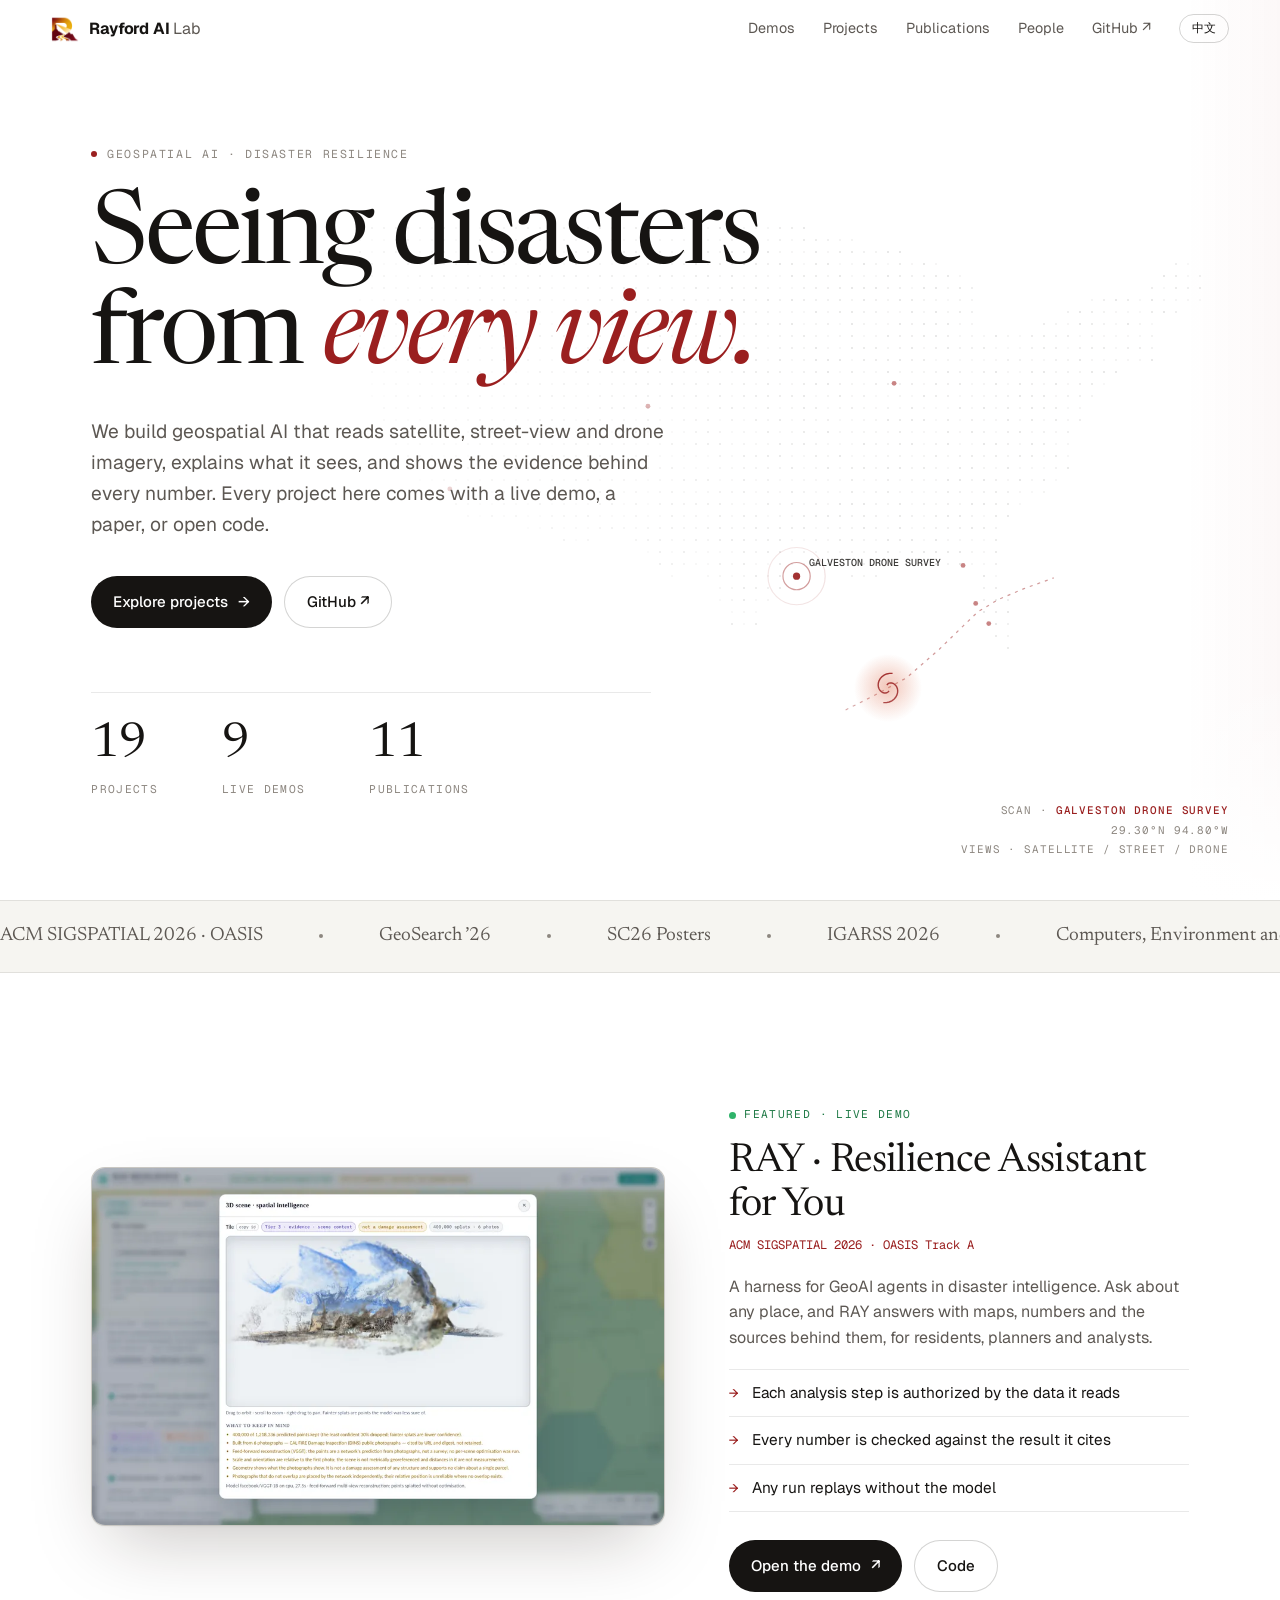
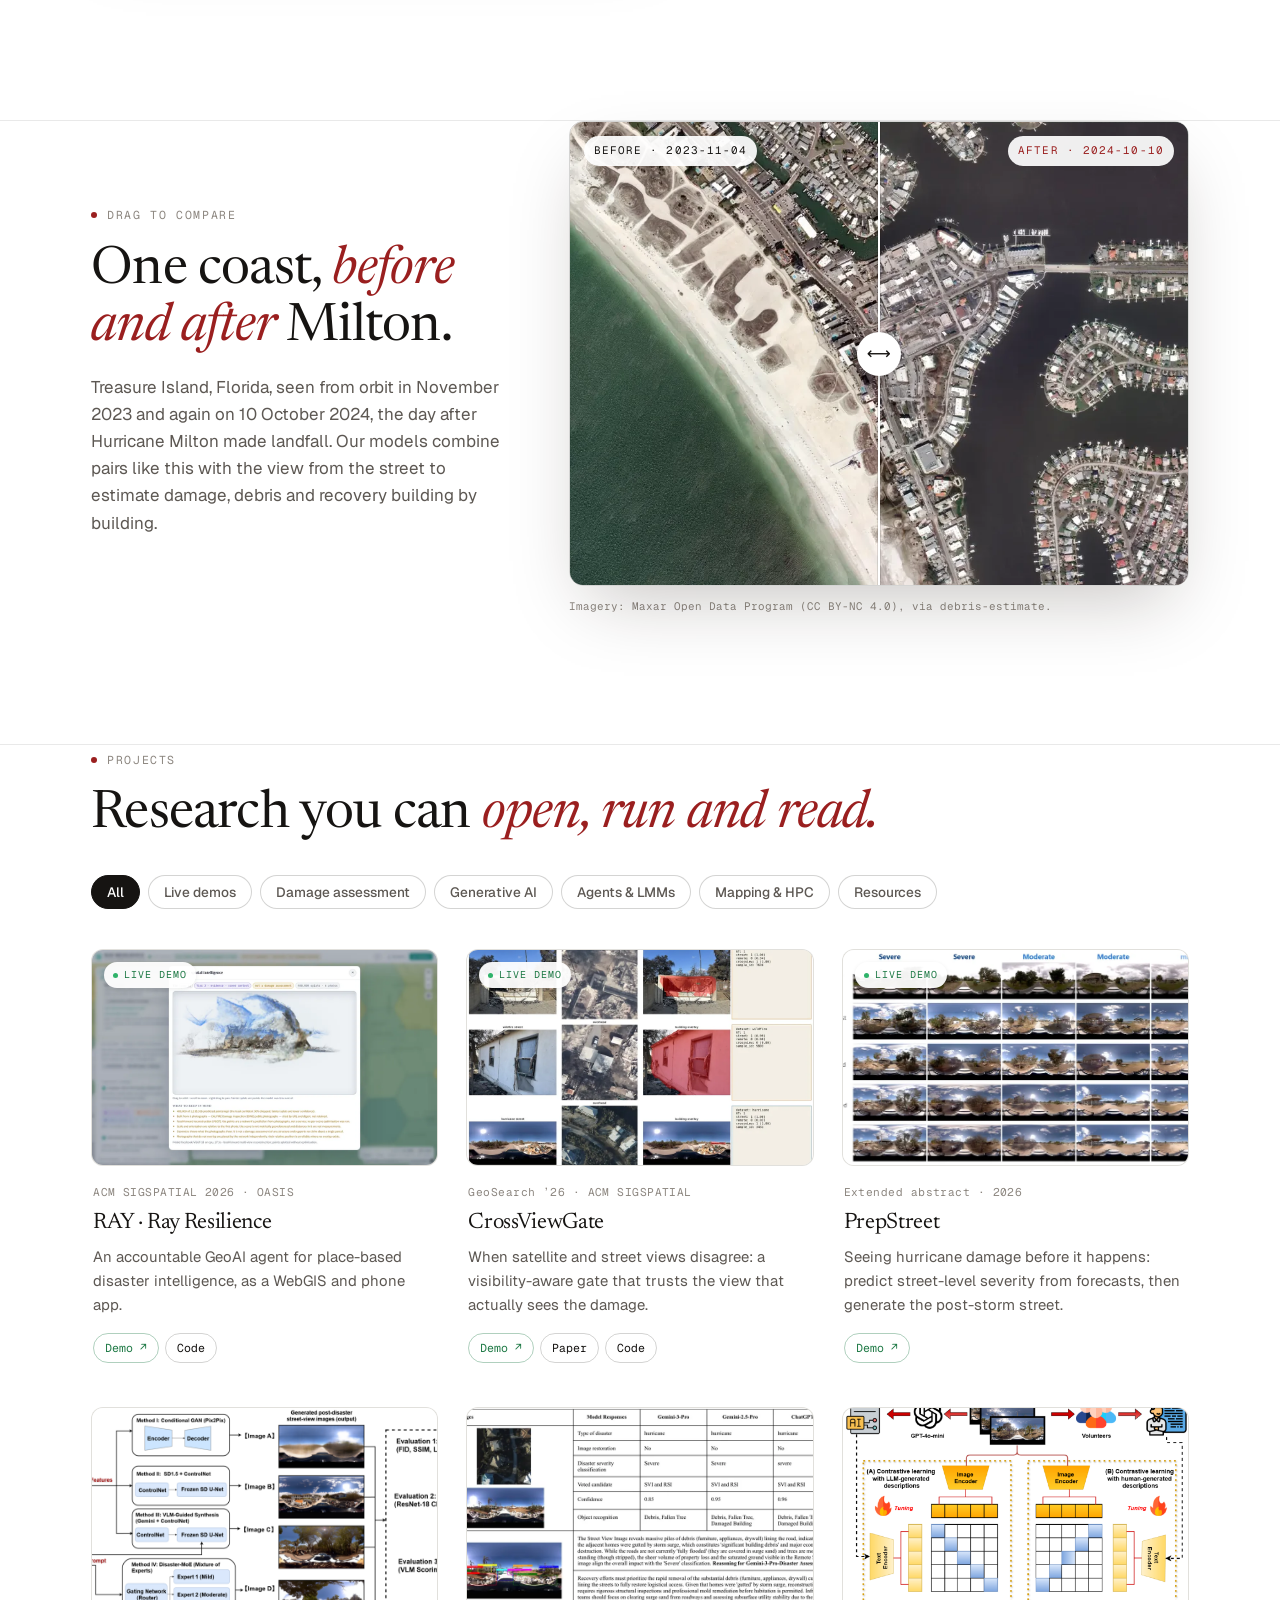
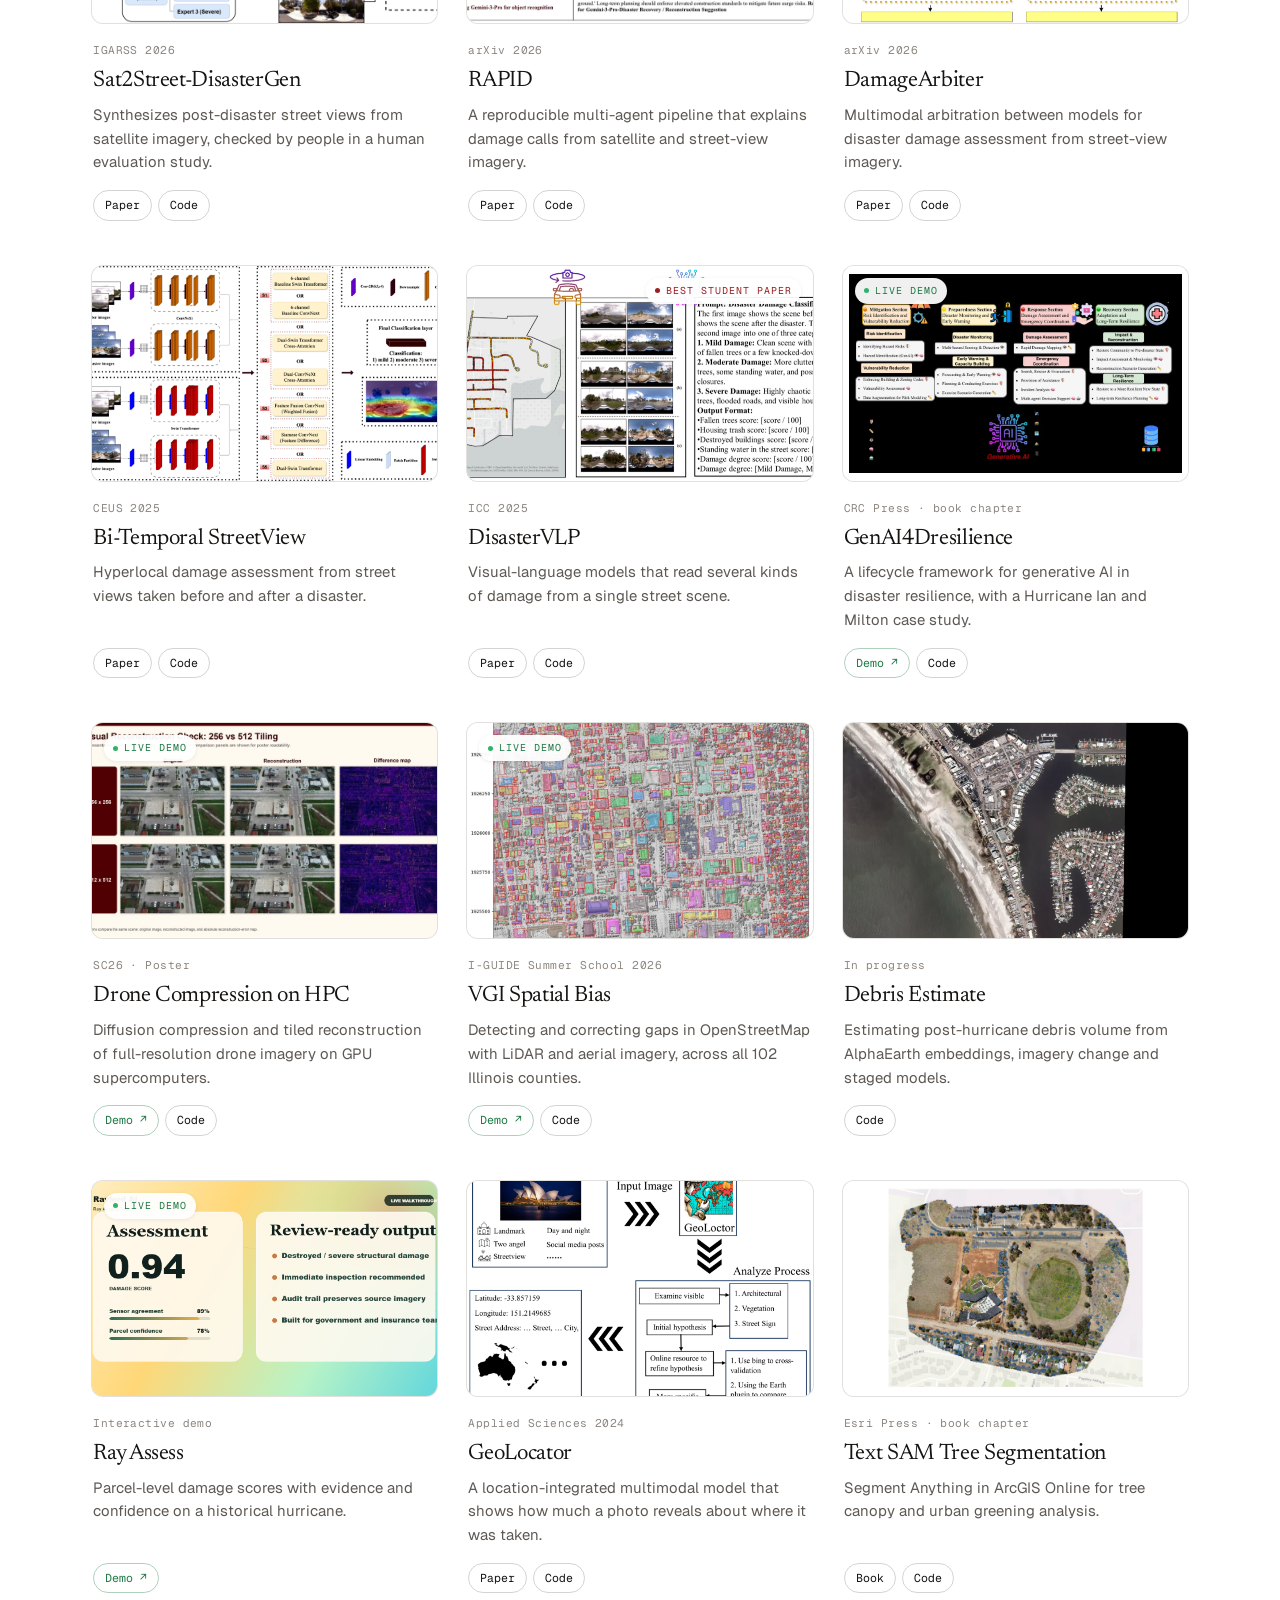
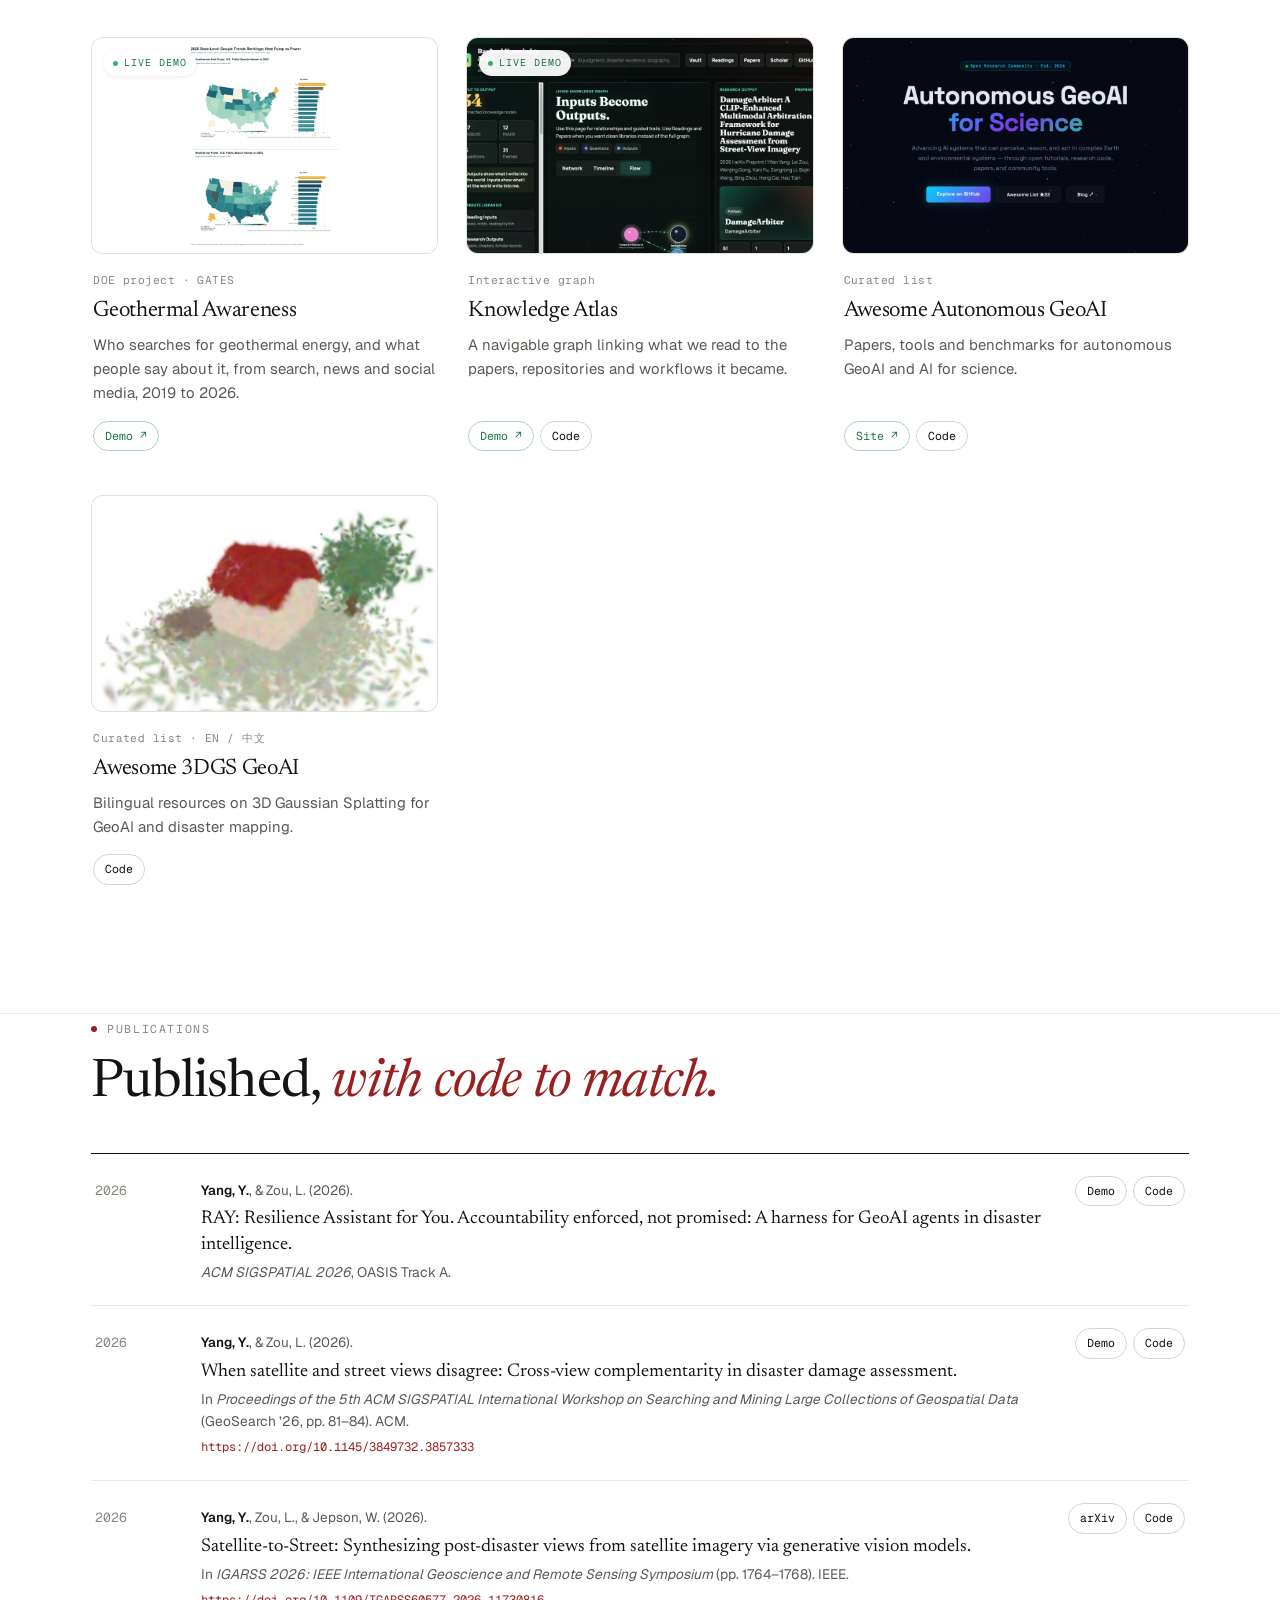
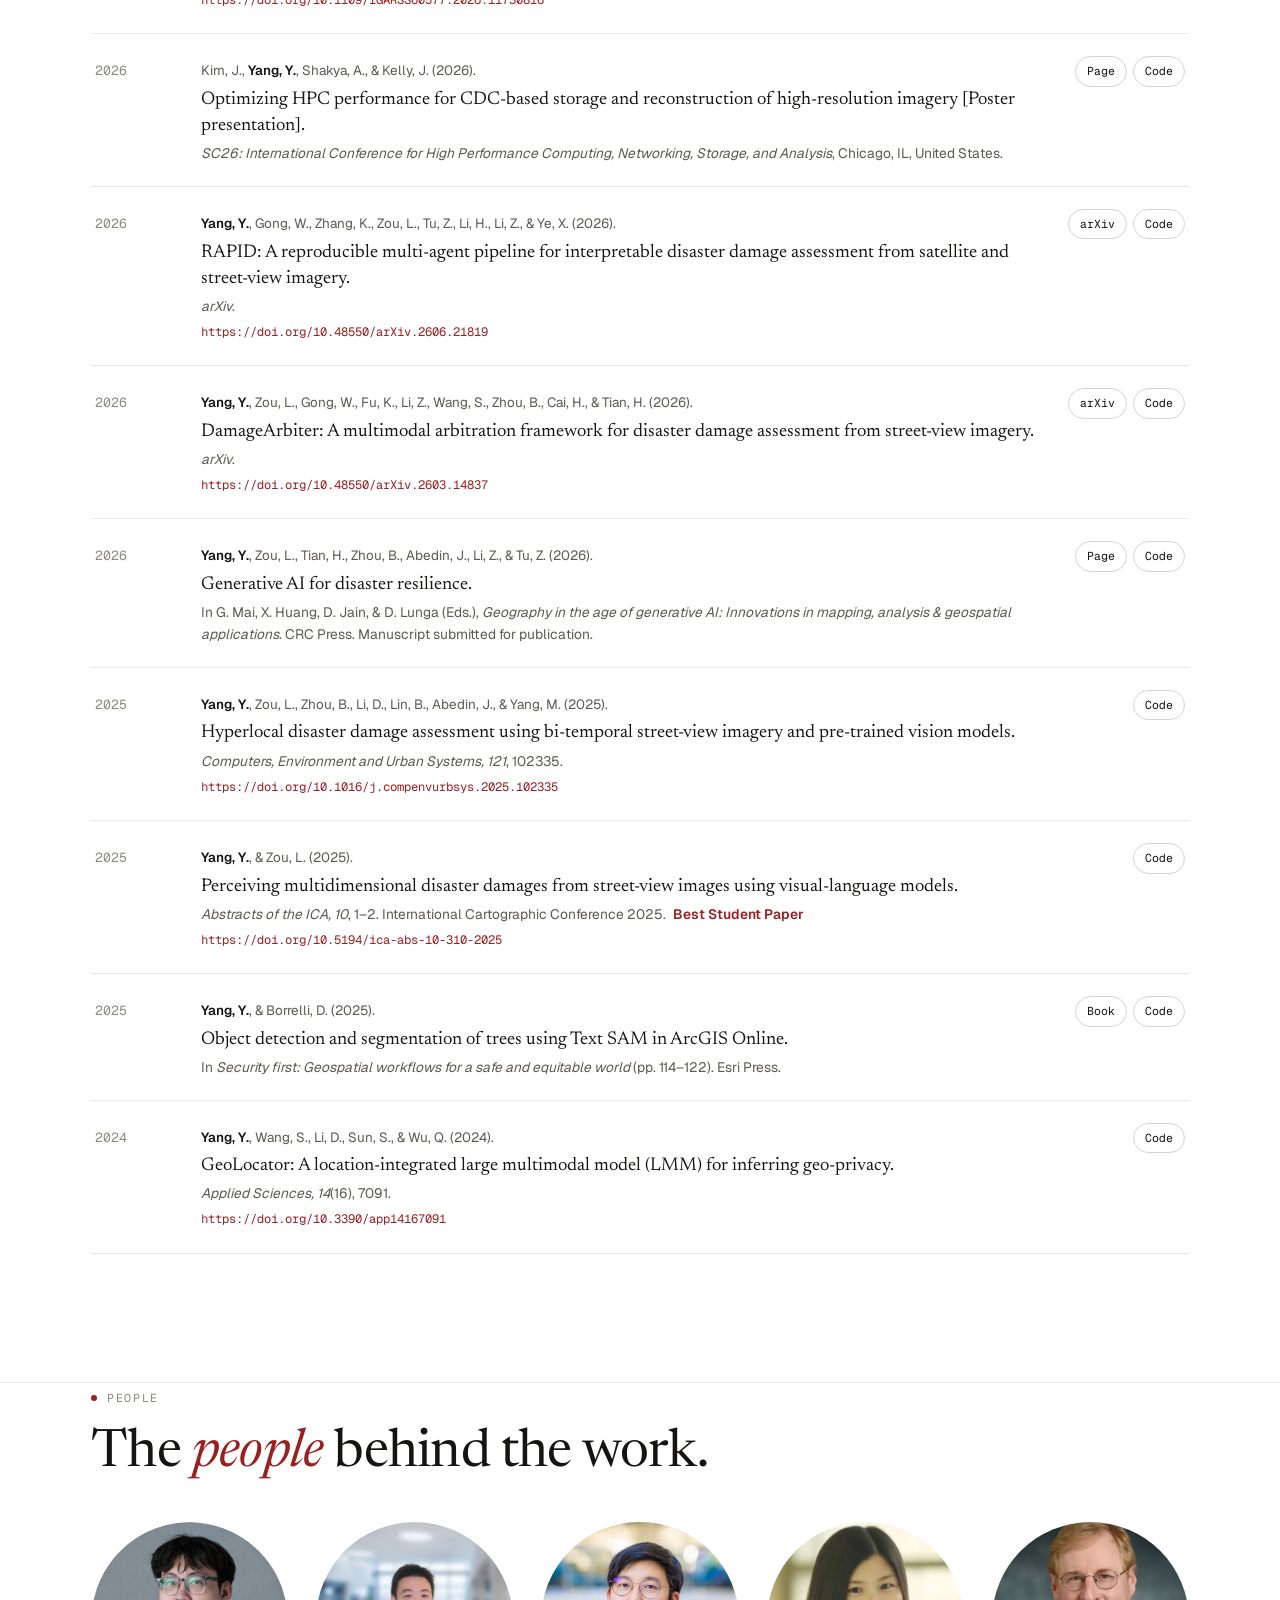
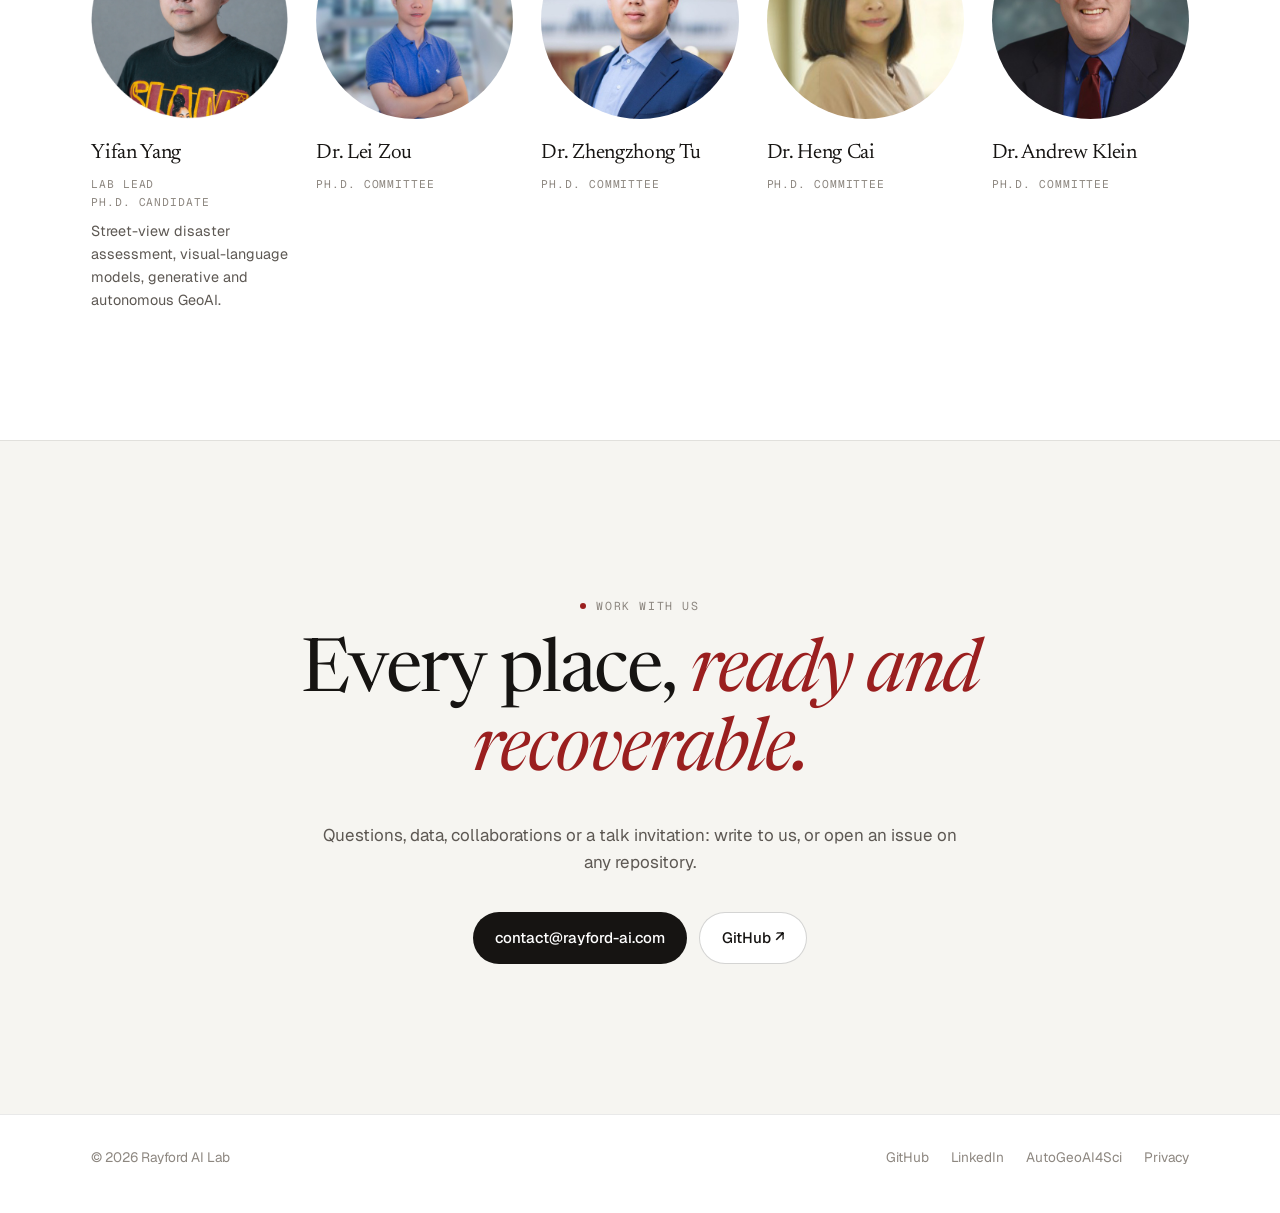
<file: index.html>
<!DOCTYPE html>
<html lang="en">
<head>
  <meta charset="utf-8">
  <meta name="viewport" content="width=device-width, initial-scale=1">
  <title>Rayford AI Lab</title>
  <meta name="description" content="Rayford AI Lab builds geospatial AI for disaster resilience: satellite, street-view and drone imagery read by models that show their evidence. Live demos, papers and code.">
  <meta property="og:type" content="website">
  <meta property="og:url" content="https://rayford-ai.com">
  <meta property="og:title" content="Rayford AI Lab">
  <meta property="og:description" content="Geospatial AI for disaster resilience. Live demos, papers and open code.">
  <meta property="og:image" content="https://rayford-ai.com/assets/brand/og-image.png">
  <meta name="theme-color" content="#ffffff">
  <link rel="canonical" href="https://rayford-ai.com">
  <link rel="icon" href="assets/brand/lab-mark.png" type="image/png">
  <link rel="apple-touch-icon" href="assets/brand/official/rayford-logo-github.png">
  <link rel="preconnect" href="https://fonts.googleapis.com">
  <link rel="preconnect" href="https://fonts.gstatic.com" crossorigin>
  <link href="https://fonts.googleapis.com/css2?family=Newsreader:ital,opsz,wght@0,6..72,300..600;1,6..72,300..500&family=Geist:wght@300..700&family=Geist+Mono:wght@400;500&family=Noto+Sans+SC:wght@400;500;700&family=Noto+Serif+SC:wght@500;700&display=swap" rel="stylesheet">
  <script defer data-domain="rayford-ai.com" src="https://plausible.io/js/script.js"></script>
  <script>
    try { if (localStorage.getItem('rayford-language') === 'zh') document.documentElement.classList.add('zh'); } catch (e) {}
  </script>
  <style>
    :root {
      --bg: #ffffff;
      --bg2: #f6f5f1;
      --card: #ffffff;
      --line: rgba(20, 18, 16, .09);
      --line-hi: rgba(20, 18, 16, .18);
      --text: #161412;
      --muted: #5d5853;
      --dim: #8d8780;
      --accent: #9a1f1f;
      --accent-soft: rgba(154, 31, 31, .07);
      --green: #1f7a46;
      --display: 'Newsreader', 'Noto Serif SC', Georgia, serif;
      --sans: 'Geist', 'Noto Sans SC', system-ui, sans-serif;
      --mono: 'Geist Mono', ui-monospace, monospace;
      --gutter: clamp(16px, 4vw, 64px);
      --max: 1200px;
      --ease: cubic-bezier(.2, .8, .2, 1);
    }
    *, *::before, *::after { box-sizing: border-box; margin: 0; padding: 0; }
    html { scroll-behavior: smooth; scroll-padding-top: 72px; }
    body {
      background: var(--bg);
      color: var(--text);
      font-family: var(--sans);
      font-size: 16px;
      line-height: 1.6;
      overflow-x: hidden;
      -webkit-font-smoothing: antialiased;
    }
    html.zh body { line-height: 1.75; }
    html:not(.zh) .zh, html.zh .en { display: none !important; }
    a { color: inherit; text-decoration: none; }
    img, video { display: block; max-width: 100%; }
    ::selection { background: var(--text); color: #fff; }
    :focus-visible { outline: 2px solid var(--accent); outline-offset: 3px; }

    .wrap { width: 100%; max-width: var(--max); margin: 0 auto; padding: 0 var(--gutter); position: relative; z-index: 1; }
    .eyebrow {
      font-family: var(--mono); font-size: .72rem; letter-spacing: .14em; text-transform: uppercase;
      color: var(--dim); display: inline-flex; align-items: center; gap: 10px;
    }
    .eyebrow::before { content: ''; width: 6px; height: 6px; border-radius: 50%; background: var(--accent); }
    h1, h2, h3 { font-family: var(--display); font-weight: 400; color: var(--text); letter-spacing: -.015em; }
    html.zh h1, html.zh h2, html.zh h3 { letter-spacing: 0; font-weight: 500; }
    h2 { font-size: clamp(2rem, 4.2vw, 3.3rem); line-height: 1.08; margin: 16px 0 18px; }
    h2 em, h1 em { font-style: italic; color: var(--accent); }
    html.zh h2 em, html.zh h1 em { font-style: normal; }
    .lede { color: var(--muted); max-width: 640px; font-size: 1.06rem; }
    section { position: relative; padding: clamp(80px, 10vw, 128px) 0; }
    section + section { border-top: 1px solid var(--line); }

    /* header */
    .nav {
      position: fixed; top: 0; left: 0; right: 0; z-index: 50;
      display: flex; align-items: center; justify-content: space-between; gap: 16px;
      padding: 14px var(--gutter); transition: background .3s, border-color .3s;
      border-bottom: 1px solid transparent;
    }
    .nav.scrolled { background: rgba(255,255,255,.86); backdrop-filter: blur(14px) saturate(1.4); -webkit-backdrop-filter: blur(14px) saturate(1.4); border-color: var(--line); }
    .brand { display: flex; align-items: center; gap: 10px; font-family: var(--sans); font-size: 1rem; font-weight: 600; letter-spacing: -.01em; white-space: nowrap; }
    .brand img { width: 28px; height: 28px; }
    .brand i { font-style: normal; font-weight: 400; color: var(--muted); }
    .nav-links { display: flex; align-items: center; gap: 28px; font-size: .9rem; color: var(--muted); }
    .nav-links a { transition: color .2s; }
    .nav-links a:hover { color: var(--text); }
    .lang {
      font-family: var(--mono); font-size: .74rem; border: 1px solid var(--line-hi); border-radius: 999px;
      padding: 5px 12px; color: var(--text); background: transparent; cursor: pointer; transition: all .2s;
    }
    .lang:hover { background: var(--text); color: #fff; border-color: var(--text); }
    @media (max-width: 820px) { .nav-links a:not(.keep) { display: none; } .nav-links { gap: 14px; } }

    /* hero */
    .hero { min-height: 100vh; min-height: 100svh; display: flex; align-items: center; padding: 120px 0 80px; overflow: hidden; }
    #map { position: absolute; inset: 0; width: 100%; height: 100%; z-index: 0; }
    .hero::after {
      content: ''; position: absolute; inset: 0; z-index: 0; pointer-events: none;
      background: radial-gradient(ellipse 50% 60% at 16% 55%, rgba(255,255,255,.94), rgba(255,255,255,.4) 70%, transparent),
                  linear-gradient(to bottom, transparent 75%, var(--bg));
    }
    .hero .wrap { z-index: 2; }
    .hero h1 { font-size: clamp(2.9rem, 8vw, 6.8rem); line-height: .98; margin: 24px 0 28px; max-width: 900px; letter-spacing: -.03em; }
    html.zh .hero h1 { line-height: 1.15; letter-spacing: 0; }
    .hero .lede { font-size: clamp(1.05rem, 1.5vw, 1.22rem); max-width: 580px; }
    .cta { display: flex; flex-wrap: wrap; gap: 12px; margin-top: 36px; }
    .btn {
      display: inline-flex; align-items: center; gap: 10px; padding: 13px 22px; border-radius: 999px;
      font-weight: 500; font-size: .94rem; transition: transform .2s, background .2s, border-color .2s, color .2s;
    }
    .btn-primary { background: var(--text); color: #fff; }
    .btn-primary:hover { background: var(--accent); transform: translateY(-1px); }
    .btn-ghost { border: 1px solid var(--line-hi); color: var(--text); background: #fff; }
    .btn-ghost:hover { border-color: var(--text); }
    .stats { display: flex; flex-wrap: wrap; gap: clamp(28px, 5vw, 64px); margin-top: 64px; padding-top: 28px; border-top: 1px solid var(--line); max-width: 560px; }
    .stat b { display: block; font-family: var(--display); font-size: clamp(2.2rem, 4vw, 3rem); font-weight: 400; line-height: 1; margin-bottom: 6px; }
    .stat span { font-family: var(--mono); font-size: .7rem; letter-spacing: .12em; text-transform: uppercase; color: var(--dim); }
    .hud {
      position: absolute; right: var(--gutter); bottom: 40px; z-index: 2; font-family: var(--mono); font-size: .68rem;
      color: var(--dim); text-align: right; line-height: 1.8; letter-spacing: .08em;
    }
    .hud b { color: var(--accent); font-weight: 500; }
    @media (max-width: 820px) { .hud { display: none; } #map { opacity: .5; } }

    /* marquee */
    .marquee { border-block: 1px solid var(--line); overflow: hidden; padding: 20px 0; background: var(--bg2); position: relative; z-index: 1; }
    .marquee-track { display: flex; gap: 56px; width: max-content; animation: scroll 50s linear infinite; }
    .marquee-track span { font-family: var(--display); font-size: 1.2rem; color: var(--muted); white-space: nowrap; display: flex; align-items: center; gap: 56px; }
    .marquee-track span::after { content: ''; width: 4px; height: 4px; border-radius: 50%; background: var(--dim); }
    @keyframes scroll { to { transform: translateX(-50%); } }
    .marquee + section { border-top: 0; }

    /* featured */
    .feature { display: grid; grid-template-columns: 1.25fr 1fr; gap: clamp(28px, 5vw, 72px); align-items: center; }
    .screen {
      position: relative; border-radius: 14px; overflow: hidden; border: 1px solid var(--line-hi);
      box-shadow: 0 1px 2px rgba(0,0,0,.04), 0 30px 70px -20px rgba(30,20,10,.25);
      background: #f1efea; aspect-ratio: 16 / 10;
    }
    .screen video { width: 100%; height: 100%; object-fit: cover; }
    .screen .bar { display: none; }
    .live { display: inline-flex; align-items: center; gap: 8px; font-family: var(--mono); font-size: .7rem; letter-spacing: .12em; color: var(--green); text-transform: uppercase; }
    .live::before { content: ''; width: 7px; height: 7px; border-radius: 50%; background: #2fb36a; animation: ping 1.8s infinite; }
    @keyframes ping { 0% { box-shadow: 0 0 0 0 rgba(47,179,106,.5); } 70% { box-shadow: 0 0 0 9px rgba(47,179,106,0); } 100% { box-shadow: 0 0 0 0 rgba(47,179,106,0); } }
    .feature h3 { font-size: clamp(1.8rem, 3.2vw, 2.5rem); line-height: 1.1; margin: 14px 0 8px; }
    .feature .venue { font-family: var(--mono); font-size: .76rem; color: var(--accent); margin-bottom: 18px; }
    .feature p { color: var(--muted); margin-bottom: 14px; }
    .checks { list-style: none; margin: 18px 0 28px; display: grid; gap: 0; border-top: 1px solid var(--line); }
    .checks li { display: flex; gap: 14px; font-size: .96rem; padding: 11px 0; border-bottom: 1px solid var(--line); }
    .checks li::before { content: '→'; color: var(--accent); font-family: var(--mono); }
    @media (max-width: 900px) { .feature { grid-template-columns: 1fr; } }

    /* before / after */
    .ba-grid { display: grid; grid-template-columns: 1fr 1.5fr; gap: clamp(28px, 5vw, 72px); align-items: center; }
    .ba {
      position: relative; aspect-ratio: 4 / 3; border-radius: 14px; overflow: hidden; border: 1px solid var(--line-hi);
      cursor: ew-resize; user-select: none; -webkit-user-select: none; touch-action: pan-y;
      box-shadow: 0 30px 70px -20px rgba(30,20,10,.25);
    }
    .ba img { position: absolute; inset: 0; width: 100%; height: 100%; object-fit: cover; pointer-events: none; }
    .ba .after { clip-path: inset(0 0 0 var(--pos, 50%)); }
    .ba .handle { position: absolute; top: 0; bottom: 0; left: var(--pos, 50%); width: 2px; background: #fff; transform: translateX(-1px); box-shadow: 0 0 0 1px rgba(0,0,0,.12); }
    .ba .handle::after {
      content: '⟷'; position: absolute; top: 50%; left: 50%; transform: translate(-50%, -50%);
      width: 44px; height: 44px; border-radius: 50%; display: grid; place-items: center;
      background: #fff; color: var(--text); font-size: 1.05rem; box-shadow: 0 6px 20px rgba(0,0,0,.25);
    }
    .ba .lbl { position: absolute; top: 14px; font-family: var(--mono); font-size: .68rem; letter-spacing: .1em; padding: 6px 10px; border-radius: 999px; background: rgba(255,255,255,.92); color: var(--text); }
    .ba .lbl.l { left: 14px; } .ba .lbl.r { right: 14px; color: var(--accent); }
    .credit { font-family: var(--mono); font-size: .68rem; color: var(--dim); margin-top: 12px; }
    @media (max-width: 900px) { .ba-grid { grid-template-columns: 1fr; } }

    /* projects */
    .filters { display: flex; flex-wrap: wrap; gap: 8px; margin: 32px 0 40px; }
    .chip {
      font: 500 .85rem var(--sans); color: var(--muted); background: #fff; cursor: pointer;
      border: 1px solid var(--line-hi); border-radius: 999px; padding: 7px 15px; transition: all .2s;
    }
    .chip:hover { color: var(--text); border-color: var(--text); }
    .chip.on { background: var(--text); color: #fff; border-color: var(--text); }
    .grid { display: grid; grid-template-columns: repeat(auto-fill, minmax(min(100%, 340px), 1fr)); gap: 44px 28px; }
    .card { position: relative; display: flex; flex-direction: column; transition: opacity .9s var(--ease), transform .9s var(--ease); }
    .card.hide { display: none; }
    .thumb { position: relative; aspect-ratio: 16 / 10; overflow: hidden; background: var(--bg2); border-radius: 12px; border: 1px solid var(--line); }
    .thumb img { width: 100%; height: 100%; object-fit: cover; transition: transform .7s var(--ease); }
    .thumb.contain img { object-fit: contain; background: #fff; padding: 6px; }
    .card:hover .thumb img { transform: scale(1.04); }
    .badge { position: absolute; top: 12px; left: 12px; display: inline-flex; align-items: center; gap: 6px; font-family: var(--mono); font-size: .62rem; letter-spacing: .1em; text-transform: uppercase; padding: 5px 9px; border-radius: 999px; background: rgba(255,255,255,.94); color: var(--green); box-shadow: 0 1px 4px rgba(0,0,0,.08); }
    .badge::before { content: ''; width: 5px; height: 5px; border-radius: 50%; background: #2fb36a; }
    .badge.award { left: auto; right: 12px; color: var(--accent); }
    .badge.award::before { background: var(--accent); }
    .glyph { display: grid; place-items: center; height: 100%; font-family: var(--display); font-style: italic; font-size: 2.8rem; color: var(--text);
      background: radial-gradient(circle at 25% 30%, rgba(154,31,31,.10), transparent 55%), radial-gradient(circle at 80% 80%, rgba(242,179,61,.16), transparent 50%), var(--bg2); }
    .body { padding: 18px 2px 0; display: flex; flex-direction: column; flex: 1; }
    .tag { font-family: var(--mono); font-size: .7rem; color: var(--dim); letter-spacing: .04em; margin-bottom: 8px; }
    .card h3 { font-size: 1.4rem; line-height: 1.2; margin-bottom: 8px; }
    .card:hover h3 { color: var(--accent); }
    .card p { color: var(--muted); font-size: .93rem; flex: 1; }
    .links { display: flex; flex-wrap: wrap; gap: 6px; margin-top: 16px; }
    .links a { font-family: var(--mono); font-size: .72rem; padding: 5px 11px; border-radius: 999px; border: 1px solid var(--line-hi); color: var(--text); transition: all .2s; white-space: nowrap; }
    .links a:hover { background: var(--text); color: #fff; border-color: var(--text); }
    .links a.demo { border-color: rgba(31,122,70,.35); color: var(--green); }
    .links a.demo:hover { background: var(--green); color: #fff; border-color: var(--green); }

    /* publications */
    .pubs { list-style: none; margin-top: 40px; border-top: 1px solid var(--text); }
    .pubs li { display: grid; grid-template-columns: 90px 1fr auto; gap: 20px; align-items: baseline; padding: 22px 0; border-bottom: 1px solid var(--line); transition: background .25s, opacity .9s, transform .9s; }
    .pubs li:hover { background: var(--bg2); }
    .pubs .yr { font-family: var(--mono); color: var(--dim); font-size: .82rem; padding-left: 4px; }
    .pubs .t { font-family: var(--display); font-size: 1.16rem; line-height: 1.35; }
    .pubs .v { display: block; font-family: var(--sans); font-size: .86rem; color: var(--muted); margin-top: 4px; }
    .pubs .au { display: block; font-family: var(--sans); font-size: .84rem; color: var(--muted); margin-bottom: 4px; }
    .pubs .au .me { color: var(--text); font-weight: 600; }
    .pubs .v i { font-style: italic; }
    .pubs .v .award { color: var(--accent); font-weight: 600; margin-left: 4px; white-space: nowrap; }
    .pubs .doi { display: inline-block; margin-top: 6px; font-family: var(--mono); font-size: .76rem; color: var(--accent); text-decoration: none; border-bottom: 1px solid transparent; word-break: break-all; }
    .pubs .doi:hover { border-bottom-color: var(--accent); }
    .pubs .links { margin: 0; flex-wrap: nowrap; padding-right: 4px; }
    @media (max-width: 700px) { .pubs li { grid-template-columns: 1fr; gap: 8px; } .pubs .links { flex-wrap: wrap; } }

    /* people */
    .people { display: grid; grid-template-columns: repeat(auto-fill, minmax(min(100%, 170px), 1fr)); gap: 28px; margin-top: 40px; }
    .person .ph { aspect-ratio: 1; width: min(100%, 200px); border-radius: 50%; overflow: hidden; margin-bottom: 18px; background: var(--bg2); }
    .person .ph img { width: 100%; height: 100%; object-fit: cover; transition: transform .6s; }
    .person:hover .ph img { transform: scale(1.04); }
    .person h3 { font-size: 1.3rem; }
    .person:hover h3 { color: var(--accent); }
    .person .role { font-family: var(--mono); font-size: .7rem; color: var(--dim); letter-spacing: .08em; margin: 6px 0 8px; }
    .person p { color: var(--muted); font-size: .9rem; }

    /* closing + footer */
    .closing { text-align: center; padding: clamp(90px, 12vw, 150px) 0; background: var(--bg2); }
    .closing h2 { font-size: clamp(2.4rem, 6vw, 4.6rem); max-width: 900px; margin: 18px auto 28px; letter-spacing: -.025em; }
    .closing .cta { justify-content: center; }
    footer { border-top: 1px solid var(--line); padding: 32px 0 44px; color: var(--dim); font-size: .85rem; position: relative; z-index: 1; }
    footer .wrap { display: flex; flex-wrap: wrap; gap: 18px; justify-content: space-between; align-items: center; }
    footer nav { display: flex; flex-wrap: wrap; gap: 22px; }
    footer a:hover { color: var(--text); }

    /* reveal */
    .reveal { opacity: 0; transform: translateY(20px); transition: opacity .9s var(--ease), transform .9s var(--ease); }
    .reveal.in { opacity: 1; transform: none; }
    @media (prefers-reduced-motion: reduce) {
      *, *::before, *::after { animation: none !important; transition: none !important; scroll-behavior: auto !important; }
      .reveal { opacity: 1; transform: none; }
    }
  </style>
</head>
<body>
  <header class="nav" id="nav">
    <a class="brand" href="#top" aria-label="Rayford AI Lab home">
      <img src="assets/brand/lab-mark.png" alt="">
      <span><b>Rayford AI</b> <i>Lab</i></span>
    </a>
    <nav class="nav-links" aria-label="Sections">
      <a href="#featured"><span class="en">Demos</span><span class="zh">演示</span></a>
      <a href="#projects"><span class="en">Projects</span><span class="zh">项目</span></a>
      <a href="#publications"><span class="en">Publications</span><span class="zh">论文</span></a>
      <a href="#people"><span class="en">People</span><span class="zh">成员</span></a>
      <a class="keep" href="https://github.com/Rayford-AI" target="_blank" rel="noopener">GitHub ↗</a>
      <button class="lang" id="lang" type="button" aria-label="Switch language / 切换语言"><span class="en">中文</span><span class="zh">EN</span></button>
    </nav>
  </header>

  <main id="top">
    <section class="hero">
      <canvas id="map" aria-hidden="true"></canvas>
      <div class="wrap">
        <div class="eyebrow reveal"><span class="en">Geospatial AI · Disaster Resilience</span><span class="zh">地理空间 AI · 灾害韧性</span></div>
        <h1 class="reveal">
          <span class="en">Seeing disasters<br>from <em>every view.</em></span>
          <span class="zh">从<em>每一个视角</em><br>看见灾害。</span>
        </h1>
        <p class="lede reveal">
          <span class="en">We build geospatial AI that reads satellite, street-view and drone imagery, explains what it sees, and shows the evidence behind every number. Every project here comes with a live demo, a paper, or open code.</span>
          <span class="zh">我们研究能读懂卫星、街景与无人机影像的地理空间 AI：说清它看到了什么，并给出每一个数字背后的证据。这里的每个项目都附有在线演示、论文或开源代码。</span>
        </p>
        <div class="cta reveal">
          <a class="btn btn-primary" href="#projects"><span class="en">Explore projects</span><span class="zh">浏览项目</span> →</a>
          <a class="btn btn-ghost" href="https://github.com/Rayford-AI" target="_blank" rel="noopener">GitHub ↗</a>
        </div>
        <div class="stats reveal">
          <div class="stat"><b data-count="projects">0</b><span class="en">Projects</span><span class="zh">项目</span></div>
          <div class="stat"><b data-count="demos">0</b><span class="en">Live demos</span><span class="zh">在线演示</span></div>
          <div class="stat"><b data-count="pubs">0</b><span class="en">Publications</span><span class="zh">论文与著作</span></div>
        </div>
      </div>
      <div class="hud" aria-hidden="true">
        <div>SCAN · <b id="hud-event">HURRICANE MILTON 2024</b></div>
        <div id="hud-coord">27.77°N 82.75°W</div>
        <div>VIEWS · SATELLITE / STREET / DRONE</div>
      </div>
    </section>

    <div class="marquee" aria-hidden="true">
      <div class="marquee-track">
        <span>ACM SIGSPATIAL 2026 · OASIS</span><span>GeoSearch ’26</span><span>SC26 Posters</span><span>IGARSS 2026</span><span>Computers, Environment and Urban Systems</span><span>ICC 2025 · Best Student Paper</span><span>CRC Press</span><span>Esri Press</span><span>Applied Sciences</span>
        <span>ACM SIGSPATIAL 2026 · OASIS</span><span>GeoSearch ’26</span><span>SC26 Posters</span><span>IGARSS 2026</span><span>Computers, Environment and Urban Systems</span><span>ICC 2025 · Best Student Paper</span><span>CRC Press</span><span>Esri Press</span><span>Applied Sciences</span>
      </div>
    </div>

    <section id="featured">
      <div class="wrap feature">
        <div class="screen reveal">
          <video src="assets/projects/ray-resilience-loop.mp4" poster="assets/projects/ray-resilience.webp" autoplay muted loop playsinline preload="metadata" aria-label="Ray Resilience demo recording"></video>
          <div class="bar"><i></i><i></i><i></i></div>
        </div>
        <div class="reveal">
          <div class="live"><span class="en">Featured · live demo</span><span class="zh">重点项目 · 在线演示</span></div>
          <h3>RAY · Resilience Assistant for You</h3>
          <div class="venue">ACM SIGSPATIAL 2026 · OASIS Track A</div>
          <p class="en">A harness for GeoAI agents in disaster intelligence. Ask about any place, and RAY answers with maps, numbers and the sources behind them, for residents, planners and analysts.</p>
          <p class="zh">面向灾害情报的 GeoAI 智能体框架。问任何一个地方，RAY 都会用地图、数字和背后的数据来源回答，服务居民、规划者和分析师。</p>
          <ul class="checks">
            <li><span class="en">Each analysis step is authorized by the data it reads</span><span class="zh">每一步分析都由它读取的数据授权</span></li>
            <li><span class="en">Every number is checked against the result it cites</span><span class="zh">每个数字都与它引用的结果逐一核对</span></li>
            <li><span class="en">Any run replays without the model</span><span class="zh">任何一次运行都能脱离模型重放</span></li>
          </ul>
          <div class="cta" style="margin-top:0">
            <a class="btn btn-primary" href="https://rayford295.github.io/ray-resilience/" target="_blank" rel="noopener"><span class="en">Open the demo</span><span class="zh">打开演示</span> ↗</a>
            <a class="btn btn-ghost" href="https://github.com/Rayford-AI/ray-resilience" target="_blank" rel="noopener"><span class="en">Code</span><span class="zh">代码</span></a>
          </div>
        </div>
      </div>
    </section>

    <section style="padding-top:0">
      <div class="wrap ba-grid">
        <div class="reveal">
          <div class="eyebrow"><span class="en">Drag to compare</span><span class="zh">拖动对比</span></div>
          <h2><span class="en">One coast, <em>before and after</em> Milton.</span><span class="zh">同一段海岸，<em>飓风米尔顿</em>前后。</span></h2>
          <p class="lede">
            <span class="en">Treasure Island, Florida, seen from orbit in November 2023 and again on 10 October 2024, the day after Hurricane Milton made landfall. Our models combine pairs like this with the view from the street to estimate damage, debris and recovery building by building.</span>
            <span class="zh">佛罗里达州 Treasure Island，2023 年 11 月与 2024 年 10 月 10 日（飓风米尔顿登陆次日）的卫星影像。我们的模型把这样的影像对和街景结合起来，逐栋估算损毁、废墟量与恢复情况。</span>
          </p>
        </div>
        <div class="reveal">
          <div class="ba" id="ba" role="slider" aria-label="Before and after comparison" aria-valuemin="0" aria-valuemax="100" aria-valuenow="50" tabindex="0">
            <img src="assets/projects/milton-pre.webp" alt="Treasure Island, Florida, before Hurricane Milton" loading="lazy">
            <img class="after" src="assets/projects/milton-post.webp" alt="Treasure Island, Florida, after Hurricane Milton" loading="lazy">
            <div class="handle"></div>
            <span class="lbl l"><span class="en">BEFORE · 2023-11-04</span><span class="zh">灾前 · 2023-11-04</span></span>
            <span class="lbl r"><span class="en">AFTER · 2024-10-10</span><span class="zh">灾后 · 2024-10-10</span></span>
          </div>
          <div class="credit">Imagery: Maxar Open Data Program (CC BY-NC 4.0), via debris-estimate.</div>
        </div>
      </div>
    </section>

    <section id="projects" style="padding-top:0">
      <div class="wrap">
        <div class="eyebrow reveal"><span class="en">Projects</span><span class="zh">项目</span></div>
        <h2 class="reveal"><span class="en">Research you can <em>open, run and read.</em></span><span class="zh">可以<em>打开、运行、细读</em>的研究。</span></h2>
        <div class="filters reveal" role="group" aria-label="Filter projects">
          <button class="chip on" data-f="all" aria-pressed="true"><span class="en">All</span><span class="zh">全部</span></button>
          <button class="chip" data-f="demo" aria-pressed="false"><span class="en">Live demos</span><span class="zh">在线演示</span></button>
          <button class="chip" data-f="assess" aria-pressed="false"><span class="en">Damage assessment</span><span class="zh">损毁评估</span></button>
          <button class="chip" data-f="gen" aria-pressed="false"><span class="en">Generative AI</span><span class="zh">生成式 AI</span></button>
          <button class="chip" data-f="agents" aria-pressed="false"><span class="en">Agents &amp; LMMs</span><span class="zh">智能体与多模态大模型</span></button>
          <button class="chip" data-f="map" aria-pressed="false"><span class="en">Mapping &amp; HPC</span><span class="zh">制图与高性能计算</span></button>
          <button class="chip" data-f="res" aria-pressed="false"><span class="en">Resources</span><span class="zh">资源</span></button>
        </div>

        <div class="grid" id="grid">
          <article class="card reveal" data-t="agents demo">
            <a class="thumb" href="https://rayford295.github.io/ray-resilience/" target="_blank" rel="noopener"><img src="assets/projects/ray-resilience.webp" alt="RAY web app" loading="lazy"><span class="badge">Live demo</span></a>
            <div class="body"><div class="tag">ACM SIGSPATIAL 2026 · OASIS</div><h3>RAY · Ray Resilience</h3>
              <p><span class="en">An accountable GeoAI agent for place-based disaster intelligence, as a WebGIS and phone app.</span><span class="zh">可问责的 GeoAI 智能体，提供面向具体地点的灾害情报，网页与手机端皆可用。</span></p>
              <div class="links"><a class="demo" href="https://rayford295.github.io/ray-resilience/" target="_blank" rel="noopener">Demo ↗</a><a href="https://github.com/Rayford-AI/ray-resilience" target="_blank" rel="noopener">Code</a></div></div>
          </article>

          <article class="card reveal" data-t="assess demo">
            <a class="thumb" href="https://rayford295.github.io/CrossViewGate/" target="_blank" rel="noopener"><img src="assets/projects/crossviewgate.webp" alt="CrossViewGate conflict cases" loading="lazy"><span class="badge">Live demo</span></a>
            <div class="body"><div class="tag">GeoSearch ’26 · ACM SIGSPATIAL</div><h3>CrossViewGate</h3>
              <p><span class="en">When satellite and street views disagree: a visibility-aware gate that trusts the view that actually sees the damage.</span><span class="zh">当卫星和街景意见不一时，用可见性感知的门控去信任真正看见损毁的那个视角。</span></p>
              <div class="links"><a class="demo" href="https://rayford295.github.io/CrossViewGate/" target="_blank" rel="noopener">Demo ↗</a><a href="https://dl.acm.org/doi/10.1145/3849732.3857333" target="_blank" rel="noopener">Paper</a><a href="https://github.com/Rayford-AI/CrossViewGate" target="_blank" rel="noopener">Code</a></div></div>
          </article>

          <article class="card reveal" data-t="gen demo">
            <a class="thumb" href="https://rayford295.github.io/PrepStreet/" target="_blank" rel="noopener"><img src="assets/projects/prepstreet.webp" alt="PrepStreet generated street views" loading="lazy"><span class="badge">Live demo</span></a>
            <div class="body"><div class="tag">Extended abstract · 2026</div><h3>PrepStreet</h3>
              <p><span class="en">Seeing hurricane damage before it happens: predict street-level severity from forecasts, then generate the post-storm street.</span><span class="zh">在飓风来临前看见损毁：根据预报预测街道级损毁程度，并生成风暴过后的街景。</span></p>
              <div class="links"><a class="demo" href="https://rayford295.github.io/PrepStreet/" target="_blank" rel="noopener">Demo ↗</a></div></div>
          </article>

          <article class="card reveal" data-t="gen">
            <a class="thumb" href="https://arxiv.org/abs/2603.20697" target="_blank" rel="noopener"><img src="assets/research/satellite-to-street.png" alt="Satellite-to-street generation" loading="lazy"></a>
            <div class="body"><div class="tag">IGARSS 2026</div><h3>Sat2Street-DisasterGen</h3>
              <p><span class="en">Synthesizes post-disaster street views from satellite imagery, checked by people in a human evaluation study.</span><span class="zh">从卫星影像合成灾后街景，并通过人工评测检验真实感。</span></p>
              <div class="links"><a href="https://arxiv.org/abs/2603.20697" target="_blank" rel="noopener">Paper</a><a href="https://github.com/Rayford-AI/Sat2Street-DisasterGen" target="_blank" rel="noopener">Code</a></div></div>
          </article>

          <article class="card reveal" data-t="agents assess">
            <a class="thumb" href="https://arxiv.org/abs/2606.21819" target="_blank" rel="noopener"><img src="assets/projects/rapid.webp" alt="RAPID multi-agent output" loading="lazy"></a>
            <div class="body"><div class="tag">arXiv 2026</div><h3>RAPID</h3>
              <p><span class="en">A reproducible multi-agent pipeline that explains damage calls from satellite and street-view imagery.</span><span class="zh">可复现的多智能体流程，结合卫星与街景影像给出可解释的损毁判断。</span></p>
              <div class="links"><a href="https://arxiv.org/abs/2606.21819" target="_blank" rel="noopener">Paper</a><a href="https://github.com/Rayford-AI/RAPID" target="_blank" rel="noopener">Code</a></div></div>
          </article>

          <article class="card reveal" data-t="assess">
            <a class="thumb" href="https://arxiv.org/abs/2603.14837" target="_blank" rel="noopener"><img src="assets/research/damagearbiter.png" alt="DamageArbiter framework" loading="lazy"></a>
            <div class="body"><div class="tag">arXiv 2026</div><h3>DamageArbiter</h3>
              <p><span class="en">Multimodal arbitration between models for disaster damage assessment from street-view imagery.</span><span class="zh">多模态仲裁框架，在多个模型之间裁决街景中的灾害损毁。</span></p>
              <div class="links"><a href="https://arxiv.org/abs/2603.14837" target="_blank" rel="noopener">Paper</a><a href="https://github.com/Rayford-AI/DamageArbiter" target="_blank" rel="noopener">Code</a></div></div>
          </article>

          <article class="card reveal" data-t="assess">
            <a class="thumb" href="https://doi.org/10.1016/j.compenvurbsys.2025.102335" target="_blank" rel="noopener"><img src="assets/research/bi-temporal-streetview.png" alt="Bi-temporal street view" loading="lazy"></a>
            <div class="body"><div class="tag">CEUS 2025</div><h3>Bi-Temporal StreetView</h3>
              <p><span class="en">Hyperlocal damage assessment from street views taken before and after a disaster.</span><span class="zh">利用灾前灾后两期街景进行超本地化损毁评估。</span></p>
              <div class="links"><a href="https://doi.org/10.1016/j.compenvurbsys.2025.102335" target="_blank" rel="noopener">Paper</a><a href="https://github.com/Rayford-AI/Bi-Temporal-StreetView" target="_blank" rel="noopener">Code</a></div></div>
          </article>

          <article class="card reveal" data-t="assess agents">
            <a class="thumb" href="https://doi.org/10.5194/ica-abs-10-310-2025" target="_blank" rel="noopener"><img src="assets/research/disastervlp.png" alt="DisasterVLP" loading="lazy"><span class="badge award">Best Student Paper</span></a>
            <div class="body"><div class="tag">ICC 2025</div><h3>DisasterVLP</h3>
              <p><span class="en">Visual-language models that read several kinds of damage from a single street scene.</span><span class="zh">用视觉语言模型从一张街景中读出多种维度的损毁。</span></p>
              <div class="links"><a href="https://doi.org/10.5194/ica-abs-10-310-2025" target="_blank" rel="noopener">Paper</a><a href="https://github.com/Rayford-AI/DisasterVLP" target="_blank" rel="noopener">Code</a></div></div>
          </article>

          <article class="card reveal" data-t="gen demo">
            <a class="thumb contain" href="https://rayford295.github.io/GenAI4Dresilience/" target="_blank" rel="noopener"><img src="assets/projects/genai4d.webp" alt="GenAI for disaster resilience framework" loading="lazy"><span class="badge">Live demo</span></a>
            <div class="body"><div class="tag">CRC Press · book chapter</div><h3>GenAI4Dresilience</h3>
              <p><span class="en">A lifecycle framework for generative AI in disaster resilience, with a Hurricane Ian and Milton case study.</span><span class="zh">生成式 AI 用于灾害韧性的全周期框架，附飓风伊恩与米尔顿案例。</span></p>
              <div class="links"><a class="demo" href="https://rayford295.github.io/GenAI4Dresilience/" target="_blank" rel="noopener">Demo ↗</a><a href="https://github.com/Rayford-AI/GenAI4Dresilience" target="_blank" rel="noopener">Code</a></div></div>
          </article>

          <article class="card reveal" data-t="map demo">
            <a class="thumb" href="https://rayford295.github.io/drone-compression-hpc/" target="_blank" rel="noopener"><img src="assets/projects/drone.webp" alt="Drone imagery reconstruction" loading="lazy"><span class="badge">Live demo</span></a>
            <div class="body"><div class="tag">SC26 · Poster</div><h3>Drone Compression on HPC</h3>
              <p><span class="en">Diffusion compression and tiled reconstruction of full-resolution drone imagery on GPU supercomputers.</span><span class="zh">在 GPU 超算上对全分辨率无人机影像做扩散压缩与分块重建。</span></p>
              <div class="links"><a class="demo" href="https://rayford295.github.io/drone-compression-hpc/" target="_blank" rel="noopener">Demo ↗</a><a href="https://github.com/Rayford-AI/drone-compression-hpc" target="_blank" rel="noopener">Code</a></div></div>
          </article>

          <article class="card reveal" data-t="map demo">
            <a class="thumb" href="https://rayford295.github.io/vgi-spatial-bias/" target="_blank" rel="noopener"><img src="assets/projects/vgi.webp" alt="Buildings detected from remote sensing" loading="lazy"><span class="badge">Live demo</span></a>
            <div class="body"><div class="tag">I-GUIDE Summer School 2026</div><h3>VGI Spatial Bias</h3>
              <p><span class="en">Detecting and correcting gaps in OpenStreetMap with LiDAR and aerial imagery, across all 102 Illinois counties.</span><span class="zh">用激光雷达与航空影像发现并修正 OpenStreetMap 的空间偏差，覆盖伊利诺伊州全部 102 个县。</span></p>
              <div class="links"><a class="demo" href="https://rayford295.github.io/vgi-spatial-bias/" target="_blank" rel="noopener">Demo ↗</a><a href="https://github.com/Rayford-AI/vgi-spatial-bias" target="_blank" rel="noopener">Code</a></div></div>
          </article>

          <article class="card reveal" data-t="assess map">
            <a class="thumb" href="https://github.com/Rayford-AI/debris-estimate" target="_blank" rel="noopener"><img src="assets/projects/debris.webp" alt="Post-storm imagery of Treasure Island" loading="lazy"></a>
            <div class="body"><div class="tag">In progress</div><h3>Debris Estimate</h3>
              <p><span class="en">Estimating post-hurricane debris volume from AlphaEarth embeddings, imagery change and staged models.</span><span class="zh">结合 AlphaEarth 嵌入、影像变化与分阶段模型估算飓风后的废墟量。</span></p>
              <div class="links"><a href="https://github.com/Rayford-AI/debris-estimate" target="_blank" rel="noopener">Code</a></div></div>
          </article>

          <article class="card reveal" data-t="assess demo">
            <a class="thumb" href="demo/"><img src="assets/demo/ray-assess-demo-poster.png" alt="Ray Assess demo" loading="lazy"><span class="badge">Live demo</span></a>
            <div class="body"><div class="tag">Interactive demo</div><h3>Ray Assess</h3>
              <p><span class="en">Parcel-level damage scores with evidence and confidence on a historical hurricane.</span><span class="zh">在一次历史飓风上展示地块级损毁评分，附证据与置信度。</span></p>
              <div class="links"><a class="demo" href="demo/">Demo ↗</a></div></div>
          </article>

          <article class="card reveal" data-t="agents">
            <a class="thumb" href="https://www.mdpi.com/2076-3417/14/16/7091" target="_blank" rel="noopener"><img src="assets/research/geolocator.png" alt="GeoLocator" loading="lazy"></a>
            <div class="body"><div class="tag">Applied Sciences 2024</div><h3>GeoLocator</h3>
              <p><span class="en">A location-integrated multimodal model that shows how much a photo reveals about where it was taken.</span><span class="zh">融合位置信息的多模态大模型，揭示一张照片会泄露多少地理隐私。</span></p>
              <div class="links"><a href="https://www.mdpi.com/2076-3417/14/16/7091" target="_blank" rel="noopener">Paper</a><a href="https://github.com/Rayford-AI/GeoLocator" target="_blank" rel="noopener">Code</a></div></div>
          </article>

          <article class="card reveal" data-t="map">
            <a class="thumb contain" href="https://github.com/Rayford-AI/ArcGIS-SAM-TreeSegmentation" target="_blank" rel="noopener"><img src="assets/research/text-sam-tree-segmentation.png" alt="Tree segmentation with Text SAM" loading="lazy"></a>
            <div class="body"><div class="tag">Esri Press · book chapter</div><h3>Text SAM Tree Segmentation</h3>
              <p><span class="en">Segment Anything in ArcGIS Online for tree canopy and urban greening analysis.</span><span class="zh">在 ArcGIS Online 中用 Segment Anything 分割树冠，分析城市绿化。</span></p>
              <div class="links"><a href="https://www.esri.com/en-us/esri-press/browse/security-first-geospatial-workflows-for-a-safe-and-equitable-world" target="_blank" rel="noopener">Book</a><a href="https://github.com/Rayford-AI/ArcGIS-SAM-TreeSegmentation" target="_blank" rel="noopener">Code</a></div></div>
          </article>

          <article class="card reveal" data-t="map demo">
            <a class="thumb contain" href="https://rayford295.github.io/geothermal-awareness/" target="_blank" rel="noopener"><img src="assets/projects/geothermal.webp" alt="Geothermal search interest maps" loading="lazy"><span class="badge">Live demo</span></a>
            <div class="body"><div class="tag">DOE project · GATES</div><h3>Geothermal Awareness</h3>
              <p><span class="en">Who searches for geothermal energy, and what people say about it, from search, news and social media, 2019 to 2026.</span><span class="zh">谁在搜索地热能、人们怎么谈论它：基于搜索、新闻与社交媒体的 2019–2026 年分析。</span></p>
              <div class="links"><a class="demo" href="https://rayford295.github.io/geothermal-awareness/" target="_blank" rel="noopener">Demo ↗</a></div></div>
          </article>

          <article class="card reveal" data-t="res demo">
            <a class="thumb" href="https://rayford295.github.io/rayford-knowledge-atlas/" target="_blank" rel="noopener"><img src="assets/projects/atlas.webp" alt="Knowledge atlas graph" loading="lazy"><span class="badge">Live demo</span></a>
            <div class="body"><div class="tag">Interactive graph</div><h3>Knowledge Atlas</h3>
              <p><span class="en">A navigable graph linking what we read to the papers, repositories and workflows it became.</span><span class="zh">一张可浏览的知识图谱，把读过的文献和由此产出的论文、仓库、工作流连在一起。</span></p>
              <div class="links"><a class="demo" href="https://rayford295.github.io/rayford-knowledge-atlas/" target="_blank" rel="noopener">Demo ↗</a><a href="https://github.com/Rayford-AI/rayford-knowledge-atlas" target="_blank" rel="noopener">Code</a></div></div>
          </article>

          <article class="card reveal" data-t="res">
            <a class="thumb" href="https://autogeoai4sci.github.io/" target="_blank" rel="noopener"><img src="assets/projects/autogeoai.webp" alt="AutoGeoAI4Sci site: Autonomous GeoAI for Science" loading="lazy"></a>
            <div class="body"><div class="tag">Curated list</div><h3>Awesome Autonomous GeoAI</h3>
              <p><span class="en">Papers, tools and benchmarks for autonomous GeoAI and AI for science.</span><span class="zh">自主 GeoAI 与 AI for Science 的论文、工具与基准合集。</span></p>
              <div class="links"><a class="demo" href="https://autogeoai4sci.github.io/" target="_blank" rel="noopener">Site ↗</a><a href="https://github.com/Rayford-AI/awesome-autonomous-geoai" target="_blank" rel="noopener">Code</a></div></div>
          </article>

          <article class="card reveal" data-t="res">
            <a class="thumb" href="https://github.com/Rayford-AI/awesome-3dgs-geoai" target="_blank" rel="noopener"><img src="assets/projects/3dgs.webp" alt="A house, tree and debris drawn as thousands of 3D Gaussians" loading="lazy"></a>
            <div class="body"><div class="tag">Curated list · EN / 中文</div><h3>Awesome 3DGS GeoAI</h3>
              <p><span class="en">Bilingual resources on 3D Gaussian Splatting for GeoAI and disaster mapping.</span><span class="zh">3D 高斯泼溅在 GeoAI 与灾害制图中的中英双语资源。</span></p>
              <div class="links"><a href="https://github.com/Rayford-AI/awesome-3dgs-geoai" target="_blank" rel="noopener">Code</a></div></div>
          </article>
        </div>
      </div>
    </section>

    <section id="publications" style="padding-top:0">
      <div class="wrap">
        <div class="eyebrow reveal"><span class="en">Publications</span><span class="zh">论文</span></div>
        <h2 class="reveal"><span class="en">Published, <em>with code to match.</em></span><span class="zh">已发表，<em>并配有代码。</em></span></h2>
        <ol class="pubs" id="pubs">
          <li class="reveal"><span class="yr">2026</span><div><span class="au"><b class="me">Yang, Y.</b>, &amp; Zou, L. (2026).</span><span class="t">RAY: Resilience Assistant for You. Accountability enforced, not promised: A harness for GeoAI agents in disaster intelligence.</span><span class="v"><i>ACM SIGSPATIAL 2026</i>, OASIS Track A.</span></div><div class="links"><a href="https://rayford295.github.io/ray-resilience/" target="_blank" rel="noopener">Demo</a><a href="https://github.com/Rayford-AI/ray-resilience" target="_blank" rel="noopener">Code</a></div></li>
          <li class="reveal"><span class="yr">2026</span><div><span class="au"><b class="me">Yang, Y.</b>, &amp; Zou, L. (2026).</span><span class="t">When satellite and street views disagree: Cross-view complementarity in disaster damage assessment.</span><span class="v">In <i>Proceedings of the 5th ACM SIGSPATIAL International Workshop on Searching and Mining Large Collections of Geospatial Data</i> (GeoSearch ’26, pp. 81–84). ACM.</span><a class="doi" href="https://doi.org/10.1145/3849732.3857333" target="_blank" rel="noopener">https://doi.org/10.1145/3849732.3857333</a></div><div class="links"><a href="https://rayford295.github.io/CrossViewGate/" target="_blank" rel="noopener">Demo</a><a href="https://github.com/Rayford-AI/CrossViewGate" target="_blank" rel="noopener">Code</a></div></li>
          <li class="reveal"><span class="yr">2026</span><div><span class="au"><b class="me">Yang, Y.</b>, Zou, L., &amp; Jepson, W. (2026).</span><span class="t">Satellite-to-Street: Synthesizing post-disaster views from satellite imagery via generative vision models.</span><span class="v">In <i>IGARSS 2026: IEEE International Geoscience and Remote Sensing Symposium</i> (pp. 1764–1768). IEEE.</span><a class="doi" href="https://doi.org/10.1109/IGARSS60577.2026.11730816" target="_blank" rel="noopener">https://doi.org/10.1109/IGARSS60577.2026.11730816</a></div><div class="links"><a href="https://arxiv.org/abs/2603.20697" target="_blank" rel="noopener">arXiv</a><a href="https://github.com/Rayford-AI/Sat2Street-DisasterGen" target="_blank" rel="noopener">Code</a></div></li>
          <li class="reveal"><span class="yr">2026</span><div><span class="au">Kim, J., <b class="me">Yang, Y.</b>, Shakya, A., &amp; Kelly, J. (2026).</span><span class="t">Optimizing HPC performance for CDC-based storage and reconstruction of high-resolution imagery [Poster presentation].</span><span class="v"><i>SC26: International Conference for High Performance Computing, Networking, Storage, and Analysis</i>, Chicago, IL, United States.</span></div><div class="links"><a href="https://rayford295.github.io/drone-compression-hpc/" target="_blank" rel="noopener">Page</a><a href="https://github.com/Rayford-AI/drone-compression-hpc" target="_blank" rel="noopener">Code</a></div></li>
          <li class="reveal"><span class="yr">2026</span><div><span class="au"><b class="me">Yang, Y.</b>, Gong, W., Zhang, K., Zou, L., Tu, Z., Li, H., Li, Z., &amp; Ye, X. (2026).</span><span class="t">RAPID: A reproducible multi-agent pipeline for interpretable disaster damage assessment from satellite and street-view imagery.</span><span class="v"><i>arXiv</i>.</span><a class="doi" href="https://doi.org/10.48550/arXiv.2606.21819" target="_blank" rel="noopener">https://doi.org/10.48550/arXiv.2606.21819</a></div><div class="links"><a href="https://arxiv.org/abs/2606.21819" target="_blank" rel="noopener">arXiv</a><a href="https://github.com/Rayford-AI/RAPID" target="_blank" rel="noopener">Code</a></div></li>
          <li class="reveal"><span class="yr">2026</span><div><span class="au"><b class="me">Yang, Y.</b>, Zou, L., Gong, W., Fu, K., Li, Z., Wang, S., Zhou, B., Cai, H., &amp; Tian, H. (2026).</span><span class="t">DamageArbiter: A multimodal arbitration framework for disaster damage assessment from street-view imagery.</span><span class="v"><i>arXiv</i>.</span><a class="doi" href="https://doi.org/10.48550/arXiv.2603.14837" target="_blank" rel="noopener">https://doi.org/10.48550/arXiv.2603.14837</a></div><div class="links"><a href="https://arxiv.org/abs/2603.14837" target="_blank" rel="noopener">arXiv</a><a href="https://github.com/Rayford-AI/DamageArbiter" target="_blank" rel="noopener">Code</a></div></li>
          <li class="reveal"><span class="yr">2026</span><div><span class="au"><b class="me">Yang, Y.</b>, Zou, L., Tian, H., Zhou, B., Abedin, J., Li, Z., &amp; Tu, Z. (2026).</span><span class="t">Generative AI for disaster resilience.</span><span class="v">In G. Mai, X. Huang, D. Jain, &amp; D. Lunga (Eds.), <i>Geography in the age of generative AI: Innovations in mapping, analysis &amp; geospatial applications</i>. CRC Press. Manuscript submitted for publication.</span></div><div class="links"><a href="https://rayford295.github.io/GenAI4Dresilience/" target="_blank" rel="noopener">Page</a><a href="https://github.com/Rayford-AI/GenAI4Dresilience" target="_blank" rel="noopener">Code</a></div></li>
          <li class="reveal"><span class="yr">2025</span><div><span class="au"><b class="me">Yang, Y.</b>, Zou, L., Zhou, B., Li, D., Lin, B., Abedin, J., &amp; Yang, M. (2025).</span><span class="t">Hyperlocal disaster damage assessment using bi-temporal street-view imagery and pre-trained vision models.</span><span class="v"><i>Computers, Environment and Urban Systems, 121</i>, 102335.</span><a class="doi" href="https://doi.org/10.1016/j.compenvurbsys.2025.102335" target="_blank" rel="noopener">https://doi.org/10.1016/j.compenvurbsys.2025.102335</a></div><div class="links"><a href="https://github.com/Rayford-AI/Bi-Temporal-StreetView" target="_blank" rel="noopener">Code</a></div></li>
          <li class="reveal"><span class="yr">2025</span><div><span class="au"><b class="me">Yang, Y.</b>, &amp; Zou, L. (2025).</span><span class="t">Perceiving multidimensional disaster damages from street-view images using visual-language models.</span><span class="v"><i>Abstracts of the ICA, 10</i>, 1–2. International Cartographic Conference 2025. <b class="award">Best Student Paper</b></span><a class="doi" href="https://doi.org/10.5194/ica-abs-10-310-2025" target="_blank" rel="noopener">https://doi.org/10.5194/ica-abs-10-310-2025</a></div><div class="links"><a href="https://github.com/Rayford-AI/DisasterVLP" target="_blank" rel="noopener">Code</a></div></li>
          <li class="reveal"><span class="yr">2025</span><div><span class="au"><b class="me">Yang, Y.</b>, &amp; Borrelli, D. (2025).</span><span class="t">Object detection and segmentation of trees using Text SAM in ArcGIS Online.</span><span class="v">In <i>Security first: Geospatial workflows for a safe and equitable world</i> (pp. 114–122). Esri Press.</span></div><div class="links"><a href="https://www.esri.com/en-us/esri-press/browse/security-first-geospatial-workflows-for-a-safe-and-equitable-world" target="_blank" rel="noopener">Book</a><a href="https://github.com/Rayford-AI/ArcGIS-SAM-TreeSegmentation" target="_blank" rel="noopener">Code</a></div></li>
          <li class="reveal"><span class="yr">2024</span><div><span class="au"><b class="me">Yang, Y.</b>, Wang, S., Li, D., Sun, S., &amp; Wu, Q. (2024).</span><span class="t">GeoLocator: A location-integrated large multimodal model (LMM) for inferring geo-privacy.</span><span class="v"><i>Applied Sciences, 14</i>(16), 7091.</span><a class="doi" href="https://doi.org/10.3390/app14167091" target="_blank" rel="noopener">https://doi.org/10.3390/app14167091</a></div><div class="links"><a href="https://github.com/Rayford-AI/GeoLocator" target="_blank" rel="noopener">Code</a></div></li>
        </ol>
      </div>
    </section>

    <section id="people" style="padding-top:0">
      <div class="wrap">
        <div class="eyebrow reveal"><span class="en">People</span><span class="zh">成员</span></div>
        <h2 class="reveal"><span class="en">The <em>people</em> behind the work.</span><span class="zh">做这些研究的<em>人</em>。</span></h2>
        <div class="people">
          <a class="person reveal" href="https://www.linkedin.com/in/yifan-yang-14a898186" target="_blank" rel="noopener">
            <div class="ph"><img src="assets/team/yifan-yang.png" alt="Yifan Yang" loading="lazy"></div>
            <h3><span class="en">Yifan Yang</span><span class="zh">杨一帆</span></h3>
            <div class="role"><span class="en">LAB LEAD<br>PH.D. CANDIDATE</span><span class="zh">实验室负责人<br>博士候选人</span></div>
            <p><span class="en">Street-view disaster assessment, visual-language models, generative and autonomous GeoAI.</span><span class="zh">街景灾害评估、视觉语言模型、生成式与自主 GeoAI。</span></p>
          </a>
          <a class="person reveal" href="https://www.linkedin.com/in/leizou" target="_blank" rel="noopener">
            <div class="ph"><img src="assets/team/lei-zou.jpeg" alt="Lei Zou 邹雷" loading="lazy"></div>
            <h3><span class="en">Dr. Lei Zou</span><span class="zh">邹雷 博士</span></h3>
            <div class="role"><span class="en">PH.D. COMMITTEE</span><span class="zh">博士委员会</span></div>
          </a>
          <a class="person reveal" href="https://www.linkedin.com/in/zhengzhongtu" target="_blank" rel="noopener">
            <div class="ph"><img src="assets/team/zhengzhong-tu.jpeg" alt="Zhengzhong Tu 涂正中" loading="lazy"></div>
            <h3><span class="en">Dr. Zhengzhong Tu</span><span class="zh">涂正中 博士</span></h3>
            <div class="role"><span class="en">PH.D. COMMITTEE</span><span class="zh">博士委员会</span></div>
          </a>
          <a class="person reveal" href="https://www.linkedin.com/in/heng-cai-44b90a85" target="_blank" rel="noopener">
            <div class="ph"><img src="assets/team/heng-cai.jpeg" alt="Heng Cai 蔡恒" loading="lazy"></div>
            <h3><span class="en">Dr. Heng Cai</span><span class="zh">蔡恒 博士</span></h3>
            <div class="role"><span class="en">PH.D. COMMITTEE</span><span class="zh">博士委员会</span></div>
          </a>
          <a class="person reveal" href="https://artsci.tamu.edu/geography/contact/profiles/andrew-klein.html" target="_blank" rel="noopener">
            <div class="ph"><img src="assets/team/andrew-klein.jpeg" alt="Andrew Klein" loading="lazy"></div>
            <h3><span class="en">Dr. Andrew Klein</span><span class="zh">Andrew Klein 博士</span></h3>
            <div class="role"><span class="en">PH.D. COMMITTEE</span><span class="zh">博士委员会</span></div>
          </a>
        </div>
      </div>
    </section>

    <section class="closing">
      <div class="wrap">
        <div class="eyebrow reveal"><span class="en">Work with us</span><span class="zh">一起合作</span></div>
        <h2 class="reveal"><span class="en">Every place, <em>ready and recoverable.</em></span><span class="zh">让每一个地方，<em>有备无患，灾后可复。</em></span></h2>
        <p class="lede reveal" style="margin:0 auto 10px">
          <span class="en">Questions, data, collaborations or a talk invitation: write to us, or open an issue on any repository.</span>
          <span class="zh">问题、数据、合作或讲座邀请，欢迎来信，也可以在任何仓库提 issue。</span>
        </p>
        <div class="cta reveal">
          <a class="btn btn-primary" href="mailto:contact@rayford-ai.com">contact@rayford-ai.com</a>
          <a class="btn btn-ghost" href="https://github.com/Rayford-AI" target="_blank" rel="noopener">GitHub ↗</a>
        </div>
      </div>
    </section>
  </main>

  <footer>
    <div class="wrap">
      <div>© 2026 Rayford AI Lab</div>
      <nav aria-label="Footer">
        <a href="https://github.com/Rayford-AI" target="_blank" rel="noopener">GitHub</a>
        <a href="https://www.linkedin.com/company/rayford-ai" target="_blank" rel="noopener">LinkedIn</a>
        <a href="https://autogeoai4sci.github.io/" target="_blank" rel="noopener">AutoGeoAI4Sci</a>
        <a href="privacy.html">Privacy</a>
      </nav>
    </div>
  </footer>

  <script>
  (() => {
    const reduce = matchMedia('(prefers-reduced-motion: reduce)').matches;
    const root = document.documentElement;

    // language
    const syncLang = () => { root.lang = root.classList.contains('zh') ? 'zh-CN' : 'en'; };
    document.getElementById('lang').addEventListener('click', () => {
      const zh = root.classList.toggle('zh');
      syncLang();
      try { localStorage.setItem('rayford-language', zh ? 'zh' : 'en'); } catch (e) {}
    });
    syncLang();

    // nav background
    const nav = document.getElementById('nav');
    const onScroll = () => nav.classList.toggle('scrolled', scrollY > 40);
    addEventListener('scroll', onScroll, { passive: true }); onScroll();

    // counters, computed from the page itself
    const cards = [...document.querySelectorAll('#grid .card')];
    const has = (c, t) => c.dataset.t.split(' ').includes(t);
    const counts = {
      projects: cards.length,
      demos: cards.filter(c => has(c, 'demo')).length,
      pubs: document.querySelectorAll('#pubs li').length,
    };
    document.querySelectorAll('[data-count]').forEach(el => {
      const end = counts[el.dataset.count];
      if (reduce) { el.textContent = end; return; }
      const t0 = performance.now() + 500;
      const step = now => {
        const p = Math.min(1, Math.max(0, (now - t0) / 1400));
        el.textContent = Math.round(end * (1 - Math.pow(1 - p, 3)));
        if (p < 1) requestAnimationFrame(step);
      };
      requestAnimationFrame(step);
    });

    // scroll reveal
    const io = new IntersectionObserver(es => es.forEach(e => {
      if (e.isIntersecting) { e.target.classList.add('in'); io.unobserve(e.target); }
    }), { rootMargin: '0px 0px -8% 0px' });
    document.querySelectorAll('.reveal').forEach((el, i) => {
      el.style.transitionDelay = (i % 4) * 70 + 'ms';
      io.observe(el);
    });

    // filters
    const chips = document.querySelectorAll('.chip');
    chips.forEach(chip => chip.addEventListener('click', () => {
      chips.forEach(c => { c.classList.toggle('on', c === chip); c.setAttribute('aria-pressed', c === chip); });
      const f = chip.dataset.f;
      cards.forEach(c => {
        c.classList.toggle('hide', f !== 'all' && !has(c, f));
        c.classList.add('in');
      });
    }));

    // before / after slider
    const ba = document.getElementById('ba');
    let pos = 50;
    const setPos = p => { pos = Math.max(0, Math.min(100, p)); ba.style.setProperty('--pos', pos + '%'); ba.setAttribute('aria-valuenow', Math.round(pos)); };
    const fromEvent = e => { const r = ba.getBoundingClientRect(); setPos((e.clientX - r.left) / r.width * 100); };
    let drag = false;
    ba.addEventListener('pointerdown', e => { drag = true; ba.setPointerCapture(e.pointerId); fromEvent(e); });
    ba.addEventListener('pointermove', e => { if (drag || e.pointerType === 'mouse') fromEvent(e); });
    ba.addEventListener('pointerup', () => { drag = false; });
    ba.addEventListener('pointercancel', () => { drag = false; });
    ba.addEventListener('keydown', e => {
      if (e.key === 'ArrowLeft') { setPos(pos - 5); e.preventDefault(); }
      if (e.key === 'ArrowRight') { setPos(pos + 5); e.preventDefault(); }
    });

    // hero map: CONUS dot field, radar sweep, a hurricane track and event pings
    const cv = document.getElementById('map'), ctx = cv.getContext('2d');
    const US = [[-124.7,48.4],[-123,49],[-95,49],[-89.6,48],[-84.8,46.9],[-82.5,45.3],[-82.4,43],[-79,43.3],[-76.5,44.2],[-75,45],[-71.5,45],[-69.2,47.4],[-67.8,47],[-67,44.8],[-70,43.7],[-70.6,42],[-70,41.6],[-72,41],[-74,40.5],[-74,39.7],[-75.5,38.5],[-76,37],[-75.7,35.5],[-77,34.6],[-79,33.5],[-81,32],[-81.4,30.5],[-80.6,28.5],[-80,26.5],[-80.4,25.2],[-81.2,25.2],[-81.8,26.5],[-82.7,27.8],[-82.8,29.2],[-84,30],[-85.4,29.7],[-86.5,30.4],[-88.5,30.3],[-89.6,30.1],[-89.4,29],[-90.5,29.1],[-92,29.6],[-93.8,29.7],[-94.8,29.3],[-97.2,27.6],[-97.4,25.9],[-99.2,26.6],[-100.3,28.2],[-101.4,29.8],[-103,29],[-104.5,29.7],[-106.5,31.8],[-108.2,31.3],[-111,31.3],[-114.8,32.5],[-117.1,32.5],[-118.5,34],[-120.6,34.6],[-121.9,36.6],[-122.5,37.8],[-123.8,39.8],[-124.2,41.9],[-124.5,43],[-124,46.2]];
    const EVENTS = [
      { ll: [-82.75, 27.77], name: 'HURRICANE MILTON 2024' },
      { ll: [-81.87, 26.64], name: 'HURRICANE IAN 2022' },
      { ll: [-83.6, 29.9], name: 'HURRICANE HELENE 2024' },
      { ll: [-94.8, 29.3], name: 'GALVESTON DRONE SURVEY' },
      { ll: [-118.13, 34.19], name: 'EATON FIRE 2025' },
      { ll: [-88.24, 40.11], name: 'ILLINOIS VGI AUDIT' },
      { ll: [-104.8, 38.83], name: 'COLORADO SPRINGS VGI' },
    ];
    const TRACK = [[-91.5, 21.8], [-89.6, 22.6], [-87.4, 23.6], [-85.2, 25.2], [-83.6, 26.5], [-82.6, 27.3], [-81.2, 28.0], [-79.5, 28.6], [-77.5, 29.2]];
    let W, H, dots = [], proj, raf;
    const inside = (x, y, poly) => {
      let c = false;
      for (let i = 0, j = poly.length - 1; i < poly.length; j = i++) {
        const [xi, yi] = poly[i], [xj, yj] = poly[j];
        if ((yi > y) !== (yj > y) && x < (xj - xi) * (y - yi) / (yj - yi) + xi) c = !c;
      }
      return c;
    };
    function layout() {
      const dpr = Math.min(devicePixelRatio || 1, 2);
      W = cv.clientWidth; H = cv.clientHeight;
      cv.width = W * dpr; cv.height = H * dpr; ctx.setTransform(dpr, 0, 0, dpr, 0, 0);
      const mobile = W < 820;
      const lon0 = -126, lon1 = -64, lat0 = 20, lat1 = 50.5, k = 1.2;
      const boxW = mobile ? W * 1.3 : W * 0.72, boxH = H * 0.86;
      const s = Math.min(boxW / (lon1 - lon0), boxH / ((lat1 - lat0) * k));
      const ox = mobile ? (W - (lon1 - lon0) * s) / 2 : W - (lon1 - lon0) * s - W * 0.02;
      const oy = mobile ? H * 0.06 : (H - (lat1 - lat0) * k * s) / 2 + 20;
      proj = ([lon, lat]) => [ox + (lon - lon0) * s, oy + (lat1 - lat) * k * s];
      const usP = US.map(proj);
      dots = []; const g = 12;
      for (let y = 0; y < H; y += g) for (let x = 0; x < W; x += g) if (inside(x, y, usP)) dots.push([x, y, Math.random()]);
    }
    let ev = 0, evT = 0;
    const hudE = document.getElementById('hud-event'), hudC = document.getElementById('hud-coord');
    function frame(t) {
      ctx.clearRect(0, 0, W, H);
      const sx = ((t / 5200) % 1) * W * 1.3 - W * 0.15;
      for (const [x, y, r] of dots) {
        const hit = Math.max(0, 1 - Math.abs(x - sx) / 140);
        const tw = 0.16 + 0.08 * Math.sin(t / 900 + r * 20);
        ctx.fillStyle = hit > 0.02 ? `rgba(154,31,31,${0.35 + hit * 0.6})` : `rgba(30,26,22,${tw})`;
        const sz = 1.3 + hit * 1.4;
        ctx.fillRect(x - sz / 2, y - sz / 2, sz, sz);
      }
      const grad = ctx.createLinearGradient(sx - 160, 0, sx, 0);
      grad.addColorStop(0, 'rgba(154,31,31,0)'); grad.addColorStop(1, 'rgba(154,31,31,.05)');
      ctx.fillStyle = grad; ctx.fillRect(sx - 160, 0, 160, H);
      ctx.fillStyle = 'rgba(154,31,31,.25)'; ctx.fillRect(sx, 0, 1, H);

      const pts = TRACK.map(proj), prog = (t / 7000) % 1.25;
      ctx.lineWidth = 1.2; ctx.setLineDash([3, 5]); ctx.strokeStyle = 'rgba(154,31,31,.45)';
      ctx.beginPath(); pts.forEach(([x, y], i) => i ? ctx.lineTo(x, y) : ctx.moveTo(x, y)); ctx.stroke(); ctx.setLineDash([]);
      if (prog <= 1) {
        const kk = prog * (pts.length - 1), i0 = Math.floor(kk), f = kk - i0;
        const a = pts[i0], b = pts[Math.min(i0 + 1, pts.length - 1)];
        const hx = a[0] + (b[0] - a[0]) * f, hy = a[1] + (b[1] - a[1]) * f;
        const rg = ctx.createRadialGradient(hx, hy, 0, hx, hy, 34);
        rg.addColorStop(0, 'rgba(214,80,40,.35)'); rg.addColorStop(1, 'rgba(214,80,40,0)');
        ctx.fillStyle = rg; ctx.beginPath(); ctx.arc(hx, hy, 34, 0, 7); ctx.fill();
        ctx.save(); ctx.translate(hx, hy); ctx.rotate(-t / 300); ctx.strokeStyle = 'rgba(154,31,31,.9)'; ctx.lineWidth = 1.4;
        for (let s = 0; s < 2; s++) { ctx.beginPath(); for (let q = 0; q <= 1; q += 0.05) { const ang = q * 4 + s * Math.PI, rr = 3 + q * 13; ctx.lineTo(Math.cos(ang) * rr, Math.sin(ang) * rr); } ctx.stroke(); }
        ctx.restore();
      }

      if (t - evT > 2600) {
        ev = (ev + 1) % EVENTS.length; evT = t;
        const e = EVENTS[ev];
        hudE.textContent = e.name;
        hudC.textContent = `${e.ll[1].toFixed(2)}°N ${Math.abs(e.ll[0]).toFixed(2)}°W`;
      }
      const ph = (t - evT) / 2600;
      EVENTS.forEach((e, i) => {
        const [x, y] = proj(e.ll), active = i === ev;
        ctx.fillStyle = active ? '#9a1f1f' : 'rgba(154,31,31,.55)';
        ctx.beginPath(); ctx.arc(x, y, active ? 3.6 : 2.4, 0, 7); ctx.fill();
        if (active && W >= 820) {
          for (let r = 0; r < 2; r++) {
            const p = (ph + r * 0.5) % 1;
            ctx.strokeStyle = `rgba(154,31,31,${0.7 * (1 - p)})`; ctx.lineWidth = 1.2;
            ctx.beginPath(); ctx.arc(x, y, 4 + p * 30, 0, 7); ctx.stroke();
          }
          ctx.font = '500 10px "Geist Mono", monospace'; ctx.fillStyle = 'rgba(22,20,18,.85)';
          const tw = ctx.measureText(e.name).width, lx = x + 12 + tw > W - 8 ? x - 12 - tw : x + 12;
          ctx.fillText(e.name, lx, y - 10);
        }
      });
      if (!reduce) raf = requestAnimationFrame(frame);
    }
    layout();
    addEventListener('resize', () => { layout(); if (reduce) frame(8000); });
    if (reduce) frame(8000); else raf = requestAnimationFrame(frame);
    document.addEventListener('visibilitychange', () => {
      if (reduce) return;
      cancelAnimationFrame(raf);
      if (!document.hidden) raf = requestAnimationFrame(frame);
    });
  })();
  </script>
</body>
</html>
</file>
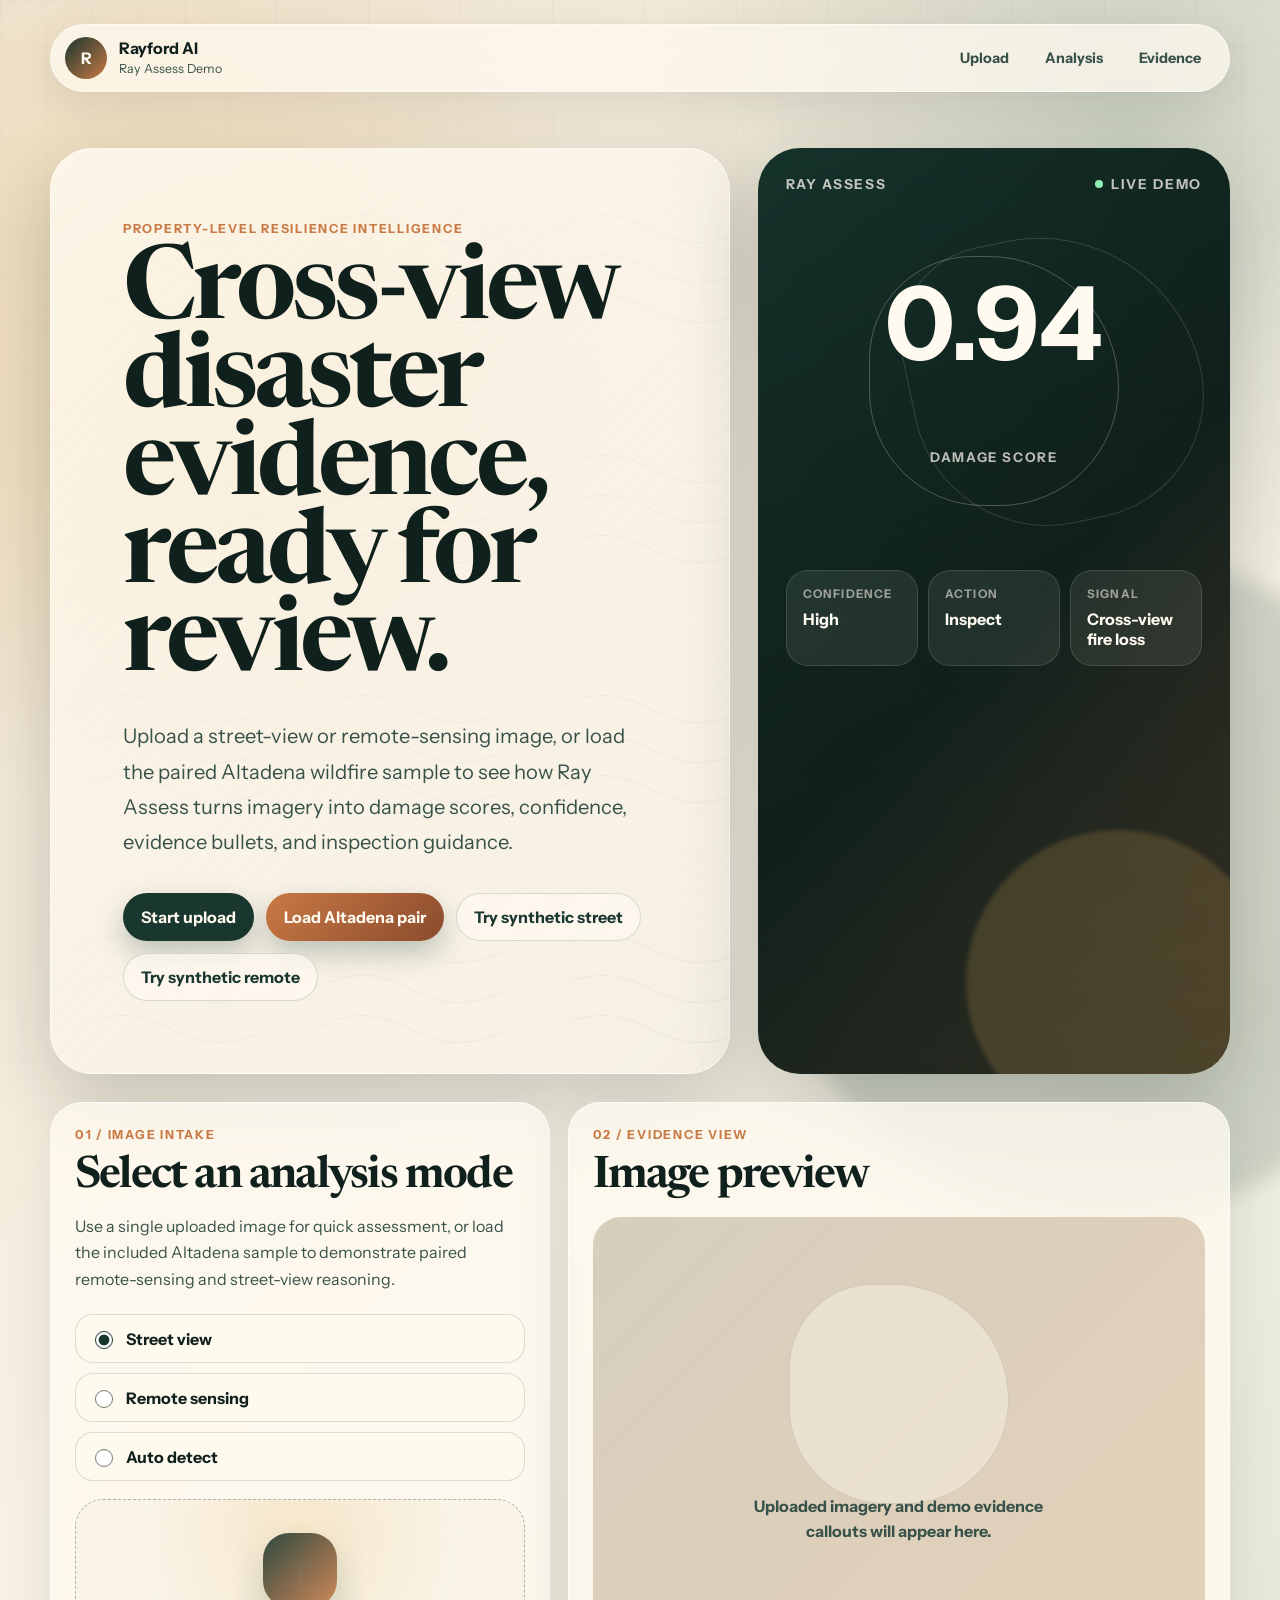
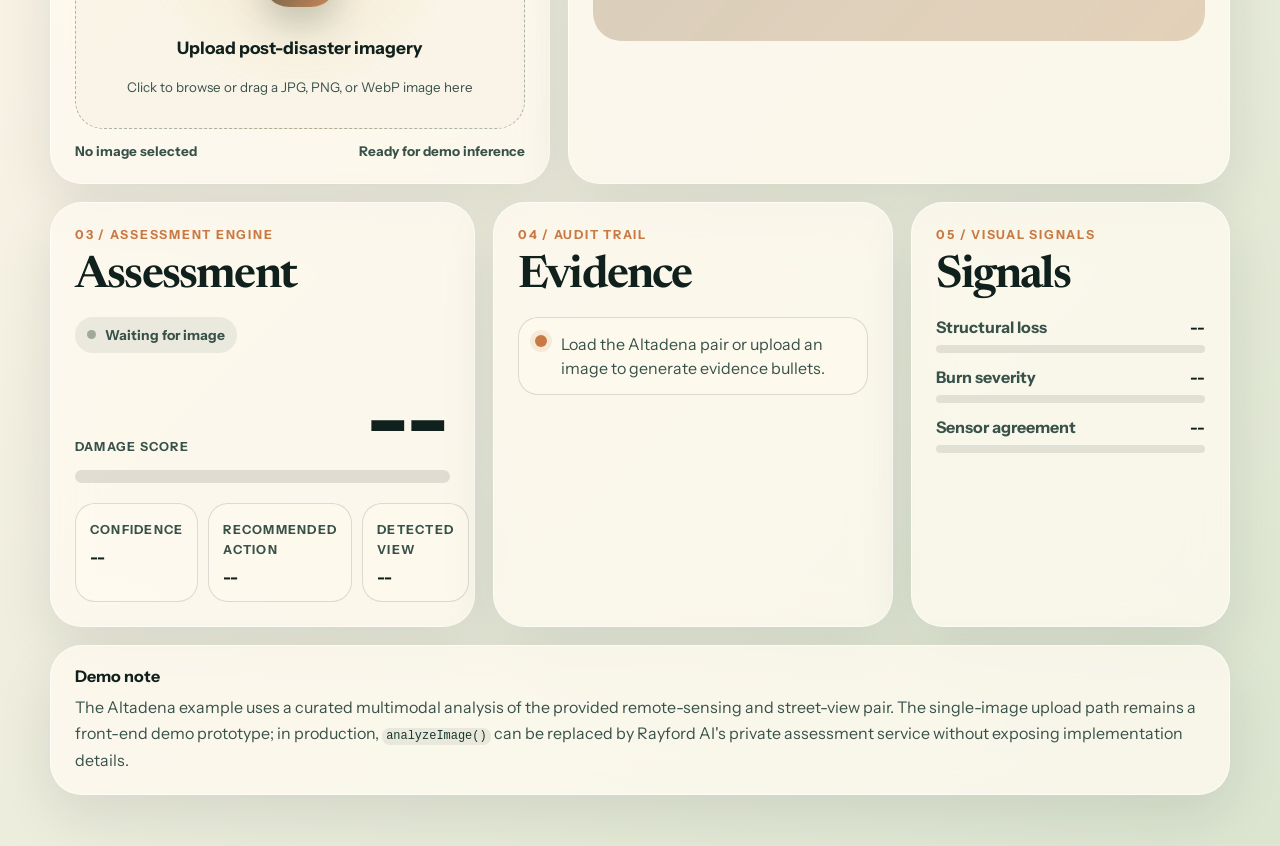
<file: demo/index.html>
<!doctype html>
<html lang="en">
  <head>
    <meta charset="utf-8" />
    <meta name="viewport" content="width=device-width, initial-scale=1" />
    <meta
      name="description"
      content="Rayford AI Ray Assess cross-view image upload demo for street-view and remote-sensing disaster analysis."
    />
    <title>Ray Assess Demo | Rayford AI</title>
    <link
      rel="icon"
      href="data:image/svg+xml,%3Csvg xmlns='http://www.w3.org/2000/svg' viewBox='0 0 64 64'%3E%3Crect width='64' height='64' rx='18' fill='%2319372f'/%3E%3Cpath d='M19 46V18h16c7 0 12 4 12 10 0 4-2 7-6 9l7 9H37l-6-8h-3v8H19Zm9-16h6c3 0 5-1 5-4s-2-4-5-4h-6v8Z' fill='%23fffaf0'/%3E%3C/svg%3E"
    />
    <link rel="preconnect" href="https://fonts.googleapis.com" />
    <link rel="preconnect" href="https://fonts.gstatic.com" crossorigin />
    <link
      href="https://fonts.googleapis.com/css2?family=Instrument+Sans:wght@500;600;700;800&family=Newsreader:opsz,wght@6..72,500;6..72,650&display=swap"
      rel="stylesheet"
    />
    <link rel="stylesheet" href="./styles.css" />
  </head>
  <body>
    <div class="page-shell">
      <header class="site-header" aria-label="Rayford AI demo header">
        <a class="brand" href="https://rayford-ai.com/" target="_blank" rel="noreferrer">
          <span class="brand-mark" aria-hidden="true">R</span>
          <span>
            <strong>Rayford AI</strong>
            <small>Ray Assess Demo</small>
          </span>
        </a>
        <nav class="nav-links" aria-label="Demo sections">
          <a href="#upload">Upload</a>
          <a href="#analysis">Analysis</a>
          <a href="#evidence">Evidence</a>
        </nav>
      </header>

      <main>
        <section class="hero-grid">
          <div class="hero-copy">
            <p class="eyebrow">Property-level resilience intelligence</p>
            <h1>Cross-view disaster evidence, ready for review.</h1>
            <p class="hero-lede">
              Upload a street-view or remote-sensing image, or load the paired Altadena
              wildfire sample to see how Ray Assess turns imagery into damage scores,
              confidence, evidence bullets, and inspection guidance.
            </p>
            <div class="hero-actions">
              <a class="button primary" href="#upload">Start upload</a>
              <button class="button primary alt" type="button" id="loadAltadenaPair">
                Load Altadena pair
              </button>
              <button class="button ghost" type="button" id="loadStreetSample">
                Try synthetic street
              </button>
              <button class="button ghost" type="button" id="loadRemoteSample">
                Try synthetic remote
              </button>
            </div>
          </div>

          <aside class="hero-card" aria-label="Example assessment card">
            <div class="card-topline">
              <span>Ray Assess</span>
              <span class="pulse-dot">Live demo</span>
            </div>
            <div class="score-orbit">
              <span class="orbit-ring"></span>
              <strong id="heroScore">0.94</strong>
              <small>Damage score</small>
            </div>
            <dl class="mini-stats">
              <div>
                <dt>Confidence</dt>
                <dd id="heroConfidence">High</dd>
              </div>
              <div>
                <dt>Action</dt>
                <dd id="heroAction">Inspect</dd>
              </div>
              <div>
                <dt>Signal</dt>
                <dd id="heroSignal">Cross-view fire loss</dd>
              </div>
            </dl>
          </aside>
        </section>

        <section class="workspace-grid" id="upload">
          <article class="panel upload-panel">
            <div class="panel-heading">
              <p class="eyebrow">01 / Image intake</p>
              <h2>Select an analysis mode</h2>
              <p>
                Use a single uploaded image for quick assessment, or load the included
                Altadena sample to demonstrate paired remote-sensing and street-view
                reasoning.
              </p>
            </div>

            <fieldset class="mode-toggle" aria-label="Image analysis mode">
              <label>
                <input type="radio" name="imageMode" value="street" checked />
                <span>Street view</span>
              </label>
              <label>
                <input type="radio" name="imageMode" value="remote" />
                <span>Remote sensing</span>
              </label>
              <label>
                <input type="radio" name="imageMode" value="auto" />
                <span>Auto detect</span>
              </label>
            </fieldset>

            <label class="drop-zone" for="imageInput" id="dropZone">
              <input id="imageInput" type="file" accept="image/png,image/jpeg,image/webp" />
              <span class="drop-icon" aria-hidden="true"></span>
              <strong>Upload post-disaster imagery</strong>
              <small>Click to browse or drag a JPG, PNG, or WebP image here</small>
            </label>

            <div class="upload-meta" id="uploadMeta">
              <span>No image selected</span>
              <span>Ready for demo inference</span>
            </div>
          </article>

          <article class="panel preview-panel">
            <div class="panel-heading compact">
              <p class="eyebrow">02 / Evidence view</p>
              <h2>Image preview</h2>
            </div>
            <div class="preview-frame" id="previewFrame">
              <img id="previewImage" alt="Uploaded disaster evidence preview" hidden />
              <div class="pair-preview" id="pairPreview" hidden>
                <figure>
                  <img id="pairRemoteImage" alt="Altadena remote-sensing evidence" />
                  <figcaption>Remote-sensing view</figcaption>
                </figure>
                <figure>
                  <img id="pairStreetImage" alt="Altadena street-view evidence" />
                  <figcaption>Street-view confirmation</figcaption>
                </figure>
              </div>
              <div class="empty-preview" id="emptyPreview">
                <span></span>
                <p>Uploaded imagery and demo evidence callouts will appear here.</p>
              </div>
              <div class="hotspot hotspot-one" hidden>
                <span></span>
                Visible damage cue
              </div>
              <div class="hotspot hotspot-two" hidden>
                <span></span>
                Cross-view context
              </div>
            </div>
          </article>
        </section>

        <section class="analysis-grid" id="analysis">
          <article class="panel result-panel">
            <div class="panel-heading compact">
              <p class="eyebrow">03 / Assessment engine</p>
              <h2>Assessment</h2>
            </div>

            <div class="result-status" id="resultStatus">
              <span class="status-light"></span>
              <span class="status-text">Waiting for image</span>
            </div>

            <div class="result-score">
              <div>
                <span>Damage score</span>
                <strong id="damageScore">--</strong>
              </div>
              <div class="score-bar" aria-label="Damage score bar">
                <span id="damageBar"></span>
              </div>
            </div>

            <div class="decision-row">
              <div>
                <span>Confidence</span>
                <strong id="confidenceLabel">--</strong>
              </div>
              <div>
                <span>Recommended action</span>
                <strong id="actionLabel">--</strong>
              </div>
              <div>
                <span>Detected view</span>
                <strong id="viewLabel">--</strong>
              </div>
            </div>
          </article>

          <article class="panel signals-panel" id="evidence">
            <div class="panel-heading compact">
              <p class="eyebrow">04 / Audit trail</p>
              <h2>Evidence</h2>
            </div>
            <ul class="evidence-list" id="evidenceList">
              <li>Load the Altadena pair or upload an image to generate evidence bullets.</li>
            </ul>
          </article>

          <article class="panel metrics-panel">
            <div class="panel-heading compact">
              <p class="eyebrow">05 / Visual signals</p>
              <h2>Signals</h2>
            </div>
            <div class="metric-list" id="metricList">
              <div class="metric-row">
                <span>Structural loss</span>
                <strong>--</strong>
                <i></i>
              </div>
              <div class="metric-row">
                <span>Burn severity</span>
                <strong>--</strong>
                <i></i>
              </div>
              <div class="metric-row">
                <span>Sensor agreement</span>
                <strong>--</strong>
                <i></i>
              </div>
            </div>
          </article>
        </section>

        <section class="footnote-panel">
          <strong>Demo note</strong>
          <p>
            The Altadena example uses a curated multimodal analysis of the provided
            remote-sensing and street-view pair. The single-image upload path remains a
            front-end demo prototype; in production, <code>analyzeImage()</code>
            can be replaced by Rayford AI's private assessment service without exposing
            implementation details.
          </p>
        </section>
      </main>
    </div>

    <canvas id="analysisCanvas" hidden></canvas>
    <script src="./app.js"></script>
  </body>
</html>
</file>
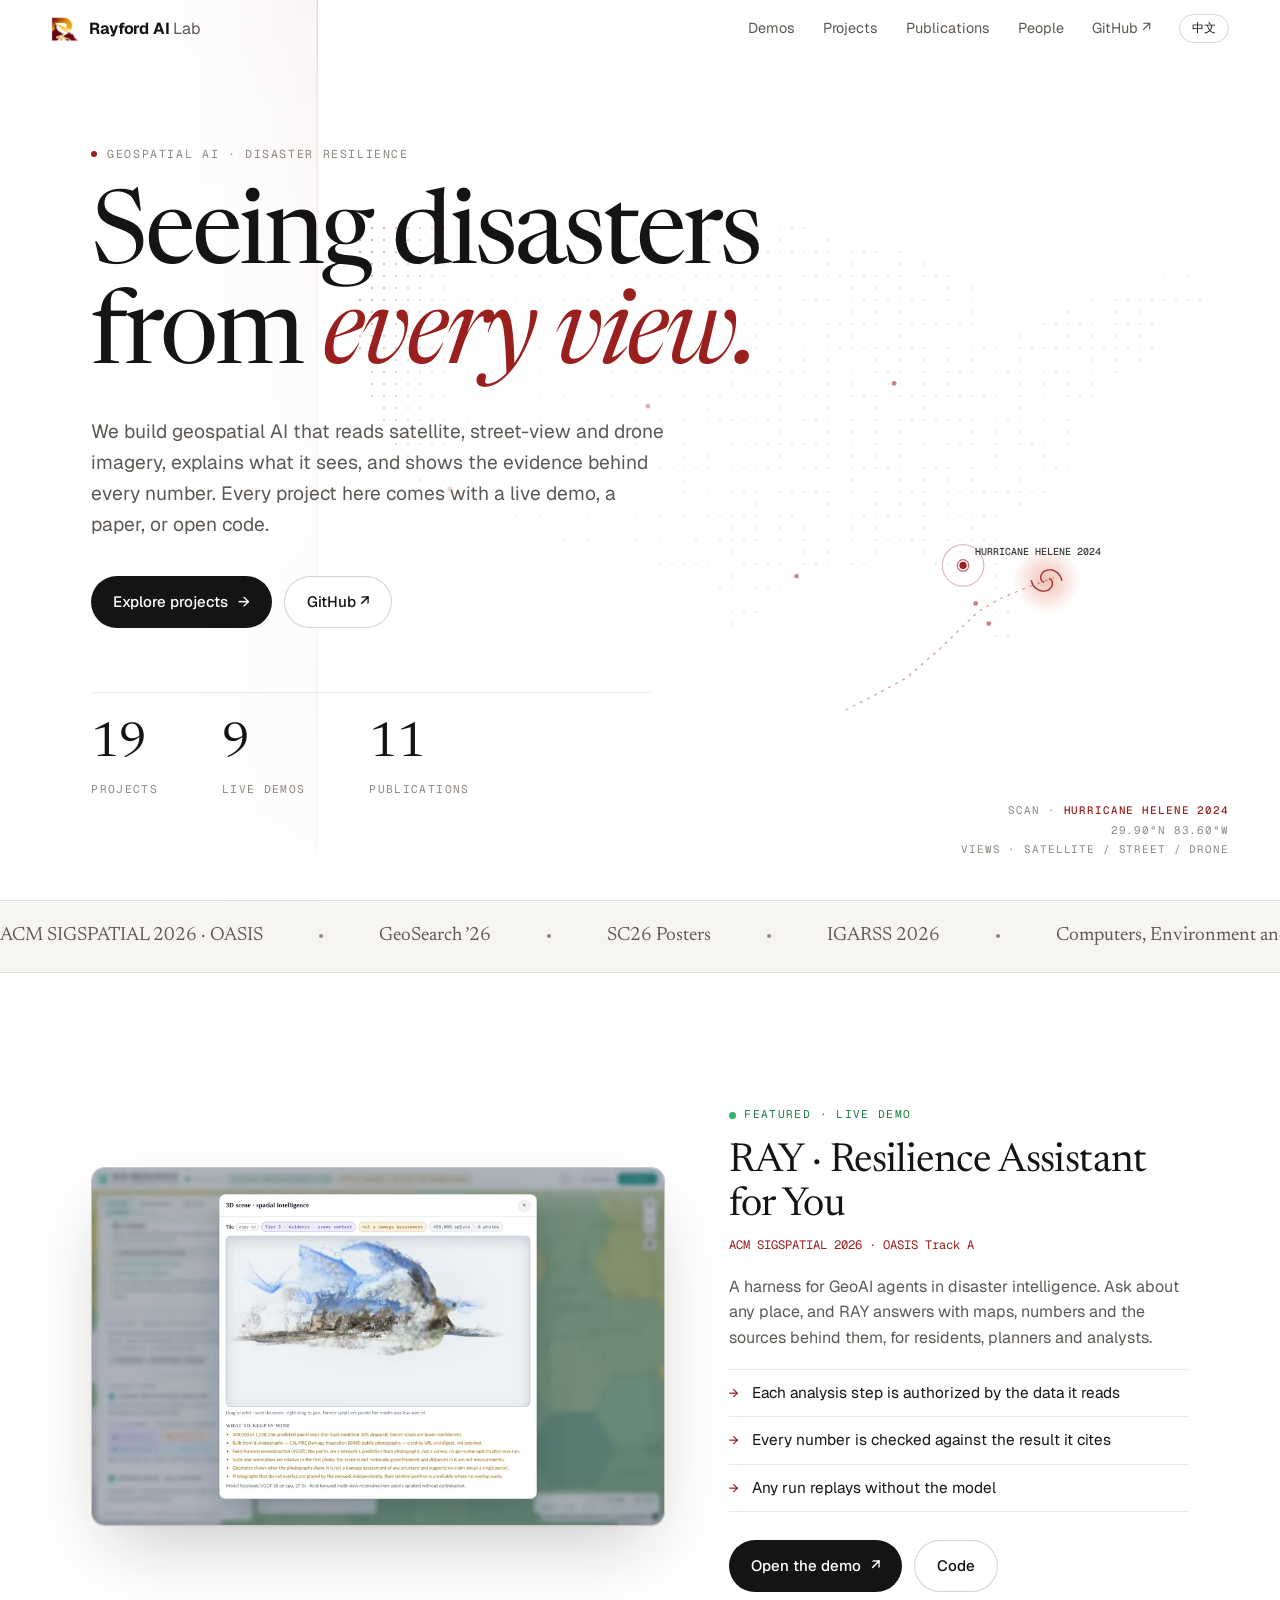
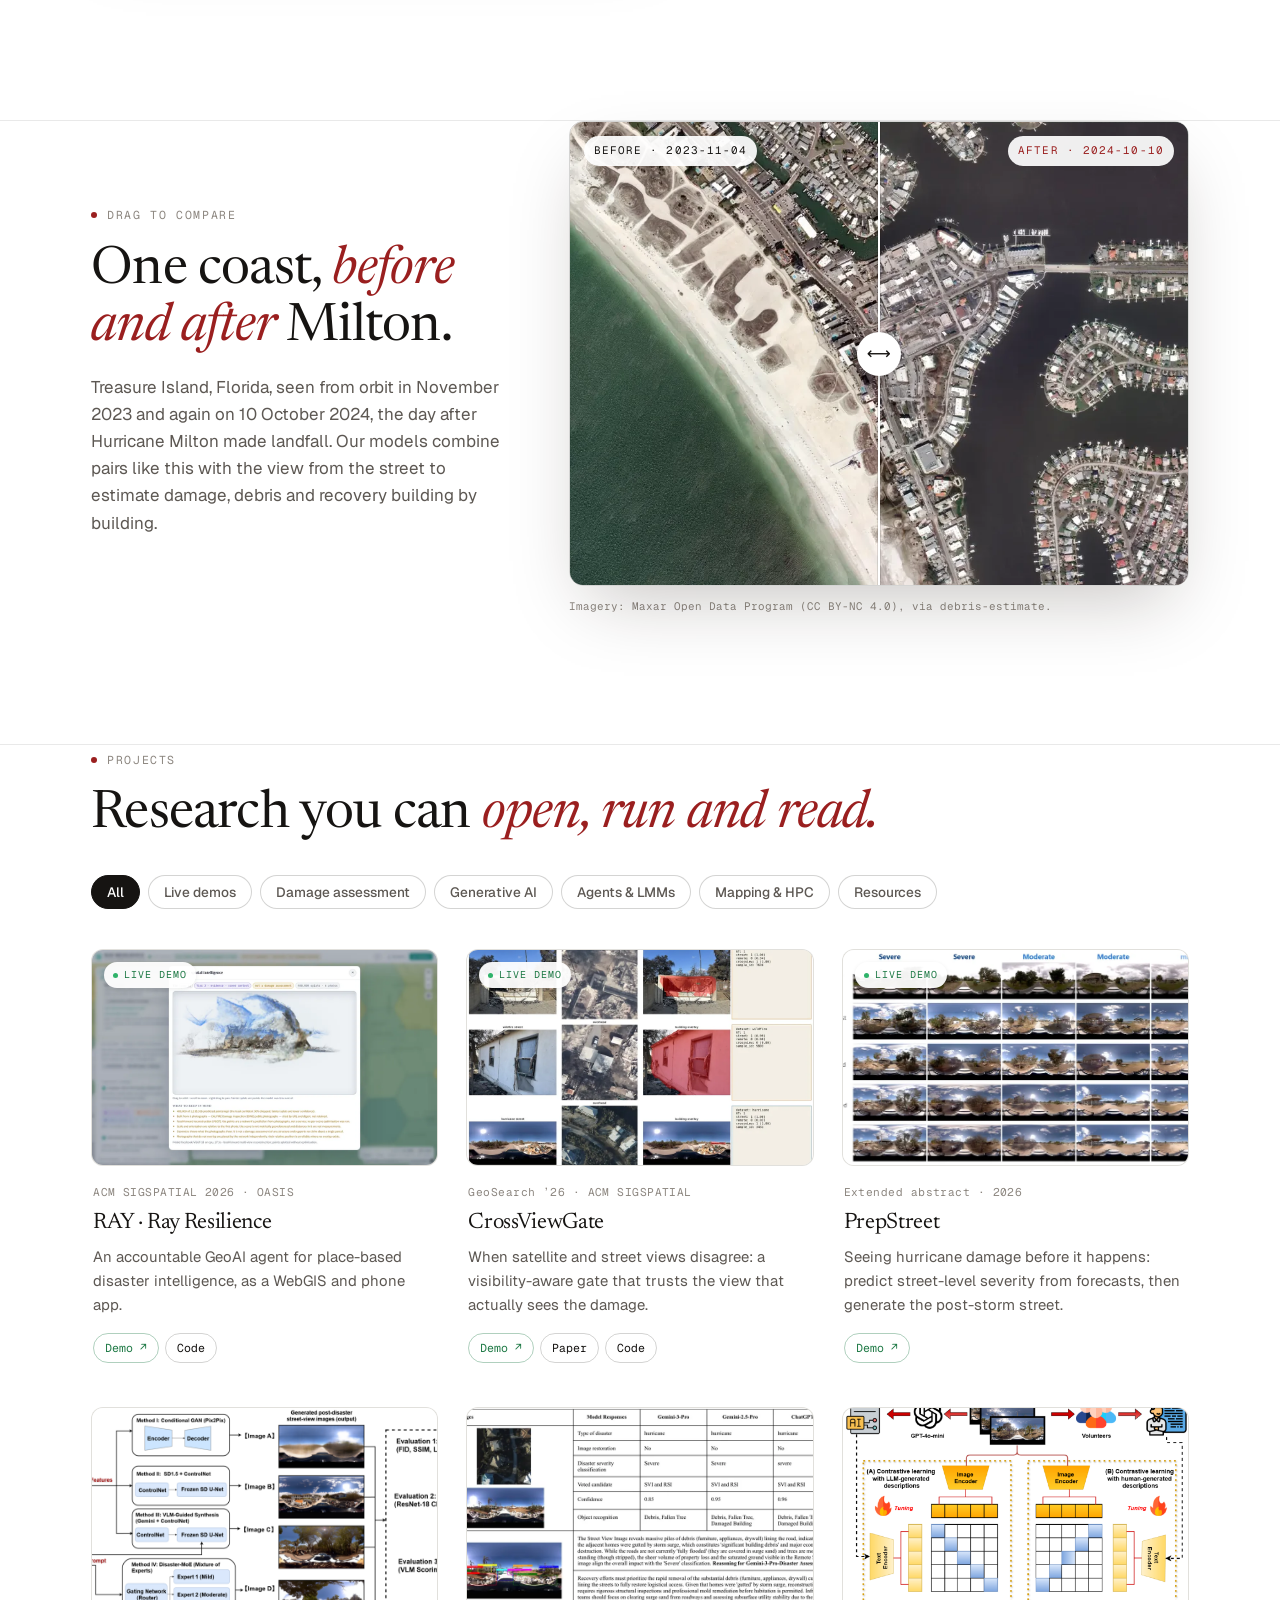
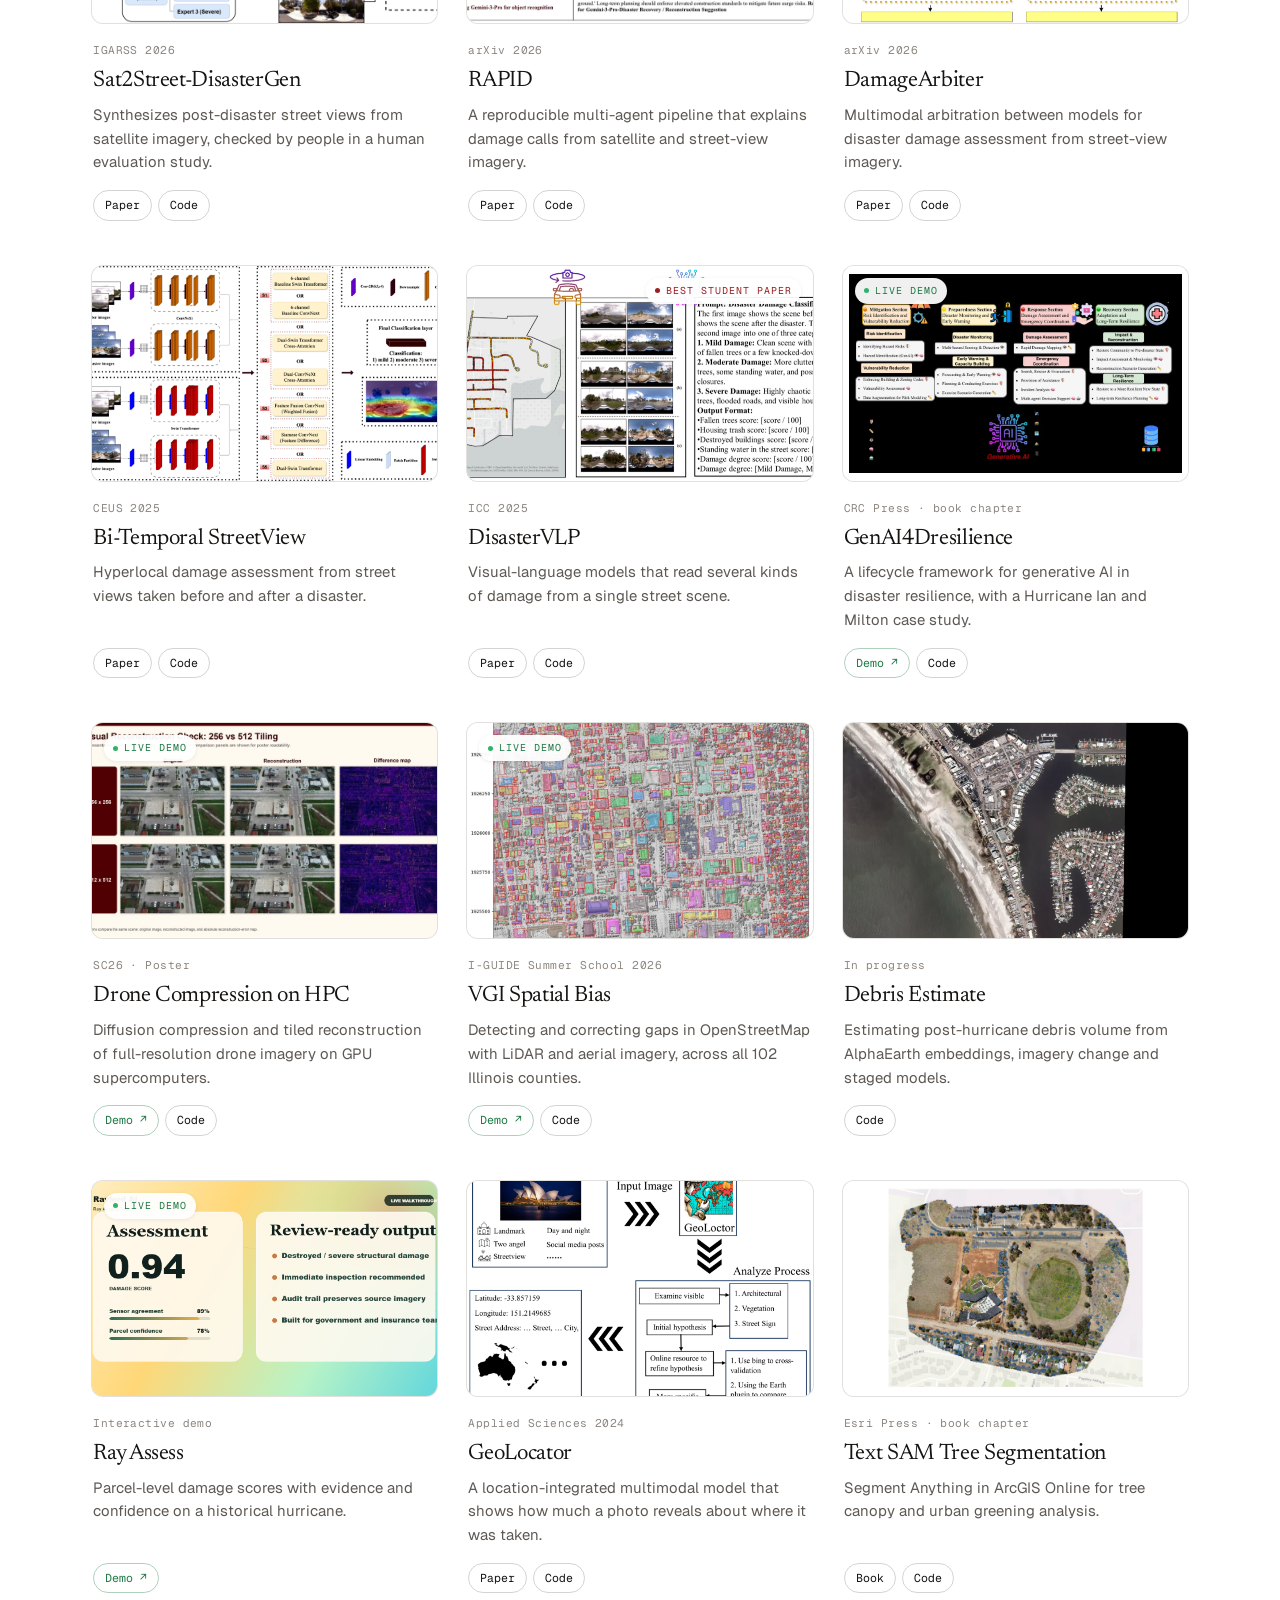
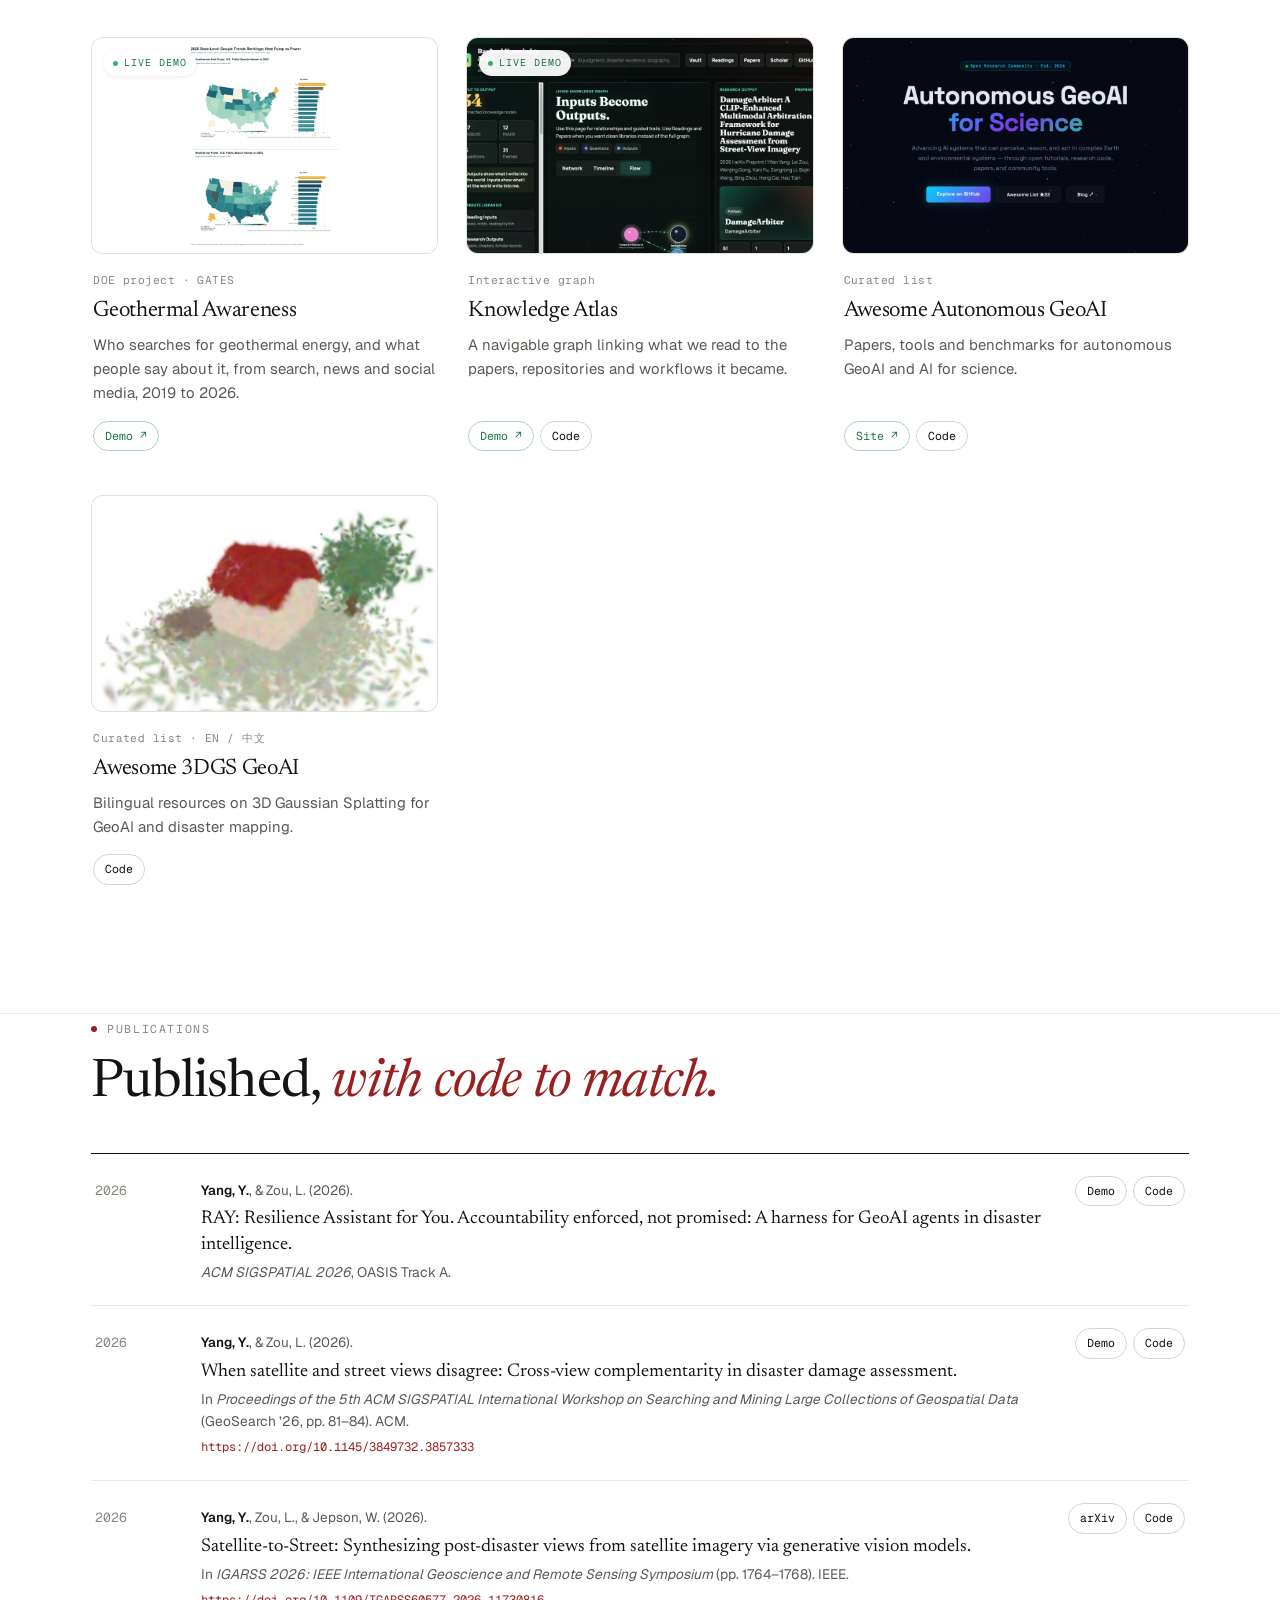
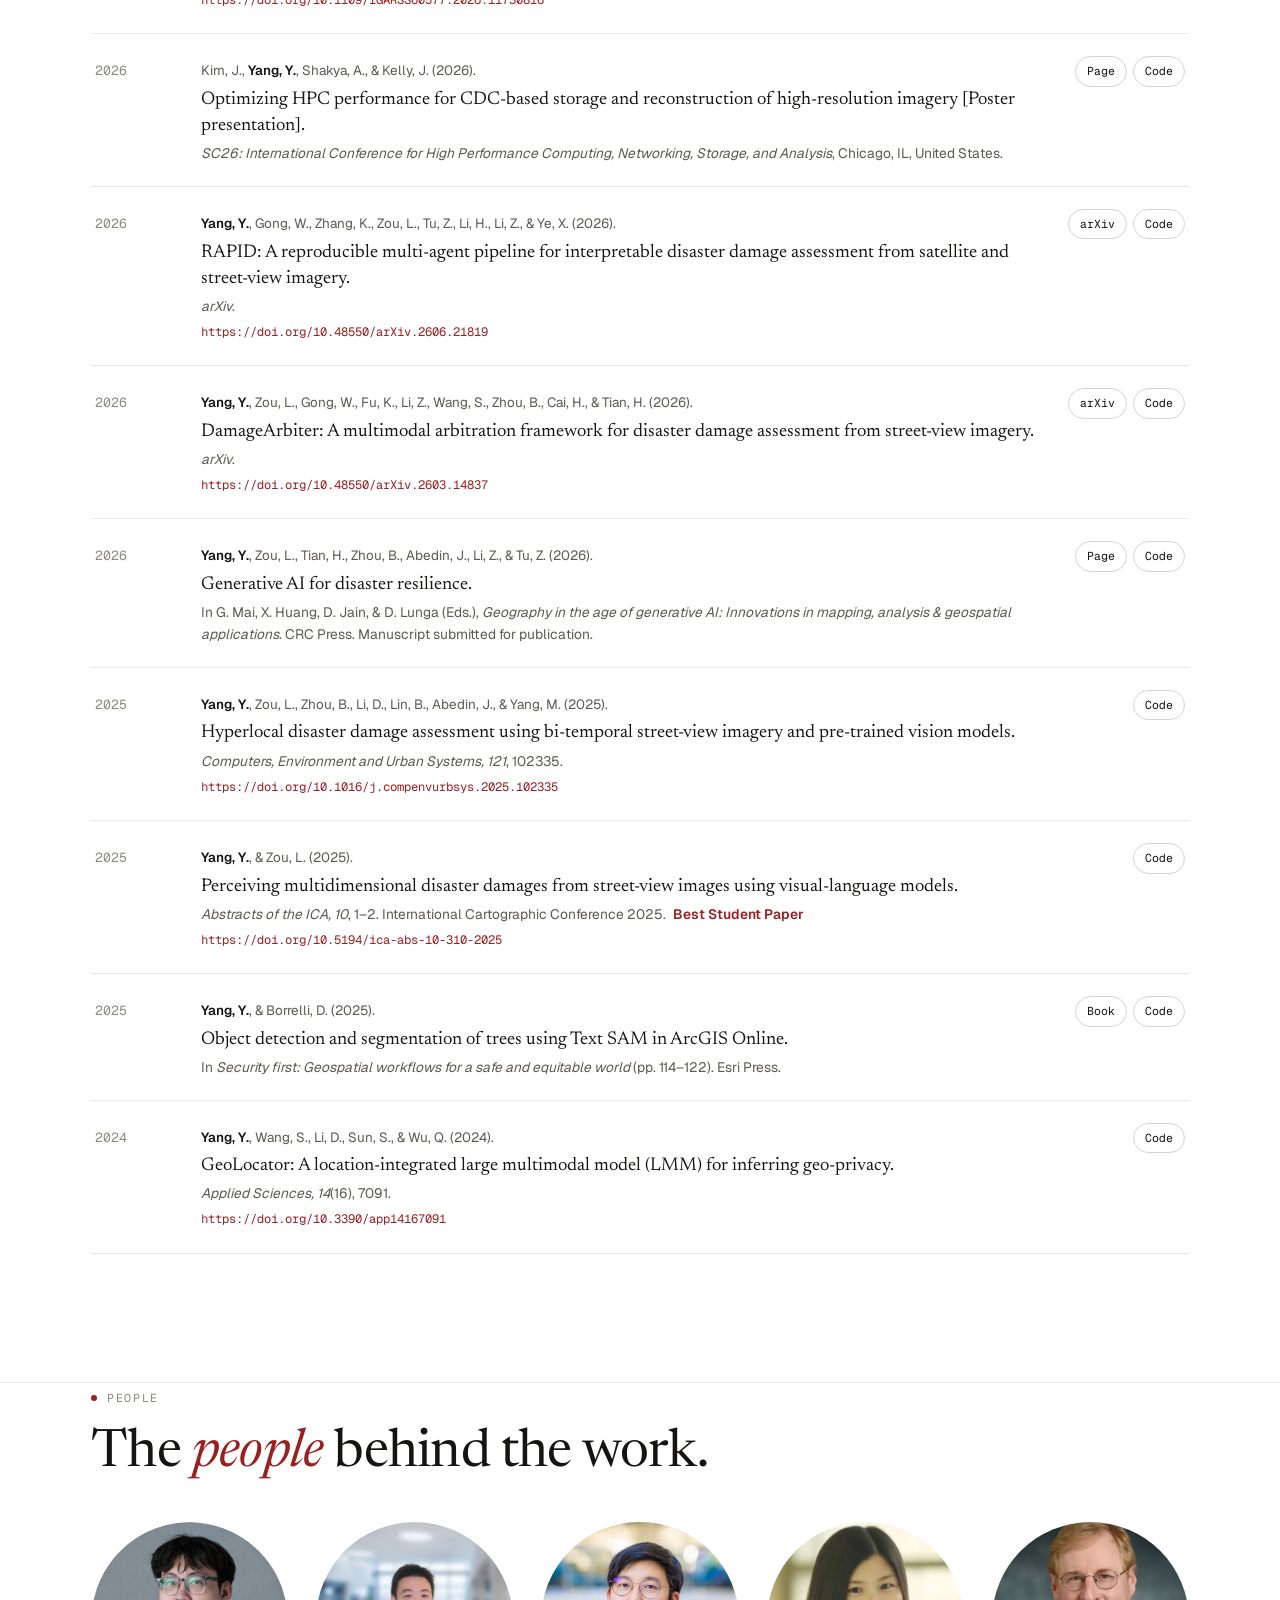
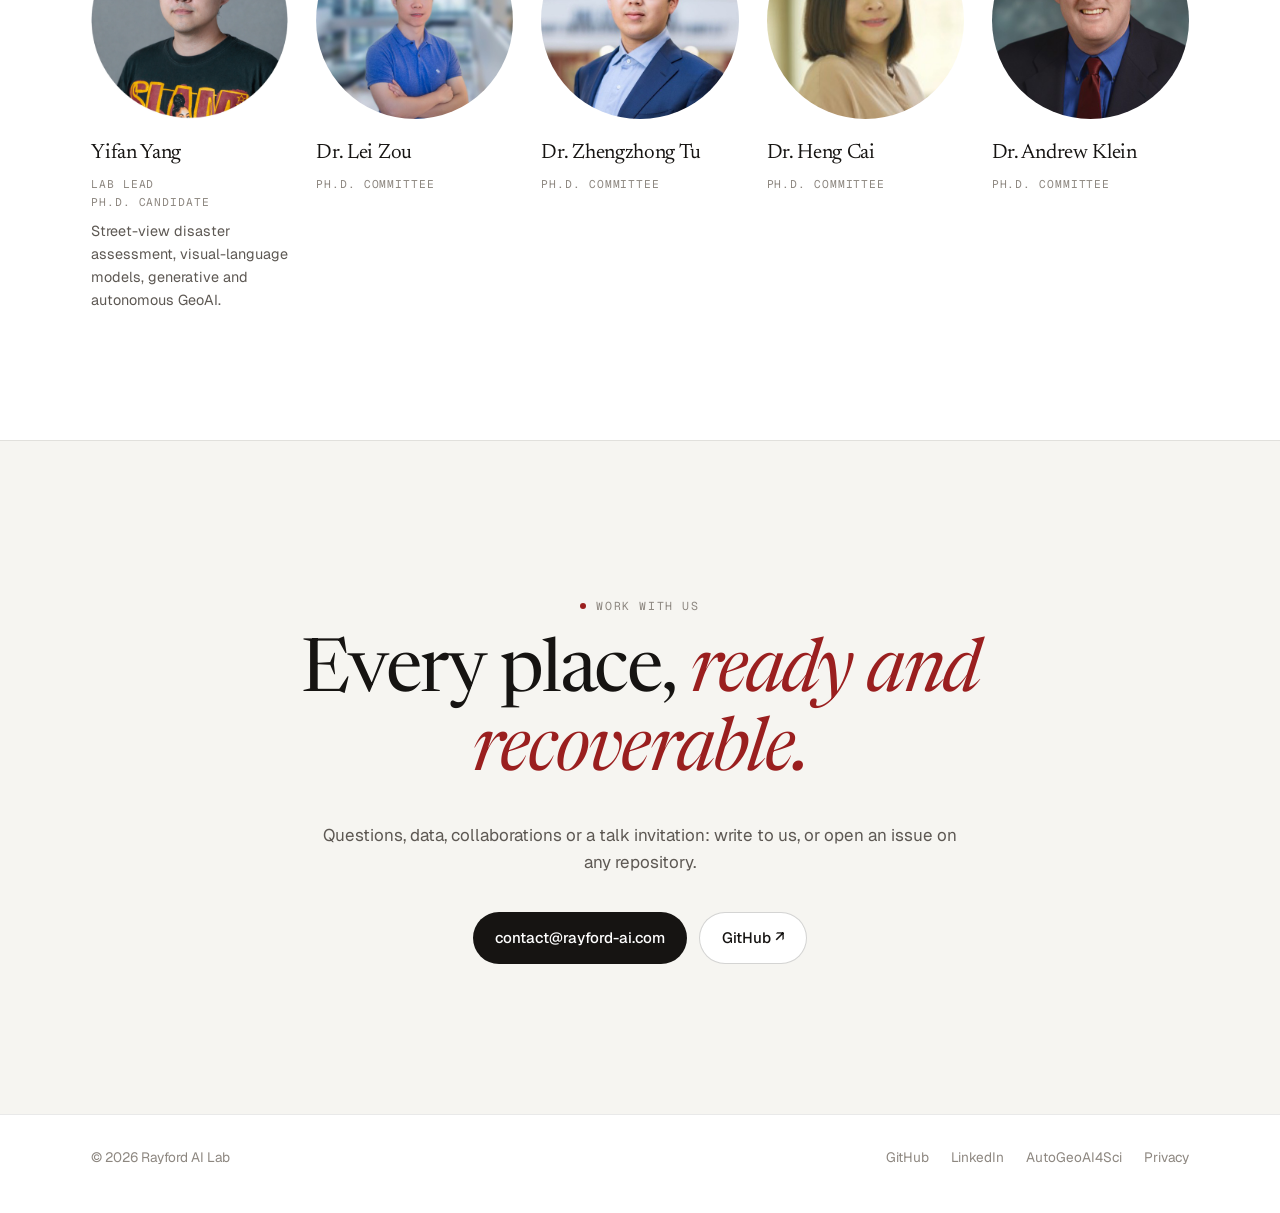
<file: rayford-ai/index.html>
<!doctype html>
<html lang="en">
  <head>
    <meta charset="utf-8">
    <meta name="viewport" content="width=device-width, initial-scale=1">
    <meta http-equiv="refresh" content="0; url=/">
    <link rel="canonical" href="/">
    <title>Redirecting to Rayford AI</title>
    <script>
      window.location.replace("/");
    </script>
  </head>
  <body>
    <p><a href="/">Continue to Rayford AI</a></p>
  </body>
</html>
</file>
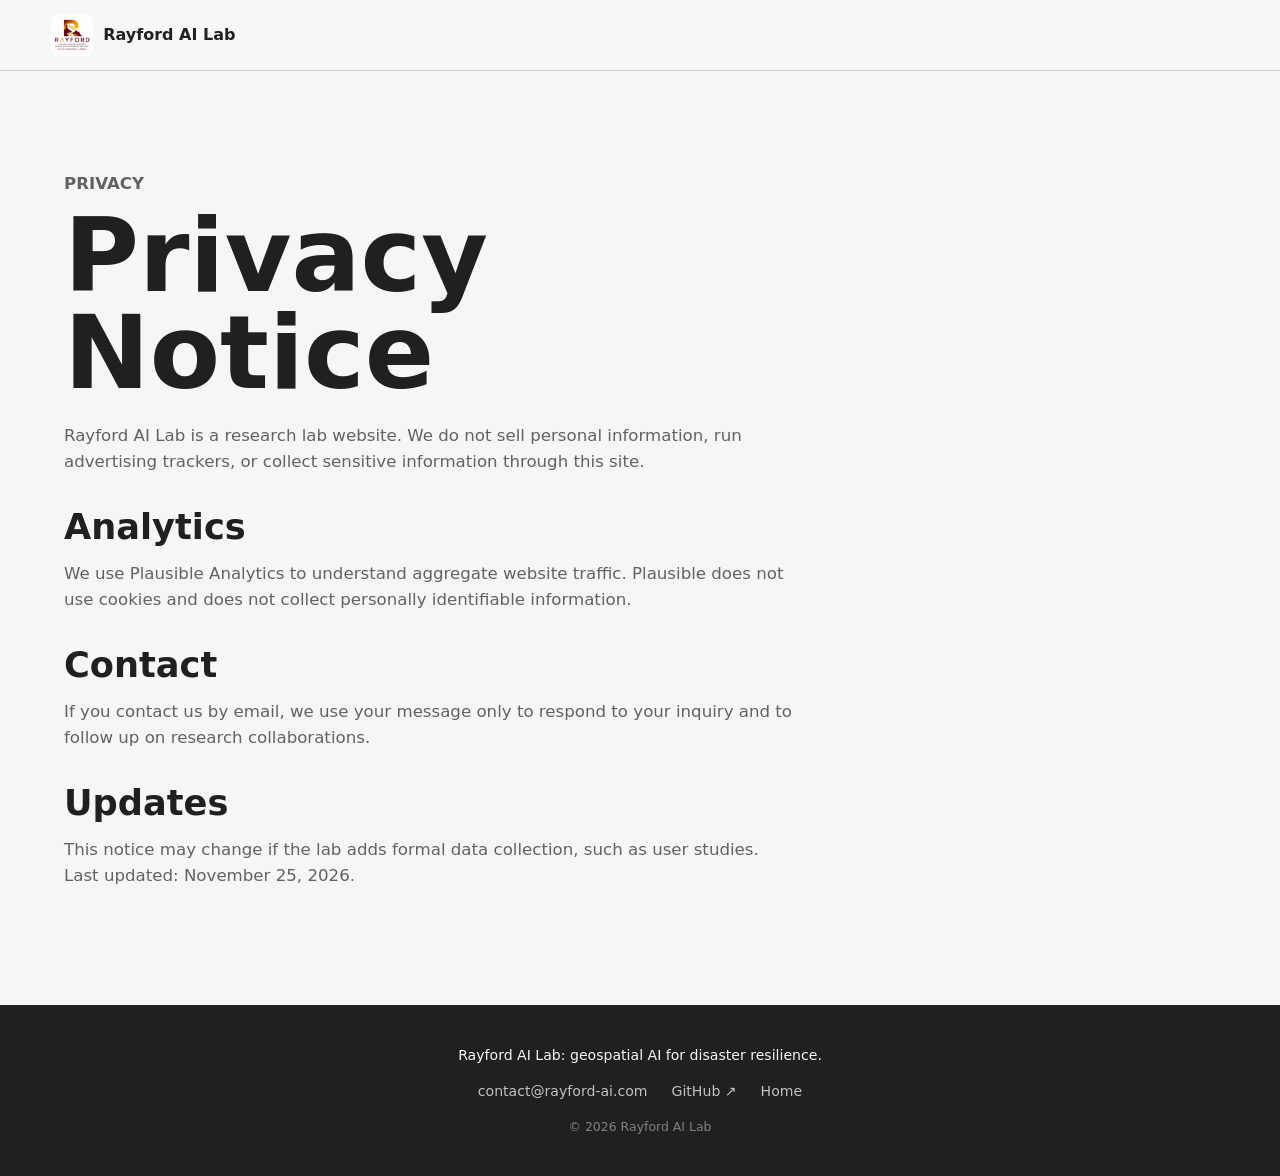
<file: privacy.html>
<!doctype html>
<html lang="en">
  <head>
    <meta charset="utf-8">
    <meta name="viewport" content="width=device-width, initial-scale=1">
    <meta name="description" content="Rayford AI Lab privacy notice.">
    <title>Privacy | Rayford AI Lab</title>
    <link rel="canonical" href="https://rayford-ai.com/privacy.html">
    <link rel="icon" href="assets/brand/official/rayford-logo-github.png" type="image/png">
    <link rel="stylesheet" href="assets/styles.css">
  </head>
  <body>
    <header class="site-header">
      <a class="brand" href="index.html#top" aria-label="Rayford AI home">
        <img class="brand-logo" src="assets/brand/official/rayford-logo-github.png" alt="Rayford AI">
        <span>Rayford AI Lab</span>
      </a>
    </header>

    <main class="legal-page">
      <p class="eyebrow">Privacy</p>
      <h1>Privacy Notice</h1>
      <p>
        Rayford AI Lab is a research lab website. We do not sell personal
        information, run advertising trackers, or collect sensitive information
        through this site.
      </p>

      <h2>Analytics</h2>
      <p>
        We use Plausible Analytics to understand aggregate website traffic.
        Plausible does not use cookies and does not collect personally
        identifiable information.
      </p>

      <h2>Contact</h2>
      <p>
        If you contact us by email, we use your message only to respond to your
        inquiry and to follow up on research collaborations.
      </p>

      <h2>Updates</h2>
      <p>
        This notice may change if the lab adds formal data collection, such as
        user studies. Last updated: November 25, 2026.
      </p>
    </main>

    <footer class="footer">
      <p>Rayford AI Lab: geospatial AI for disaster resilience.</p>
      <nav class="footer-links" aria-label="Footer links">
        <a href="mailto:contact@rayford-ai.com">contact@rayford-ai.com</a>
        <a href="https://github.com/Rayford-AI/rayford-ai" target="_blank" rel="noopener noreferrer">GitHub ↗</a>
        <a href="index.html#top">Home</a>
      </nav>
      <p class="footer-copy">© 2026 Rayford AI Lab</p>
    </footer>
  </body>
</html>
</file>
<file: demo/styles.css>
:root {
  --ink: #10201c;
  --ink-soft: #38524a;
  --paper: #f5efe3;
  --paper-strong: #fffaf0;
  --moss: #19372f;
  --moss-2: #245547;
  --copper: #c97944;
  --gold: #e9b85f;
  --foam: #dce8cf;
  --line: rgba(16, 32, 28, 0.14);
  --glass: rgba(255, 250, 240, 0.78);
  --shadow: 0 28px 80px rgba(16, 32, 28, 0.22);
  color-scheme: light;
}

* {
  box-sizing: border-box;
}

[hidden] {
  display: none !important;
}

html {
  scroll-behavior: smooth;
}

body {
  margin: 0;
  min-height: 100vh;
  color: var(--ink);
  font-family: "Instrument Sans", ui-sans-serif, system-ui, sans-serif;
  background:
    radial-gradient(circle at 15% 15%, rgba(233, 184, 95, 0.32), transparent 28rem),
    radial-gradient(circle at 88% 5%, rgba(76, 120, 99, 0.26), transparent 30rem),
    linear-gradient(135deg, #efe3cf 0%, #f8f2e5 44%, #dbe5d0 100%);
}

body::before {
  position: fixed;
  inset: 0;
  z-index: -2;
  content: "";
  opacity: 0.25;
  background-image:
    linear-gradient(rgba(16, 32, 28, 0.08) 1px, transparent 1px),
    linear-gradient(90deg, rgba(16, 32, 28, 0.08) 1px, transparent 1px);
  background-size: 46px 46px;
  mask-image: linear-gradient(to bottom, black, transparent 82%);
}

body::after {
  position: fixed;
  inset: auto -10rem -20rem auto;
  z-index: -1;
  width: 42rem;
  height: 42rem;
  border-radius: 999px;
  content: "";
  background: rgba(25, 55, 47, 0.15);
  filter: blur(10px);
}

a {
  color: inherit;
}

button,
input {
  font: inherit;
}

.page-shell {
  width: min(1180px, calc(100% - 32px));
  margin: 0 auto;
  padding: 24px 0 52px;
}

.site-header {
  position: sticky;
  top: 16px;
  z-index: 10;
  display: flex;
  align-items: center;
  justify-content: space-between;
  gap: 20px;
  margin-bottom: 56px;
  padding: 12px 14px;
  border: 1px solid rgba(255, 255, 255, 0.62);
  border-radius: 999px;
  background: rgba(255, 250, 240, 0.72);
  box-shadow: 0 12px 40px rgba(16, 32, 28, 0.1);
  backdrop-filter: blur(18px);
}

.brand {
  display: inline-flex;
  align-items: center;
  gap: 12px;
  text-decoration: none;
}

.brand-mark {
  display: grid;
  width: 42px;
  height: 42px;
  place-items: center;
  border-radius: 50%;
  color: var(--paper-strong);
  font-weight: 800;
  background: linear-gradient(135deg, var(--moss), var(--copper));
}

.brand strong,
.brand small {
  display: block;
  line-height: 1.1;
}

.brand small {
  margin-top: 4px;
  color: var(--ink-soft);
  font-size: 0.78rem;
}

.nav-links {
  display: flex;
  gap: 8px;
}

.nav-links a {
  padding: 10px 14px;
  border-radius: 999px;
  color: var(--ink-soft);
  font-size: 0.9rem;
  font-weight: 700;
  text-decoration: none;
}

.nav-links a:hover {
  color: var(--ink);
  background: rgba(25, 55, 47, 0.08);
}

.hero-grid {
  display: grid;
  grid-template-columns: minmax(0, 1.18fr) minmax(320px, 0.82fr);
  gap: 28px;
  align-items: stretch;
  margin-bottom: 28px;
}

.hero-copy {
  min-height: 520px;
  padding: clamp(32px, 6vw, 72px);
  border: 1px solid rgba(255, 255, 255, 0.66);
  border-radius: 42px;
  background:
    linear-gradient(135deg, rgba(255, 250, 240, 0.82), rgba(245, 239, 227, 0.52)),
    url("data:image/svg+xml,%3Csvg width='240' height='240' viewBox='0 0 240 240' xmlns='http://www.w3.org/2000/svg'%3E%3Cg fill='none' stroke='%2310201c' stroke-opacity='.10'%3E%3Cpath d='M24 160c32-18 64-18 96 0s64 18 96 0'/%3E%3Cpath d='M24 120c32-18 64-18 96 0s64 18 96 0'/%3E%3Cpath d='M24 80c32-18 64-18 96 0s64 18 96 0'/%3E%3C/g%3E%3C/svg%3E");
  box-shadow: var(--shadow);
}

.eyebrow {
  margin: 0 0 14px;
  color: var(--copper);
  font-size: 0.78rem;
  font-weight: 800;
  letter-spacing: 0.14em;
  text-transform: uppercase;
}

h1,
h2 {
  margin: 0;
  letter-spacing: -0.04em;
}

h1 {
  max-width: 820px;
  font-family: "Newsreader", Georgia, serif;
  font-size: clamp(3.1rem, 8vw, 7.8rem);
  font-weight: 650;
  line-height: 0.86;
}

h2 {
  font-family: "Newsreader", Georgia, serif;
  font-size: clamp(1.8rem, 3.5vw, 3.2rem);
  font-weight: 650;
  line-height: 0.95;
}

.hero-lede {
  max-width: 680px;
  margin: 28px 0 0;
  color: var(--ink-soft);
  font-size: clamp(1.05rem, 2vw, 1.26rem);
  line-height: 1.75;
}

.hero-actions {
  display: flex;
  flex-wrap: wrap;
  gap: 12px;
  margin-top: 34px;
}

.button {
  display: inline-flex;
  min-height: 48px;
  align-items: center;
  justify-content: center;
  border: 0;
  border-radius: 999px;
  padding: 0 18px;
  cursor: pointer;
  font-weight: 800;
  text-decoration: none;
  transition:
    transform 160ms ease,
    box-shadow 160ms ease,
    background 160ms ease;
}

.button:hover {
  transform: translateY(-2px);
}

.button.primary {
  color: var(--paper-strong);
  background: var(--moss);
  box-shadow: 0 12px 28px rgba(25, 55, 47, 0.26);
}

.button.primary.alt {
  background: linear-gradient(135deg, var(--copper), #8a4b2d);
}

.button.ghost {
  color: var(--moss);
  background: rgba(255, 250, 240, 0.68);
  box-shadow: inset 0 0 0 1px rgba(25, 55, 47, 0.16);
}

.hero-card {
  position: relative;
  overflow: hidden;
  min-height: 520px;
  padding: 28px;
  border-radius: 42px;
  color: var(--paper-strong);
  background:
    linear-gradient(160deg, rgba(16, 32, 28, 0.1), rgba(16, 32, 28, 0.76)),
    linear-gradient(135deg, #16352d, #10201c 52%, #7d4b2d);
  box-shadow: var(--shadow);
}

.hero-card::before,
.hero-card::after {
  position: absolute;
  content: "";
}

.hero-card::before {
  inset: 86px 30px auto auto;
  width: 18rem;
  height: 18rem;
  border: 1px solid rgba(255, 250, 240, 0.14);
  border-radius: 36% 64% 48% 52%;
  transform: rotate(-12deg);
}

.hero-card::after {
  inset: auto -40px -60px auto;
  width: 19rem;
  height: 19rem;
  border-radius: 50%;
  background: rgba(233, 184, 95, 0.18);
  filter: blur(2px);
}

.card-topline,
.mini-stats,
.score-orbit {
  position: relative;
  z-index: 1;
}

.card-topline {
  display: flex;
  justify-content: space-between;
  gap: 16px;
  color: rgba(255, 250, 240, 0.74);
  font-size: 0.86rem;
  font-weight: 800;
  letter-spacing: 0.12em;
  text-transform: uppercase;
}

.pulse-dot {
  display: inline-flex;
  align-items: center;
  gap: 8px;
}

.pulse-dot::before {
  width: 8px;
  height: 8px;
  border-radius: 50%;
  content: "";
  background: #8ff0b2;
  box-shadow: 0 0 0 0 rgba(143, 240, 178, 0.7);
  animation: pulse 1.8s infinite;
}

.score-orbit {
  display: grid;
  min-height: 310px;
  place-items: center;
  margin: 34px 0;
  text-align: center;
}

.score-orbit strong {
  font-size: clamp(4.5rem, 8vw, 7.1rem);
  line-height: 0.8;
}

.score-orbit small {
  display: block;
  grid-row: 2;
  margin-top: -44px;
  color: rgba(255, 250, 240, 0.72);
  font-weight: 800;
  letter-spacing: 0.12em;
  text-transform: uppercase;
}

.orbit-ring {
  position: absolute;
  width: 250px;
  height: 250px;
  border: 1px solid rgba(255, 250, 240, 0.25);
  border-radius: 44% 56% 51% 49%;
  animation: rotateSlow 16s linear infinite;
}

.mini-stats {
  display: grid;
  grid-template-columns: repeat(3, 1fr);
  gap: 10px;
}

.mini-stats div {
  padding: 16px;
  border: 1px solid rgba(255, 250, 240, 0.13);
  border-radius: 22px;
  background: rgba(255, 250, 240, 0.08);
}

.mini-stats dt {
  color: rgba(255, 250, 240, 0.56);
  font-size: 0.74rem;
  font-weight: 800;
  letter-spacing: 0.1em;
  text-transform: uppercase;
}

.mini-stats dd {
  margin: 8px 0 0;
  font-size: 1rem;
  font-weight: 800;
}

.workspace-grid,
.analysis-grid {
  display: grid;
  gap: 18px;
  margin-top: 18px;
}

.workspace-grid {
  grid-template-columns: minmax(320px, 0.86fr) minmax(0, 1.14fr);
}

.analysis-grid {
  grid-template-columns: minmax(0, 1.04fr) minmax(300px, 0.98fr) minmax(280px, 0.78fr);
}

.panel,
.footnote-panel {
  border: 1px solid rgba(255, 255, 255, 0.66);
  border-radius: 32px;
  background: var(--glass);
  box-shadow: 0 20px 54px rgba(16, 32, 28, 0.1);
  backdrop-filter: blur(18px);
}

.panel {
  padding: 24px;
}

.panel-heading {
  margin-bottom: 22px;
}

.panel-heading p:not(.eyebrow) {
  margin: 14px 0 0;
  color: var(--ink-soft);
  line-height: 1.65;
}

.panel-heading.compact {
  margin-bottom: 18px;
}

.mode-toggle {
  display: grid;
  gap: 10px;
  margin: 0 0 18px;
  padding: 0;
  border: 0;
}

.mode-toggle label {
  display: flex;
  align-items: center;
  gap: 10px;
  padding: 13px 14px;
  border: 1px solid var(--line);
  border-radius: 18px;
  cursor: pointer;
  background: rgba(255, 250, 240, 0.48);
  font-weight: 800;
}

.mode-toggle input {
  width: 18px;
  height: 18px;
  accent-color: var(--moss);
}

.drop-zone {
  display: grid;
  min-height: 230px;
  place-items: center;
  padding: 26px;
  border: 1.5px dashed rgba(25, 55, 47, 0.34);
  border-radius: 28px;
  cursor: pointer;
  text-align: center;
  background:
    radial-gradient(circle at 50% 15%, rgba(233, 184, 95, 0.22), transparent 10rem),
    rgba(245, 239, 227, 0.52);
  transition:
    transform 160ms ease,
    border-color 160ms ease,
    background 160ms ease;
}

.drop-zone:hover,
.drop-zone.is-dragover {
  border-color: var(--copper);
  background:
    radial-gradient(circle at 50% 15%, rgba(233, 184, 95, 0.34), transparent 12rem),
    rgba(255, 250, 240, 0.75);
  transform: translateY(-2px);
}

.drop-zone input {
  position: absolute;
  width: 1px;
  height: 1px;
  overflow: hidden;
  clip: rect(0 0 0 0);
}

.drop-icon {
  width: 74px;
  height: 74px;
  border-radius: 26px;
  background:
    linear-gradient(135deg, rgba(25, 55, 47, 0.9), rgba(201, 121, 68, 0.86)),
    url("data:image/svg+xml,%3Csvg width='74' height='74' viewBox='0 0 74 74' xmlns='http://www.w3.org/2000/svg'%3E%3Cpath d='M37 48V24m0 0-10 10m10-10 10 10' stroke='white' stroke-width='5' stroke-linecap='round' stroke-linejoin='round'/%3E%3Cpath d='M20 52h34' stroke='white' stroke-opacity='.75' stroke-width='5' stroke-linecap='round'/%3E%3C/svg%3E");
  box-shadow: 0 18px 34px rgba(25, 55, 47, 0.22);
}

.drop-zone strong,
.drop-zone small {
  display: block;
}

.drop-zone strong {
  margin-top: 16px;
  font-size: 1.08rem;
}

.drop-zone small {
  margin-top: 8px;
  color: var(--ink-soft);
}

.upload-meta {
  display: flex;
  justify-content: space-between;
  gap: 14px;
  margin-top: 14px;
  color: var(--ink-soft);
  font-size: 0.84rem;
  font-weight: 700;
}

.preview-frame {
  position: relative;
  overflow: hidden;
  min-height: 424px;
  border-radius: 28px;
  background:
    linear-gradient(135deg, rgba(16, 32, 28, 0.08), rgba(201, 121, 68, 0.12)),
    #e7ddca;
}

.preview-frame > img {
  width: 100%;
  height: 100%;
  min-height: 424px;
  object-fit: cover;
  filter: saturate(1.03) contrast(1.02);
}

.preview-frame.is-pair {
  padding: 14px;
}

.pair-preview {
  display: grid;
  min-height: 424px;
  grid-template-columns: minmax(190px, 0.74fr) minmax(280px, 1.26fr);
  gap: 14px;
}

.pair-preview figure {
  position: relative;
  overflow: hidden;
  min-height: 424px;
  margin: 0;
  border-radius: 22px;
  background: rgba(16, 32, 28, 0.1);
}

.pair-preview img {
  width: 100%;
  height: 100%;
  min-height: 424px;
  object-fit: cover;
  filter: saturate(1.03) contrast(1.03);
}

.pair-preview figcaption {
  position: absolute;
  left: 12px;
  bottom: 12px;
  padding: 8px 10px;
  border: 1px solid rgba(255, 250, 240, 0.42);
  border-radius: 999px;
  color: var(--paper-strong);
  background: rgba(16, 32, 28, 0.72);
  box-shadow: 0 10px 24px rgba(16, 32, 28, 0.22);
  font-size: 0.76rem;
  font-weight: 800;
  backdrop-filter: blur(12px);
}

.empty-preview {
  position: absolute;
  inset: 0;
  display: grid;
  place-items: center;
  padding: 32px;
  text-align: center;
}

.empty-preview span {
  width: 220px;
  height: 220px;
  border: 1px solid rgba(25, 55, 47, 0.12);
  border-radius: 42% 58% 52% 48%;
  background: rgba(255, 250, 240, 0.4);
  animation: rotateSlow 18s linear infinite;
}

.empty-preview p {
  max-width: 330px;
  margin: -110px auto 0;
  color: var(--ink-soft);
  font-weight: 800;
  line-height: 1.55;
}

.hotspot {
  position: absolute;
  display: inline-flex;
  align-items: center;
  gap: 8px;
  padding: 9px 11px;
  border: 1px solid rgba(255, 250, 240, 0.5);
  border-radius: 999px;
  color: var(--paper-strong);
  font-size: 0.76rem;
  font-weight: 800;
  background: rgba(16, 32, 28, 0.72);
  box-shadow: 0 12px 28px rgba(16, 32, 28, 0.26);
  backdrop-filter: blur(12px);
}

.hotspot span {
  width: 10px;
  height: 10px;
  border-radius: 50%;
  background: var(--gold);
}

.hotspot-one {
  top: 28%;
  left: 10%;
}

.hotspot-two {
  right: 10%;
  bottom: 22%;
}

.result-status {
  display: inline-flex;
  align-items: center;
  gap: 9px;
  padding: 10px 12px;
  border-radius: 999px;
  color: var(--ink-soft);
  background: rgba(25, 55, 47, 0.08);
  font-size: 0.86rem;
  font-weight: 800;
}

.status-light {
  width: 9px;
  height: 9px;
  border-radius: 50%;
  background: #a0a99e;
}

.result-status.is-running .status-light {
  background: var(--gold);
  animation: pulse 1.4s infinite;
}

.result-status.is-complete .status-light {
  background: #2f9462;
}

.result-score {
  margin-top: 28px;
}

.result-score > div:first-child {
  display: flex;
  align-items: end;
  justify-content: space-between;
  gap: 20px;
}

.result-score span,
.decision-row span {
  color: var(--ink-soft);
  font-size: 0.78rem;
  font-weight: 800;
  letter-spacing: 0.1em;
  text-transform: uppercase;
}

.result-score strong {
  font-size: clamp(3rem, 7vw, 5.8rem);
  line-height: 0.82;
}

.score-bar {
  overflow: hidden;
  height: 13px;
  margin-top: 16px;
  border-radius: 999px;
  background: rgba(16, 32, 28, 0.12);
}

.score-bar span {
  display: block;
  width: 0%;
  height: 100%;
  border-radius: inherit;
  background: linear-gradient(90deg, #88b376, var(--gold), var(--copper));
  transition: width 700ms ease;
}

.decision-row {
  display: grid;
  grid-template-columns: repeat(3, 1fr);
  gap: 10px;
  margin-top: 20px;
}

.decision-row div {
  padding: 14px;
  border: 1px solid var(--line);
  border-radius: 20px;
  background: rgba(255, 250, 240, 0.48);
}

.decision-row strong {
  display: block;
  margin-top: 9px;
  font-size: 1.05rem;
}

.evidence-list {
  display: grid;
  gap: 12px;
  margin: 0;
  padding: 0;
  list-style: none;
}

.evidence-list li {
  position: relative;
  padding: 14px 14px 14px 42px;
  border: 1px solid var(--line);
  border-radius: 20px;
  background: rgba(255, 250, 240, 0.48);
  color: var(--ink-soft);
  line-height: 1.5;
}

.evidence-list li::before {
  position: absolute;
  top: 17px;
  left: 16px;
  width: 12px;
  height: 12px;
  border-radius: 50%;
  content: "";
  background: var(--copper);
  box-shadow: 0 0 0 5px rgba(201, 121, 68, 0.12);
}

.metric-list {
  display: grid;
  gap: 14px;
}

.metric-row {
  display: grid;
  grid-template-columns: 1fr auto;
  gap: 8px 12px;
  align-items: center;
}

.metric-row span {
  color: var(--ink-soft);
  font-weight: 800;
}

.metric-row strong {
  font-variant-numeric: tabular-nums;
}

.metric-row i {
  grid-column: 1 / -1;
  overflow: hidden;
  height: 8px;
  border-radius: 999px;
  background: rgba(16, 32, 28, 0.1);
}

.metric-row i::before {
  display: block;
  width: var(--metric-width, 0%);
  height: 100%;
  border-radius: inherit;
  content: "";
  background: linear-gradient(90deg, var(--moss-2), var(--gold));
  transition: width 650ms ease;
}

.footnote-panel {
  margin-top: 18px;
  padding: 20px 24px;
}

.footnote-panel strong {
  display: block;
  margin-bottom: 8px;
}

.footnote-panel p {
  margin: 0;
  color: var(--ink-soft);
  line-height: 1.65;
}

code {
  padding: 0.1em 0.35em;
  border-radius: 8px;
  color: var(--moss);
  background: rgba(25, 55, 47, 0.08);
  font-size: 0.92em;
}

@keyframes rotateSlow {
  to {
    transform: rotate(360deg);
  }
}

@keyframes pulse {
  70% {
    box-shadow: 0 0 0 12px rgba(143, 240, 178, 0);
  }

  100% {
    box-shadow: 0 0 0 0 rgba(143, 240, 178, 0);
  }
}

@media (max-width: 980px) {
  .hero-grid,
  .workspace-grid,
  .analysis-grid {
    grid-template-columns: 1fr;
  }

  .hero-copy,
  .hero-card {
    min-height: auto;
  }

  .preview-frame,
  .preview-frame > img,
  .pair-preview,
  .pair-preview figure,
  .pair-preview img {
    min-height: 340px;
  }

  .pair-preview {
    grid-template-columns: 1fr;
  }
}

@media (max-width: 700px) {
  .page-shell {
    width: min(100% - 20px, 1180px);
    padding-top: 10px;
  }

  .site-header {
    position: static;
    align-items: flex-start;
    border-radius: 26px;
  }

  .nav-links {
    display: none;
  }

  .hero-copy,
  .hero-card,
  .panel,
  .footnote-panel {
    border-radius: 26px;
  }

  .hero-actions,
  .upload-meta,
  .decision-row,
  .mini-stats {
    grid-template-columns: 1fr;
  }

  .hero-actions {
    display: grid;
  }

  .button {
    width: 100%;
  }

  .decision-row,
  .mini-stats {
    display: grid;
  }
}
</file>
<file: assets/styles.css>
:root {
  --ink: #202020;
  --ink-soft: #3e3e3e;
  --muted: #626262;
  --paper: #f6f6f6;
  --white: #ffffff;
  --maroon: #500000;
  --maroon-dark: #3c001c;
  --maroon-light: #732f2f;
  --cardinal: #990000;
  --gold: #ffcc00;
  --soft-gold: #fce300;
  --line: #d1d1d1;
  --scene: #3c001c;
  --shadow: 0 22px 60px rgba(80, 0, 0, 0.2);
}

* {
  box-sizing: border-box;
}

html {
  scroll-behavior: smooth;
  scroll-padding-top: 112px;
}

body {
  margin: 0;
  color: var(--ink);
  background: var(--paper);
  font-family:
    Inter, ui-sans-serif, system-ui, -apple-system, BlinkMacSystemFont, "Segoe UI",
    sans-serif;
  line-height: 1.55;
}

a {
  color: inherit;
}

.skip-link {
  position: absolute;
  top: -100%;
  left: 16px;
  z-index: 200;
  padding: 8px 20px;
  color: var(--white);
  background: var(--maroon);
  border-radius: 0 0 6px 6px;
  font-size: 0.88rem;
  font-weight: 700;
  text-decoration: none;
  transition: top 0.15s;
}

.skip-link:focus {
  top: 0;
}

.site-header {
  position: sticky;
  top: 0;
  z-index: 30;
  display: flex;
  align-items: center;
  justify-content: space-between;
  gap: 22px;
  min-height: 70px;
  padding: 14px clamp(20px, 4vw, 64px);
  background: rgba(247, 248, 246, 0.94);
  border-bottom: 1px solid var(--line);
  backdrop-filter: blur(16px);
}

.brand {
  display: inline-flex;
  align-items: center;
  gap: 10px;
  color: var(--ink);
  font-weight: 850;
  text-decoration: none;
}

.brand-logo {
  width: 42px;
  height: 42px;
  border-radius: 8px;
  object-fit: cover;
}

.header-actions {
  display: flex;
  flex-wrap: wrap;
  align-items: center;
  justify-content: flex-end;
  gap: 16px;
}

.nav {
  display: flex;
  flex-wrap: wrap;
  gap: 16px;
  color: var(--muted);
  font-size: 0.94rem;
  font-weight: 700;
}

.nav a {
  text-decoration: none;
}

.nav a:hover {
  color: var(--maroon);
}

.nav-toggle {
  display: none;
  flex-direction: column;
  justify-content: center;
  gap: 5px;
  width: 36px;
  height: 36px;
  padding: 6px;
  background: transparent;
  border: 0;
  border-radius: 6px;
  cursor: pointer;
}

.nav-toggle span {
  display: block;
  width: 100%;
  height: 2px;
  background: var(--ink);
  border-radius: 2px;
  transition: transform 0.2s, opacity 0.2s;
}

.language-switch {
  display: inline-grid;
  grid-template-columns: repeat(2, minmax(42px, 1fr));
  gap: 2px;
  padding: 3px;
  background: var(--white);
  border: 1px solid var(--line);
  border-radius: 999px;
}

.language-switch button {
  min-height: 32px;
  padding: 0 10px;
  color: var(--muted);
  background: transparent;
  border: 0;
  border-radius: 999px;
  cursor: pointer;
  font: inherit;
  font-size: 0.78rem;
  font-weight: 850;
}

.language-switch button[aria-pressed="true"] {
  color: var(--white);
  background: var(--maroon);
}

.hero {
  position: relative;
  isolation: isolate;
  min-height: calc(100svh - 118px);
  overflow: hidden;
  padding: clamp(64px, 8vw, 112px) clamp(20px, 5vw, 80px) clamp(44px, 6vw, 72px);
  color: var(--white);
  background: var(--scene);
}

.hero::after {
  position: absolute;
  inset: 0;
  z-index: -1;
  content: "";
  background:
    linear-gradient(90deg, rgba(32, 32, 32, 0.92), rgba(80, 0, 0, 0.72) 52%, rgba(60, 0, 28, 0.32)),
    linear-gradient(0deg, rgba(32, 32, 32, 0.76), transparent 34%);
}

.hero-scene {
  position: absolute;
  inset: 0;
  z-index: -2;
  overflow: hidden;
  background:
    linear-gradient(90deg, rgba(255, 255, 255, 0.08) 1px, transparent 1px),
    linear-gradient(rgba(255, 255, 255, 0.08) 1px, transparent 1px),
    radial-gradient(circle at 70% 22%, rgba(153, 0, 0, 0.38), transparent 36%),
    linear-gradient(135deg, #202020 0%, #500000 48%, #3c001c 100%);
  background-size: 54px 54px;
}

.storm-track,
.street,
.parcel,
.scan-line,
.signal {
  position: absolute;
  display: block;
}

.storm-track {
  width: 62vw;
  height: 62vw;
  min-width: 560px;
  min-height: 560px;
  top: -22vw;
  right: -10vw;
  border: 44px solid rgba(255, 255, 255, 0.12);
  border-right-color: rgba(153, 0, 0, 0.52);
  border-bottom-color: rgba(255, 204, 0, 0.26);
  border-radius: 50%;
  transform: rotate(-28deg);
}

.street {
  height: 22px;
  background: rgba(241, 246, 244, 0.32);
  border: 1px solid rgba(255, 255, 255, 0.16);
  border-radius: 999px;
}

.street-one {
  width: 92vw;
  top: 46%;
  left: -12vw;
  transform: rotate(18deg);
}

.street-two {
  width: 72vw;
  top: 68%;
  right: -14vw;
  transform: rotate(-27deg);
}

.street-three {
  width: 42vw;
  top: 27%;
  right: 18vw;
  transform: rotate(64deg);
}

.parcel {
  width: clamp(76px, 9vw, 130px);
  height: clamp(58px, 6vw, 92px);
  border: 2px solid rgba(255, 255, 255, 0.86);
  border-radius: 8px;
  background: rgba(115, 47, 47, 0.72);
  box-shadow: 0 0 0 8px rgba(115, 47, 47, 0.18);
}

.parcel::after {
  position: absolute;
  right: 8px;
  bottom: 7px;
  width: 12px;
  height: 12px;
  content: "";
  background: var(--white);
  border-radius: 50%;
}

.parcel[data-risk="high"] {
  background: rgba(153, 0, 0, 0.76);
  box-shadow: 0 0 0 8px rgba(153, 0, 0, 0.18);
}

.parcel[data-risk="medium"] {
  background: rgba(255, 204, 0, 0.72);
  box-shadow: 0 0 0 8px rgba(255, 204, 0, 0.16);
}

.parcel-a {
  top: 24%;
  right: 18%;
  transform: rotate(-9deg);
}

.parcel-b {
  top: 43%;
  right: 9%;
  transform: rotate(10deg);
}

.parcel-c {
  top: 58%;
  right: 31%;
  transform: rotate(-4deg);
}

.parcel-d {
  bottom: 14%;
  right: 15%;
  transform: rotate(13deg);
}

.parcel-e {
  top: 34%;
  right: 43%;
  transform: rotate(5deg);
}

.scan-line {
  top: 0;
  right: 38%;
  width: 2px;
  height: 100%;
  background: rgba(255, 255, 255, 0.58);
  box-shadow: 0 0 22px rgba(255, 204, 0, 0.72);
}

.signal {
  width: 12px;
  height: 12px;
  background: var(--gold);
  border-radius: 50%;
  box-shadow: 0 0 0 8px rgba(255, 204, 0, 0.2);
}

.signal-a {
  top: 22%;
  right: 29%;
}

.signal-b {
  top: 52%;
  right: 22%;
}

.signal-c {
  bottom: 21%;
  right: 40%;
  background: var(--cardinal);
  box-shadow: 0 0 0 8px rgba(153, 0, 0, 0.26);
}

.hero-content {
  position: relative;
  z-index: 2;
  max-width: 780px;
}

.eyebrow,
.feature-kicker,
.panel-row span,
.panel-metrics span,
.proof-card span {
  margin: 0 0 10px;
  color: var(--gold);
  font-size: 0.76rem;
  font-weight: 850;
  letter-spacing: 0;
  text-transform: uppercase;
}

h1,
h2,
h3,
p {
  margin-top: 0;
}

h1 {
  max-width: 760px;
  margin-bottom: 22px;
  font-size: clamp(3rem, 8vw, 6.8rem);
  line-height: 0.95;
  letter-spacing: 0;
}

h2 {
  margin-bottom: 16px;
  font-size: clamp(2rem, 4.2vw, 4rem);
  line-height: 1.03;
  letter-spacing: 0;
}

h3 {
  margin-bottom: 12px;
  font-size: 1.13rem;
  line-height: 1.2;
}

h4 {
  margin: 0 0 12px;
  font-size: 1.04rem;
  line-height: 1.24;
}

body[data-lang="zh"] {
  font-family:
    Inter, "PingFang SC", "Noto Sans SC", "Microsoft YaHei", ui-sans-serif,
    system-ui, -apple-system, BlinkMacSystemFont, "Segoe UI", sans-serif;
}

body[data-lang="zh"] h1 {
  max-width: 840px;
  font-size: clamp(2.55rem, 6.4vw, 5.8rem);
  line-height: 1.08;
}

body[data-lang="zh"] h2 {
  line-height: 1.12;
}

body[data-lang="zh"] .eyebrow,
body[data-lang="zh"] .feature-kicker,
body[data-lang="zh"] .panel-row span,
body[data-lang="zh"] .panel-metrics span,
body[data-lang="zh"] .proof-card span {
  text-transform: none;
}

.hero-text {
  max-width: 680px;
  color: rgba(255, 255, 255, 0.86);
  font-size: clamp(1.06rem, 2vw, 1.28rem);
}

.hero-actions,
.closing-actions {
  display: flex;
  flex-wrap: wrap;
  gap: 12px;
  margin-top: 32px;
}

.button {
  display: inline-flex;
  align-items: center;
  justify-content: center;
  min-height: 48px;
  padding: 0 18px;
  border: 1px solid var(--maroon);
  border-radius: 8px;
  font-weight: 850;
  text-decoration: none;
}

.button.primary {
  color: var(--white);
  background: var(--maroon);
}

.button.secondary {
  color: var(--maroon);
  background: var(--white);
}

.hero .button.secondary {
  color: var(--white);
  background: rgba(255, 255, 255, 0.12);
  border-color: rgba(255, 255, 255, 0.54);
}

.hero-panel {
  position: absolute;
  right: clamp(20px, 5vw, 80px);
  bottom: clamp(28px, 4vw, 52px);
  z-index: 2;
  width: min(520px, 100%);
  margin-top: 0;
  padding: 18px;
  color: var(--ink);
  background: rgba(255, 255, 255, 0.92);
  border: 1px solid rgba(255, 255, 255, 0.52);
  border-radius: 8px;
  box-shadow: var(--shadow);
}

.panel-row {
  display: flex;
  align-items: center;
  justify-content: space-between;
  gap: 12px;
  margin-bottom: 14px;
}

.panel-row span,
.panel-metrics span {
  display: block;
  margin-bottom: 4px;
  color: var(--muted);
}

.panel-metrics {
  display: grid;
  grid-template-columns: repeat(3, 1fr);
  gap: 10px;
  margin-bottom: 12px;
}

.panel-metrics div {
  padding: 13px;
  background: #f8f8f8;
  border: 1px solid var(--line);
  border-radius: 8px;
}

.panel-metrics strong {
  display: block;
  font-size: 1.25rem;
}

.hero-panel p {
  margin: 0;
  color: var(--muted);
}

.section {
  padding: clamp(58px, 8vw, 100px) clamp(20px, 5vw, 80px);
}

.intro-band,
.team-band {
  background: var(--white);
  border-top: 1px solid var(--line);
  border-bottom: 1px solid var(--line);
}

.demo-video-band {
  position: relative;
  display: flex;
  flex-direction: column;
  align-items: center;
  gap: clamp(20px, 3.4vw, 34px);
  overflow: hidden;
  padding-top: clamp(58px, 6.2vw, 86px);
  padding-bottom: clamp(66px, 7vw, 98px);
  color: #10201c;
  background:
    radial-gradient(circle at 50% 12%, rgba(255, 255, 255, 0.72), transparent 18rem),
    radial-gradient(circle at 14% 18%, rgba(255, 211, 85, 0.92), transparent 24rem),
    radial-gradient(circle at 88% 16%, rgba(255, 92, 74, 0.48), transparent 22rem),
    radial-gradient(circle at 78% 88%, rgba(61, 216, 224, 0.78), transparent 26rem),
    linear-gradient(135deg, #fff0aa 0%, #ffc857 34%, #9ef1ba 66%, #55d5e8 100%);
  border-top: 1px solid rgba(255, 255, 255, 0.72);
  border-bottom: 1px solid rgba(16, 32, 28, 0.12);
}

.demo-video-band::before,
.demo-video-band::after {
  position: absolute;
  pointer-events: none;
  content: "";
}

.demo-video-band::before {
  inset: 42px auto auto 50%;
  width: min(72vw, 44rem);
  height: min(72vw, 44rem);
  border: 1px solid rgba(16, 32, 28, 0.14);
  border-radius: 42% 58% 53% 47%;
  transform: translateX(-50%) rotate(-10deg);
}

.demo-video-band::after {
  right: -8rem;
  bottom: -10rem;
  width: 32rem;
  height: 32rem;
  border-radius: 50%;
  background: rgba(255, 255, 255, 0.28);
  filter: blur(4px);
}

.demo-video-copy,
.demo-video-stage {
  position: relative;
  z-index: 1;
}

.demo-video-copy {
  max-width: 920px;
  margin: 0 auto;
  text-align: center;
}

.demo-video-copy h2 {
  max-width: 900px;
  margin-right: auto;
  margin-left: auto;
  font-size: clamp(2.6rem, 5.35vw, 5.6rem);
  line-height: 0.95;
}

.demo-video-copy p:not(.eyebrow) {
  max-width: 740px;
  margin-right: auto;
  margin-left: auto;
  color: rgba(16, 32, 28, 0.78);
  font-size: clamp(1.06rem, 1.8vw, 1.22rem);
}

.demo-video-actions {
  display: flex;
  flex-wrap: wrap;
  gap: 12px;
  justify-content: center;
  margin-top: 22px;
}

.demo-video-actions .button.primary {
  color: var(--white);
  background: linear-gradient(135deg, #10201c, #265b4e);
  border-color: rgba(16, 32, 28, 0.92);
  box-shadow: 0 16px 34px rgba(16, 32, 28, 0.22);
}

.demo-video-actions .button.secondary {
  color: #10201c;
  background: rgba(255, 255, 255, 0.68);
  border-color: rgba(16, 32, 28, 0.2);
  box-shadow: 0 12px 28px rgba(255, 255, 255, 0.24);
}

.demo-video-stage {
  width: min(1120px, 100%);
  margin: 0 auto;
}

.demo-video-frame {
  position: relative;
  overflow: hidden;
  padding: clamp(10px, 1.5vw, 18px);
  background:
    linear-gradient(135deg, rgba(255, 255, 255, 0.82), rgba(255, 250, 240, 0.42)),
    rgba(255, 255, 255, 0.62);
  border: 1px solid rgba(255, 255, 255, 0.88);
  border-radius: 34px;
  box-shadow:
    0 38px 95px rgba(16, 32, 28, 0.24),
    0 0 0 1px rgba(255, 255, 255, 0.5) inset;
  backdrop-filter: blur(20px);
}

.demo-video-frame::before {
  position: absolute;
  inset: 0;
  z-index: 1;
  pointer-events: none;
  content: "";
  background:
    linear-gradient(120deg, rgba(255, 255, 255, 0.24), transparent 34%),
    linear-gradient(0deg, rgba(16, 32, 28, 0.08), transparent 26%);
}

.demo-video-frame::after {
  position: absolute;
  inset: 14px;
  z-index: 2;
  pointer-events: none;
  content: "";
  border: 1px solid rgba(255, 255, 255, 0.4);
  border-radius: 24px;
}

.demo-video-frame video {
  display: block;
  width: 100%;
  aspect-ratio: 16 / 9;
  object-fit: cover;
  background: #10201c;
  border-radius: 24px;
}

.demo-signal-strip {
  display: grid;
  grid-template-columns: repeat(3, minmax(0, 1fr));
  gap: 14px;
  margin-top: 18px;
}

.demo-signal-strip div {
  padding: 18px 20px;
  background: rgba(255, 250, 240, 0.78);
  border: 1px solid rgba(255, 255, 255, 0.84);
  border-radius: 22px;
  box-shadow:
    0 18px 40px rgba(16, 32, 28, 0.13),
    0 0 0 1px rgba(255, 255, 255, 0.32) inset;
  backdrop-filter: blur(16px);
}

.demo-signal-strip span {
  display: block;
  color: #bd6238;
  font-size: 0.76rem;
  font-weight: 900;
  letter-spacing: 0.12em;
  text-transform: uppercase;
}

.demo-signal-strip strong {
  display: block;
  margin-top: 6px;
  color: #10201c;
  font-size: 1rem;
  line-height: 1.25;
}

.proof-band,
.roadmap-band {
  background: #f6eeee;
  border-top: 1px solid var(--line);
  border-bottom: 1px solid var(--line);
}

.innovation-band {
  background: var(--white);
  border-bottom: 1px solid var(--line);
}

.method-section {
  background: var(--paper);
}

.section-heading {
  max-width: 880px;
  margin-bottom: 34px;
}

.section-heading p {
  max-width: 680px;
  color: var(--muted);
  font-size: 1.08rem;
}

.section .eyebrow,
.closing .eyebrow {
  color: var(--maroon);
}

.feature-grid,
.proof-grid,
.edge-grid {
  display: grid;
  grid-template-columns: repeat(3, minmax(0, 1fr));
  gap: 16px;
}

.team-grid {
  grid-template-columns: repeat(4, minmax(0, 1fr));
}

.team-card {
  display: flex;
  flex-direction: column;
  gap: 14px;
}

.team-card-header {
  display: grid;
  grid-template-columns: 64px minmax(0, 1fr);
  gap: 14px;
  align-items: center;
}

.team-avatar {
  width: 64px;
  height: 64px;
  display: block;
  flex: none;
  object-fit: cover;
  object-position: center;
  background: var(--white);
  border: 2px solid rgba(80, 0, 0, 0.12);
  border-radius: 50%;
}

.team-card-header h3,
.team-card-header .feature-kicker {
  margin-bottom: 0;
}

.team-card p {
  margin-bottom: 0;
}

.team-link {
  display: inline-flex;
  align-items: center;
  justify-content: center;
  width: fit-content;
  min-height: 36px;
  margin-top: auto;
  padding: 0 12px;
  color: var(--maroon);
  background: var(--white);
  border: 1px solid var(--line);
  border-radius: 8px;
  font-size: 0.88rem;
  font-weight: 850;
  text-decoration: none;
}

.team-link:hover {
  border-color: var(--maroon);
}

.feature,
.proof-card,
.edge-grid article,
.customer-list article,
.method-flow li,
.timeline li {
  padding: 18px;
  background: var(--white);
  border: 1px solid var(--line);
  border-radius: 8px;
}

.feature p,
.proof-card p,
.edge-grid p,
.customer-list p,
.method-flow p,
.timeline p {
  color: var(--muted);
}

.feature-kicker {
  display: block;
  color: var(--maroon);
}

.split {
  display: grid;
  grid-template-columns: minmax(0, 0.82fr) minmax(300px, 1fr);
  gap: clamp(26px, 5vw, 76px);
  align-items: start;
}

.customer-list {
  display: grid;
  gap: 14px;
}

.customer-list article {
  display: grid;
  grid-template-columns: minmax(140px, 0.42fr) minmax(0, 1fr);
  gap: 18px;
}

.customer-list h3,
.customer-list p {
  margin-bottom: 0;
}

.pilot-card {
  margin-top: 24px;
  padding: 18px;
  background: #fafafa;
  border: 1px solid var(--line);
  border-radius: 8px;
}

.pilot-card span {
  display: block;
  margin-bottom: 10px;
  color: var(--cardinal);
  font-size: 0.76rem;
  font-weight: 850;
  letter-spacing: 0;
  text-transform: uppercase;
}

body[data-lang="zh"] .pilot-card span {
  text-transform: none;
}

.pilot-card h3 {
  margin-bottom: 8px;
}

.pilot-card p {
  margin-bottom: 14px;
  color: var(--muted);
}

.pilot-card a {
  display: inline-flex;
  align-items: center;
  justify-content: center;
  min-height: 36px;
  padding: 0 12px;
  color: var(--white);
  background: var(--maroon);
  border: 1px solid var(--maroon);
  border-radius: 8px;
  font-size: 0.88rem;
  font-weight: 850;
  text-decoration: none;
}

.pilot-card a:hover {
  background: var(--cardinal);
  border-color: var(--cardinal);
}

.competitive-band {
  background: var(--white);
  border-bottom: 1px solid var(--line);
}

.edge-grid article {
  background: #fafafa;
}

.edge-grid span {
  display: block;
  margin-bottom: 18px;
  color: var(--cardinal);
  font-weight: 900;
}

.edge-grid h3 {
  margin-bottom: 8px;
}

.edge-grid p {
  margin-bottom: 0;
}

.proof-grid {
  grid-template-columns: repeat(4, minmax(0, 1fr));
}

.stat-grid {
  display: grid;
  grid-template-columns: repeat(auto-fit, minmax(200px, 1fr));
  gap: 40px 32px;
  margin-top: 48px;
  text-align: center;
}

.stat-item {
  display: flex;
  flex-direction: column;
  align-items: center;
  gap: 8px;
}

.stat-number {
  color: var(--maroon);
  font-size: clamp(2.8rem, 6vw, 4.5rem);
  font-weight: 900;
  letter-spacing: 0;
  line-height: 1;
}

.stat-label {
  max-width: 240px;
  margin: 0;
  color: var(--muted);
  font-size: 0.9rem;
  line-height: 1.45;
}

.stat-item cite {
  color: var(--muted);
  font-size: 0.76rem;
  font-style: normal;
  opacity: 0.7;
}

.stat-item cite a {
  text-decoration: underline;
  text-underline-offset: 2px;
}

.proof-feature-grid {
  grid-template-columns: minmax(0, 1fr);
  max-width: 760px;
  margin-top: 34px;
}

.proof-card strong {
  display: block;
  margin-bottom: 12px;
  color: var(--ink);
  font-size: clamp(2rem, 4vw, 3.6rem);
  line-height: 1;
}

.proof-card span {
  display: block;
  color: var(--cardinal);
}

.source-row {
  display: flex;
  flex-wrap: wrap;
  gap: 12px;
  margin-top: 24px;
}

.source-row a {
  padding: 8px 12px;
  color: var(--maroon);
  background: var(--white);
  border: 1px solid var(--line);
  border-radius: 999px;
  font-size: 0.92rem;
  font-weight: 800;
  text-decoration: none;
}

.innovation-layout {
  display: grid;
  grid-template-columns: minmax(280px, 0.82fr) minmax(0, 1.18fr);
  gap: 16px;
  align-items: stretch;
}

.innovation-manifesto {
  display: flex;
  flex-direction: column;
  justify-content: flex-end;
  min-height: 420px;
  padding: clamp(22px, 4vw, 34px);
  overflow: hidden;
  color: var(--white);
  background:
    linear-gradient(145deg, rgba(32, 32, 32, 0.96), rgba(80, 0, 0, 0.9)),
    var(--ink);
  border-radius: 8px;
}

.innovation-manifesto img {
  width: min(190px, 56%);
  height: auto;
  margin-bottom: auto;
  border-radius: 8px;
  box-shadow: 0 18px 44px rgba(0, 0, 0, 0.26);
}

.innovation-manifesto h3 {
  max-width: 560px;
  font-size: clamp(1.8rem, 3.5vw, 3rem);
}

.innovation-manifesto p:not(.eyebrow) {
  max-width: 620px;
  margin-bottom: 0;
  color: rgba(255, 255, 255, 0.82);
}

.innovation-pillars {
  display: grid;
  gap: 14px;
}

.innovation-pillars article {
  display: grid;
  grid-template-columns: 54px minmax(0, 1fr);
  column-gap: 18px;
  padding: 18px;
  background: #f9f9f9;
  border: 1px solid var(--line);
  border-radius: 8px;
}

.innovation-pillars span {
  color: var(--cardinal);
  font-weight: 900;
}

.innovation-pillars h3,
.innovation-pillars p {
  grid-column: 2;
}

.innovation-pillars h3 {
  margin-bottom: 8px;
}

.innovation-pillars p {
  margin-bottom: 0;
  color: var(--muted);
}

.research-foundation {
  margin-top: clamp(42px, 6vw, 72px);
}

.research-heading {
  max-width: 820px;
  margin-bottom: 26px;
}

.research-heading h3 {
  margin-bottom: 10px;
  font-size: clamp(1.7rem, 3.2vw, 2.7rem);
}

.research-heading p:not(.eyebrow) {
  color: var(--muted);
  font-size: 1.04rem;
}

.paper-grid {
  display: grid;
  grid-template-columns: repeat(3, minmax(0, 1fr));
  gap: 16px;
}

.paper-card {
  display: grid;
  grid-template-rows: auto 1fr;
  overflow: hidden;
  background: #fafafa;
  border: 1px solid var(--line);
  border-radius: 8px;
}

.paper-figure {
  display: flex;
  align-items: center;
  justify-content: center;
  min-height: 210px;
  margin: 0;
  padding: 16px;
  background:
    linear-gradient(180deg, rgba(255, 204, 0, 0.1), rgba(80, 0, 0, 0.04)),
    var(--white);
  border-bottom: 1px solid var(--line);
}

.paper-figure img {
  width: 100%;
  height: 190px;
  object-fit: contain;
}

.paper-body {
  display: flex;
  flex-direction: column;
  padding: 18px;
}

.paper-meta {
  margin-bottom: 10px;
  color: var(--cardinal);
  font-size: 0.78rem;
  font-weight: 850;
  letter-spacing: 0;
  text-transform: uppercase;
}

body[data-lang="zh"] .paper-meta {
  text-transform: none;
}

.legal-page {
  max-width: 860px;
  min-height: 70svh;
  padding: clamp(58px, 8vw, 100px) clamp(20px, 5vw, 80px);
}

.legal-page h1 {
  color: var(--ink);
}

.legal-page h2 {
  margin-top: 34px;
  font-size: clamp(1.5rem, 3vw, 2.2rem);
}

.legal-page p {
  color: var(--muted);
  font-size: 1.04rem;
}

.paper-body p {
  color: var(--muted);
}

.paper-actions {
  display: flex;
  flex-wrap: wrap;
  gap: 8px;
  margin-top: auto;
}

.paper-actions a {
  padding: 7px 10px;
  color: var(--maroon);
  background: var(--white);
  border: 1px solid var(--line);
  border-radius: 8px;
  font-size: 0.86rem;
  font-weight: 850;
  text-decoration: none;
}

.paper-actions a:hover {
  border-color: var(--maroon);
}

.method-flow,
.timeline {
  display: grid;
  gap: 14px;
  padding: 0;
  margin: 0;
  list-style: none;
}

.method-flow {
  grid-template-columns: repeat(4, minmax(0, 1fr));
}

.method-flow span,
.timeline li > span:not(.milestone-status) {
  display: block;
  margin-bottom: 28px;
  color: var(--cardinal);
  font-weight: 900;
}

.timeline {
  grid-template-columns: repeat(4, minmax(0, 1fr));
}

.timeline li {
  position: relative;
  min-height: 150px;
  background: #fafafa;
}

.milestone-status {
  display: inline-block;
  margin-bottom: 14px;
  padding: 2px 10px;
  border-radius: 999px;
  font-size: 0.72rem;
  font-weight: 800;
  letter-spacing: 0;
  text-transform: uppercase;
}

body[data-lang="zh"] .milestone-status {
  text-transform: none;
}

.timeline li[data-status="complete"] .milestone-status {
  color: #1a6830;
  background: #e6f4ea;
}

.timeline li[data-status="active"] .milestone-status {
  color: #7a5200;
  background: #fff3cd;
}

.timeline li[data-status="planned"] .milestone-status {
  color: var(--muted);
  background: var(--line);
}

.closing {
  padding: clamp(70px, 10vw, 120px) clamp(20px, 5vw, 80px);
  color: var(--white);
  background: var(--ink);
}

.closing h2 {
  max-width: 900px;
}

.closing-sub {
  max-width: 560px;
  margin-bottom: 32px;
  color: rgba(255, 255, 255, 0.72);
  font-size: 1.04rem;
  line-height: 1.65;
}

.closing .eyebrow {
  color: var(--gold);
}

.footer {
  display: flex;
  flex-direction: column;
  align-items: center;
  gap: 14px;
  padding: 40px clamp(20px, 4vw, 64px);
  color: var(--paper);
  background: var(--ink);
  text-align: center;
  font-size: 0.88rem;
}

.footer p {
  margin: 0;
}

.footer-links {
  display: flex;
  flex-wrap: wrap;
  justify-content: center;
  gap: 8px 24px;
}

.footer-links a {
  color: var(--paper);
  text-decoration: none;
  opacity: 0.75;
}

.footer-links a:hover {
  opacity: 1;
}

.footer-copy {
  margin: 0;
  opacity: 0.45;
  font-size: 0.78rem;
}

.footer-privacy {
  max-width: 560px;
  margin: 0;
  font-size: 0.76rem;
  line-height: 1.5;
  opacity: 0.45;
}

@media (prefers-reduced-motion: reduce) {
  html {
    scroll-behavior: auto;
  }

  .storm-track,
  .scan-line,
  .signal,
  .parcel,
  .street,
  .nav-toggle span,
  .skip-link {
    animation: none !important;
    transition: none !important;
  }
}

@media (max-width: 1060px) {
  .feature-grid,
  .proof-grid,
  .edge-grid,
  .paper-grid,
  .method-flow,
  .timeline {
    grid-template-columns: repeat(2, minmax(0, 1fr));
  }

  .hero::after {
    background:
      linear-gradient(90deg, rgba(32, 32, 32, 0.94), rgba(80, 0, 0, 0.68)),
      linear-gradient(0deg, rgba(32, 32, 32, 0.72), transparent 34%);
  }

  .hero-panel {
    position: relative;
    right: auto;
    bottom: auto;
    margin-top: clamp(40px, 8vw, 76px);
  }

  .innovation-layout {
    grid-template-columns: 1fr;
  }

  .demo-video-band {
    grid-template-columns: 1fr;
  }

  .proof-feature-grid {
    grid-template-columns: 1fr;
  }
}

@media (max-width: 820px) {
  .site-header {
    align-items: center;
  }

  .header-actions {
    justify-content: flex-end;
  }

  .nav-toggle {
    display: flex;
  }

  .nav {
    position: absolute;
    top: 70px;
    right: 0;
    left: 0;
    z-index: 20;
    display: none;
    flex-direction: column;
    gap: 0;
    padding: 8px 0;
    background: var(--white);
    border-bottom: 1px solid var(--line);
  }

  .nav.is-open {
    display: flex;
  }

  .nav a {
    padding: 12px clamp(20px, 4vw, 64px);
    border-bottom: 1px solid var(--line);
  }

  .nav-toggle[aria-expanded="true"] span:nth-child(1) {
    transform: translateY(7px) rotate(45deg);
  }

  .nav-toggle[aria-expanded="true"] span:nth-child(2) {
    opacity: 0;
  }

  .nav-toggle[aria-expanded="true"] span:nth-child(3) {
    transform: translateY(-7px) rotate(-45deg);
  }

  .hero {
    min-height: auto;
  }

  .split,
  .customer-list article {
    grid-template-columns: 1fr;
  }

  .feature-grid,
  .proof-grid,
  .edge-grid,
  .paper-grid,
  .method-flow,
  .timeline,
  .demo-signal-strip {
    grid-template-columns: 1fr;
  }

  .storm-track {
    right: -360px;
  }
}

@media (max-width: 560px) {
  .site-header {
    gap: 10px;
    padding: 12px 16px;
  }

  .brand {
    gap: 8px;
  }

  .brand-logo {
    width: 36px;
    height: 36px;
  }

  .nav {
    gap: 10px;
    font-size: 0.88rem;
  }

  .header-actions {
    flex-wrap: nowrap;
    gap: 8px;
  }

  .language-switch {
    grid-template-columns: repeat(2, 44px);
    width: auto;
    max-width: none;
  }

  .language-switch button {
    min-height: 30px;
    padding: 0;
  }

  h1 {
    font-size: clamp(2.7rem, 16vw, 4rem);
  }

  body[data-lang="zh"] h1 {
    font-size: clamp(2.25rem, 12vw, 3.3rem);
  }

  .hero-content {
    padding-top: 8px;
  }

  .panel-row,
  .panel-metrics {
    grid-template-columns: 1fr;
  }

  .panel-row {
    display: grid;
  }

  .hero-panel {
    display: none;
  }

  .parcel {
    width: 72px;
    height: 54px;
  }

  .innovation-manifesto {
    min-height: 360px;
  }

  .innovation-pillars article {
    grid-template-columns: 1fr;
  }

  .innovation-pillars h3,
  .innovation-pillars p {
    grid-column: auto;
  }
}
</file>
